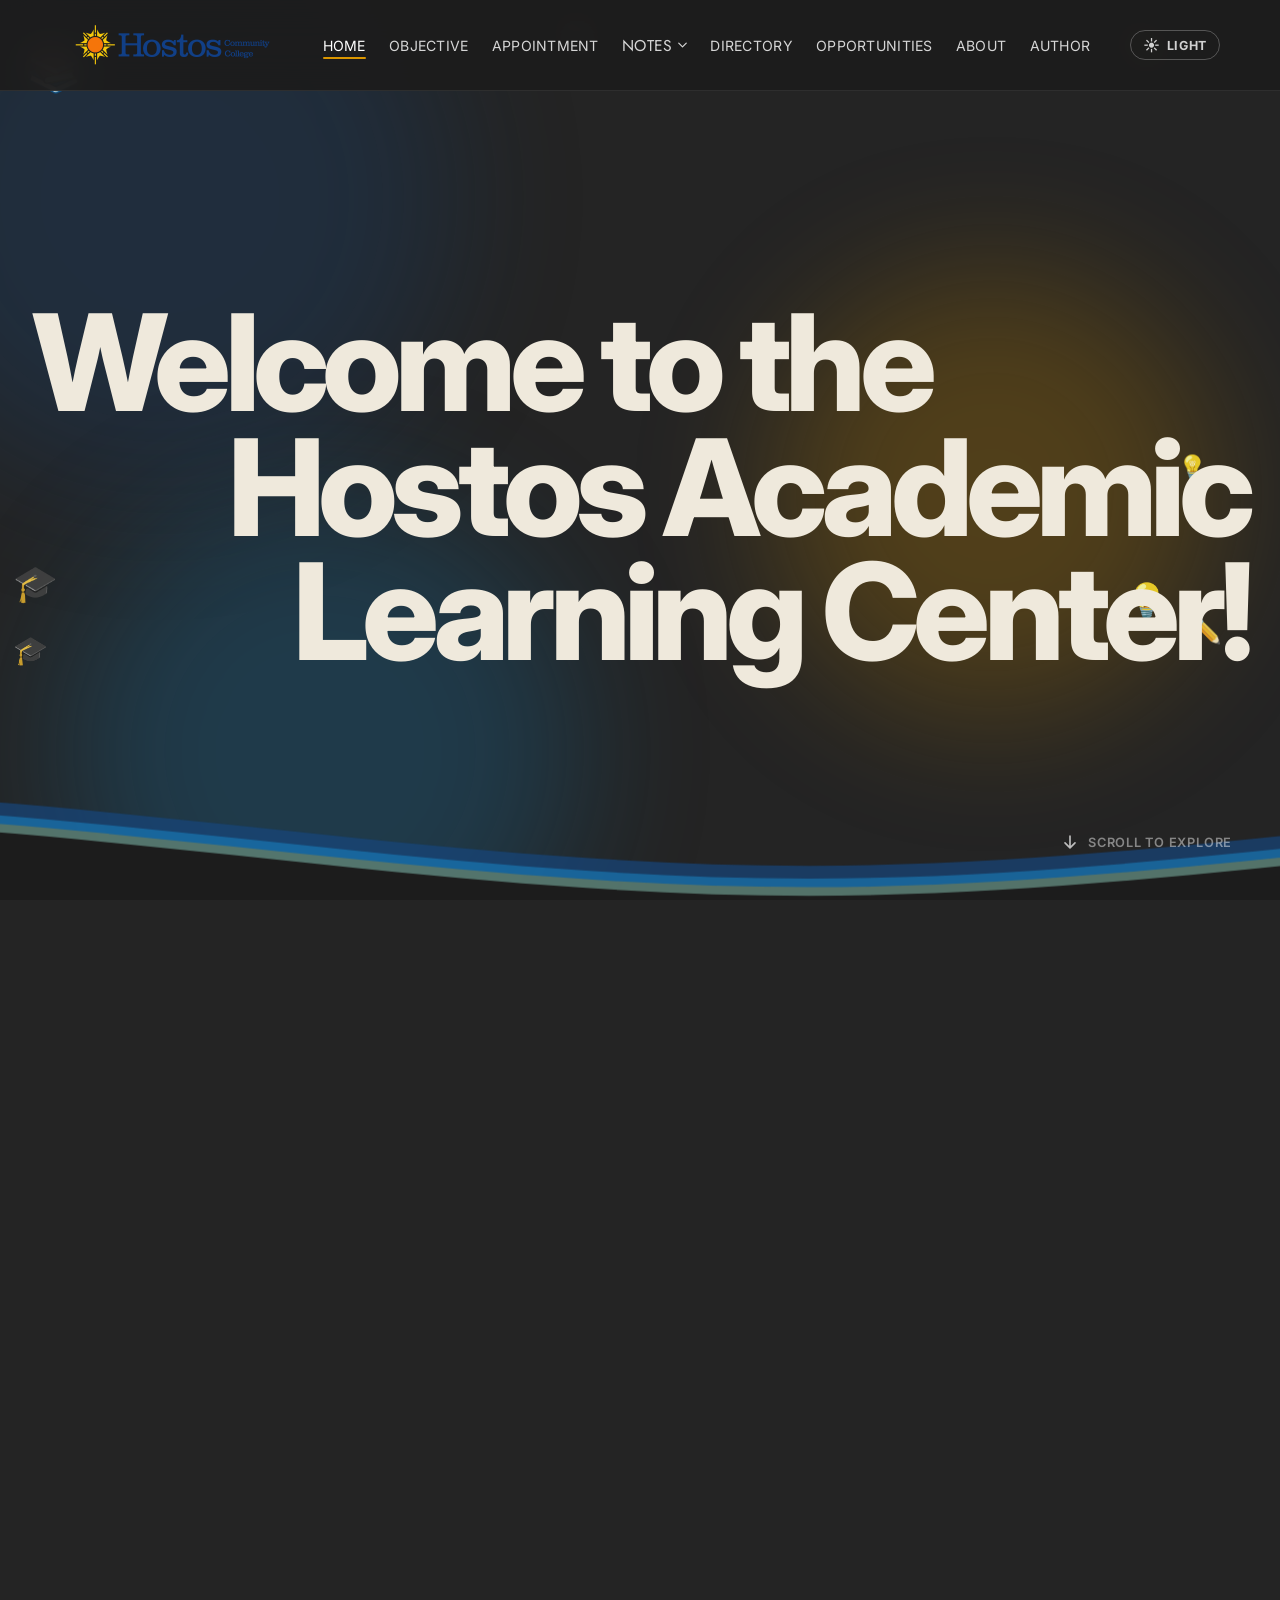
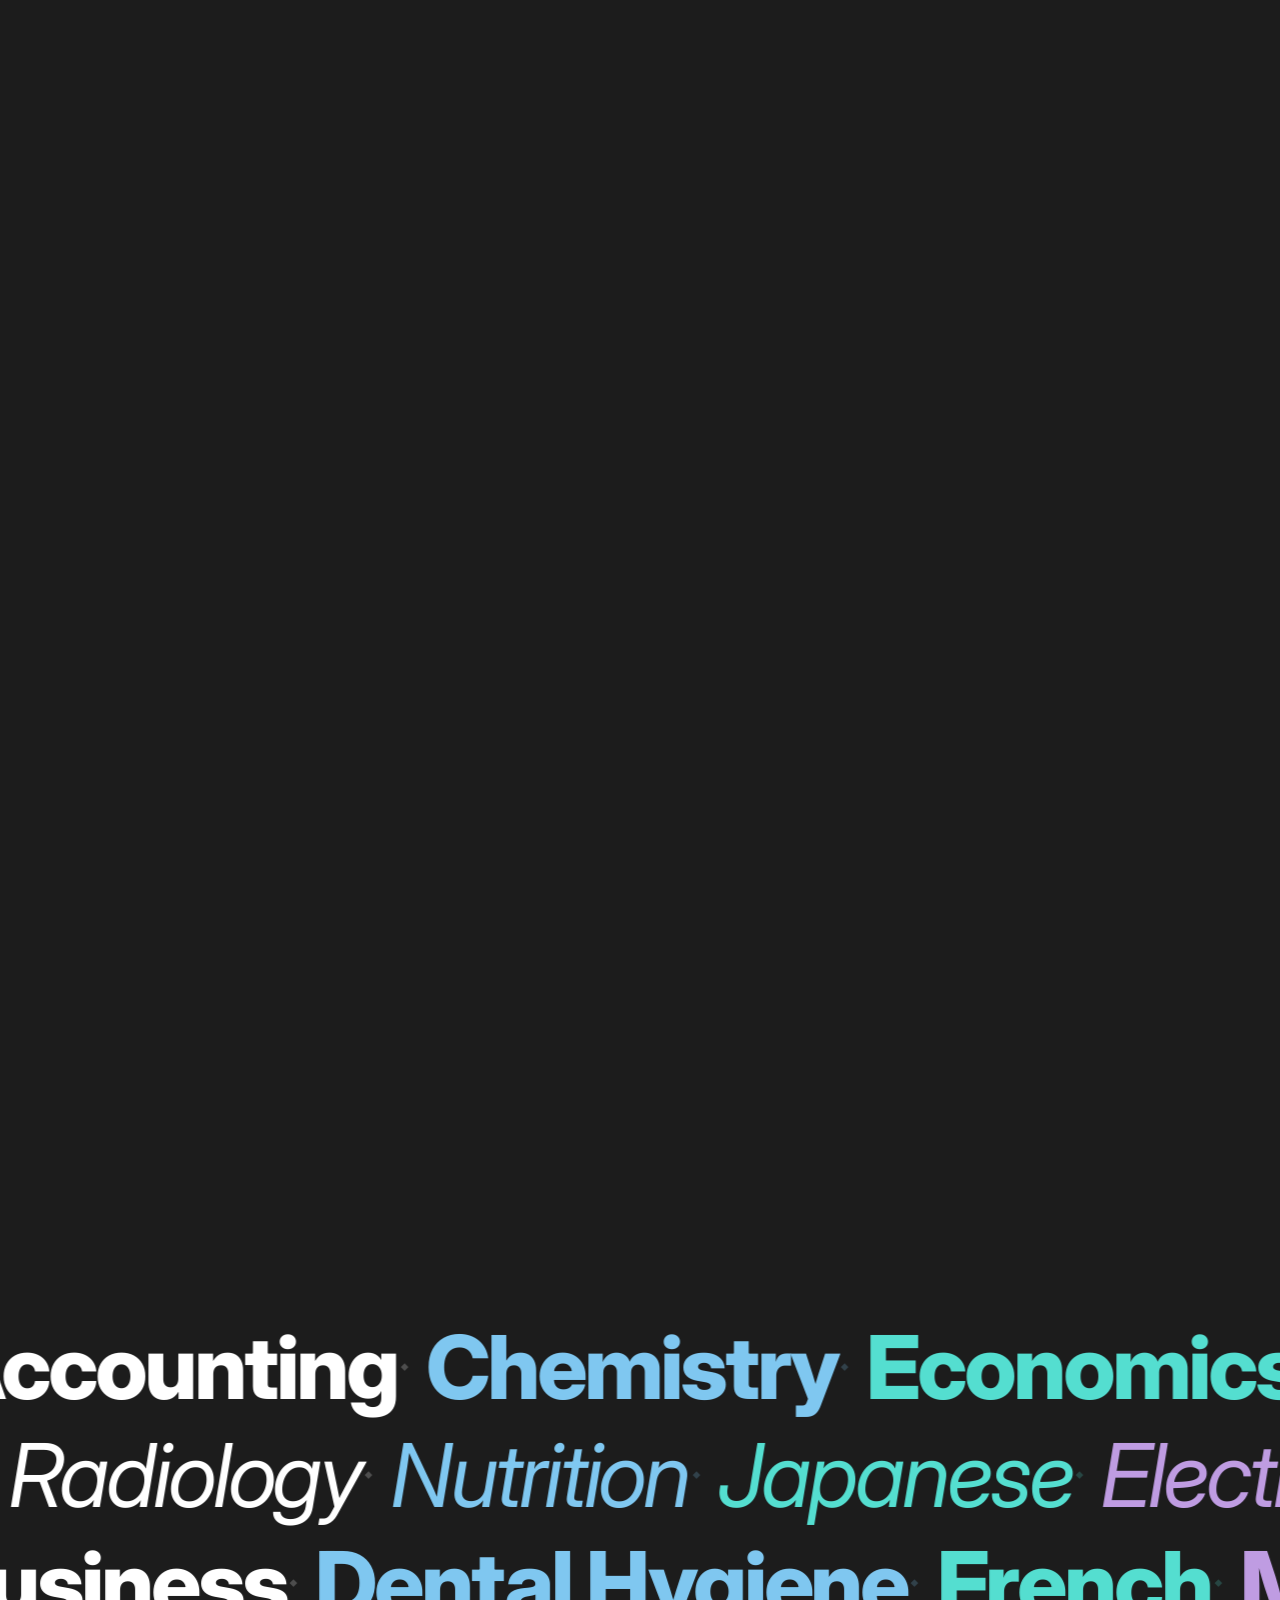
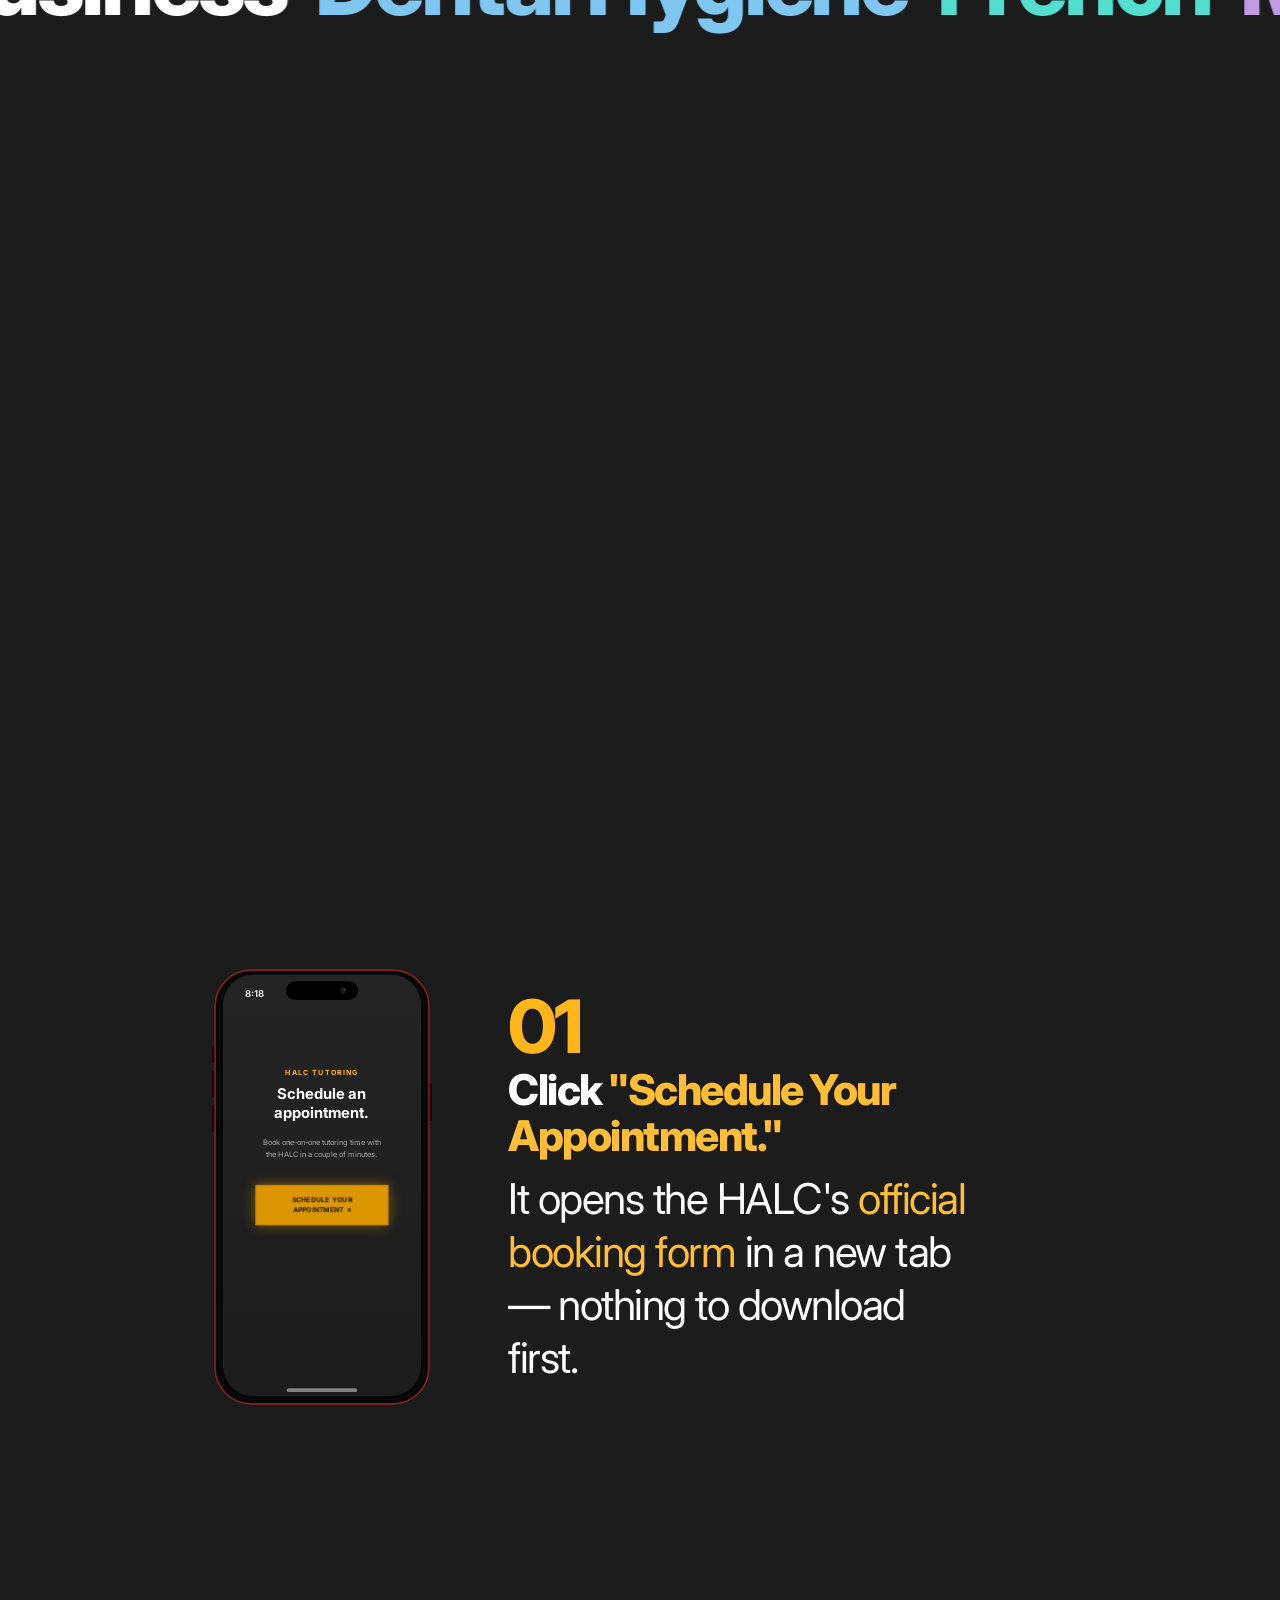
<file: index.html>
<!DOCTYPE html>
<html lang="en">
<head>
  <meta charset="UTF-8">
  <meta name="viewport" content="width=device-width, initial-scale=1.0">
  <meta name="description" content="Jackson Li's HALC academic resource hub for math, history, and economics notes.">
  <title>| HALC</title>
  <link rel="icon" type="image/png" href="hostos-sun-favicon.png">

  <link rel="preconnect" href="https://fonts.googleapis.com">
  <link rel="preconnect" href="https://fonts.gstatic.com" crossorigin>

  <link href="https://fonts.googleapis.com/css2?family=Cormorant+Garamond:wght@600;700&family=Jost:wght@400;500;700&display=swap" rel="stylesheet">

  <link href="https://fonts.googleapis.com/css2?family=Inter:wght@300;400;700;800&display=swap" rel="stylesheet">
  <link href="https://fonts.googleapis.com/css2?family=Nunito:wght@300;400;500;700&display=swap" rel="stylesheet">

  <link rel="stylesheet" href="assets/css/styles.css">
  <style>
    /* ══ DIRECTORY SECTION ══════════════════════════════════════════════ */
    .directory-section {
      background: var(--body-bg);
      padding-block: 6rem 8rem;
    }

    .dir-groups {
      display: flex;
      flex-direction: column;
      gap: 5rem;
      margin-top: 3.5rem;
    }

    .dir-group__header {
      display: flex;
      align-items: center;
      gap: 1.2rem;
      margin-bottom: 2rem;
      justify-content: center;
    }
    .dir-group__label {
      font-family: "Inter", sans-serif;
      font-size: var(--normal-font-size);
      font-weight: 400;
      letter-spacing: 0;
      text-transform: none;
      color: rgba(255,255,255,.82);
      position: relative;
      padding-bottom: .18rem;
    }
    body.light-mode .dir-group__label {
      color: hsl(217, 31%, 15%);
    }
    .dir-group__label::after {
      content: "";
      position: absolute;
      left: 0; bottom: 0;
      width: 100%; height: 2px;
      background: var(--gold-color);
      border-radius: 999px;
    }
    .dir-group__line {
      display: none;
    }

    .dir-grid {
      display: grid;
      grid-template-columns: repeat(4, 1fr);
      gap: 1.25rem 2rem;
      justify-items: center;
    }

    .dir-card {
      display: flex;
      flex-direction: column;
      gap: .18rem;
      padding: .9rem 1.1rem;
      border-left: 2px solid transparent;
      border-radius: 2px;
      transition: background .2s, border-color .2s;
      width: 100%;
    }
    .dir-card:hover {
      background: rgba(255,255,255,.04);
    }

    /* colour accent on left border per group */
    .dir-group--staff   .dir-card { border-left-color: hsl(45,100%,50%); }
    .dir-group--asst    .dir-card { border-left-color: hsl(202,79%,58%); }
    .dir-group--tutors  .dir-card { border-left-color: hsl(28,100%,52%); }

    .dir-card__name {
      font-family: "Inter", sans-serif;
      font-size: 1.05rem;
      font-weight: 700;
      letter-spacing: -.02em;
      line-height: 1.2;
    }
    .dir-group--staff   .dir-card__name { color: hsl(45,100%,62%); }
    .dir-group--asst    .dir-card__name { color: hsl(202,79%,68%); }
    .dir-group--tutors  .dir-card__name { color: hsl(28,100%,62%); }

    .dir-card__role {
      font-family: "Inter", sans-serif;
      font-size: 1.05rem;
      font-weight: 400;
      color: #ffffff;
      line-height: 1.45;
    }

    .dir-group--staff .dir-grid,
    .dir-group--asst .dir-grid,
    .dir-group--tutors .dir-grid {
      justify-content: center;
    }
    /* light mode */
    body.light-mode .dir-card:hover { background: rgba(0,0,0,.04); }
    body.light-mode .dir-group__line { background: rgba(0,0,0,.1); }
    body.light-mode .dir-card__role  { color: rgba(0,0,0,.45); }

    @media (max-width: 900px) {
      .dir-grid { grid-template-columns: repeat(2, 1fr); }
    }
    @media (max-width: 500px) {
      .dir-grid { grid-template-columns: 1fr; }
    }

    /* ── Directory scroll animations ─────────────────────────────────── */

    /* Group header: slides in from left */
    .dir-group__header {
      opacity: 0;
      transform: translateX(-28px);
      transition: opacity .55s ease, transform .55s ease;
    }
    .dir-group__header.dir-visible {
      opacity: 1;
      transform: translateX(0);
    }

    /* Each card: fades up with stagger */
    .dir-card {
      opacity: 0;
      transform: translateY(18px);
      transition: opacity .45s ease, transform .45s ease,
                  background .2s, border-color .2s;
    }
    .dir-card.dir-visible {
      opacity: 1;
      transform: translateY(0);
    }

    /* Underline on label grows in */
    .dir-group__label::after {
      transform: scaleX(0);
      transform-origin: left;
      transition: transform .5s ease .2s;
    }
    .dir-group__header.dir-visible .dir-group__label::after {
      transform: scaleX(1);
    }

    /* Respect reduced-motion */
    /* Directory section title matches people name size */

    @media (prefers-reduced-motion: reduce) {
      .dir-group__header,
      .dir-card {
        opacity: 1 !important;
        transform: none !important;
        transition: none !important;
      }
      .dir-group__label::after { transform: scaleX(1) !important; }
    }
  </style>
</head>
<body>
  <header class="header" id="header">
    <nav class="nav container">
      <a href="#" class="nav__logo">
        <img src="85aa596e3fba6a7ecd5890282c85e736.jpg" alt="Hostos Community College">
      </a>

      <button class="nav__toggle" id="nav-toggle" aria-label="Open menu" aria-expanded="false">
        <span></span>
        <span></span>
      </button>

      <div class="nav__menu" id="nav-menu">
        <ul class="nav__list">
          <li><a href="#home" class="nav__link">Home</a></li>
          <li><a href="#objective-scroll" class="nav__link nav__link--rainbow">Objective</a></li>
          <li><a href="#appointment" class="nav__link">Appointment</a></li>
          <li class="nav__item nav__item--dropdown">
            <a href="#math" class="nav__link nav__dropdown-toggle" aria-haspopup="true" aria-expanded="false">
              Notes
              <svg class="nav__dropdown-caret" viewBox="0 0 12 8" fill="none" xmlns="http://www.w3.org/2000/svg" aria-hidden="true">
                <path d="M1 1.5L6 6.5L11 1.5" stroke="currentColor" stroke-width="1.6" stroke-linecap="round" stroke-linejoin="round"/>
              </svg>
            </a>
            <ul class="nav__dropdown" id="nav-courses-dropdown">
              <li><a href="#economics" class="nav__link nav__dropdown-link">Economics</a></li>
              <li><a href="#history" class="nav__link nav__dropdown-link">History</a></li>
              <li><a href="#math" class="nav__link nav__dropdown-link">Mathematics</a></li>
            </ul>
          </li>
          <li><a href="#directory" class="nav__link">Directory</a></li>
          <li><a href="#opportunities" class="nav__link">Opportunities</a></li>
          <li><a href="#halc" class="nav__link">About</a></li>
          <li><a href="#about" class="nav__link">Author</a></li>
        </ul>
      </div>

      <button class="theme-toggle" id="theme-toggle" aria-label="Toggle light mode">
        <span class="theme-toggle__icon">☀</span>
        <span class="theme-toggle__label">Light</span>
      </button>
    </nav>
  </header>

  <main class="main">
<!-- ── INTRO SPLITSCREEN — pinned stacked title that drifts away and dissolves into the page below ── -->
    <section class="splitintro" id="home">
      <div class="splitintro-pin">
        <div class="splitintro-content">
          <div class="splitintro-title">
            <span class="splitintro-line splitintro-line--static" data-type="welcome">Welcome to the</span>
            <span class="splitintro-line splitintro-line--typed" data-type="welcome" id="splitintro-typed-line"></span>
          </div>
        </div>

        <div class="splitintro-badge">
          <svg class="splitintro-badge-icon" viewBox="0 0 24 24" fill="none" xmlns="http://www.w3.org/2000/svg" aria-hidden="true">
            <path d="M12 5v14M12 19l-6-6M12 19l6-6" stroke="currentColor" stroke-width="2" stroke-linecap="round" stroke-linejoin="round"/>
          </svg>
          <span>Scroll to Explore</span>
        </div>

        <canvas class="splitintro-particles" id="splitintro-particles" aria-hidden="true"></canvas>

        <div class="splitintro-bgfade" aria-hidden="true"></div>

        <!-- ── Floating academic icons ── -->
        <div class="splitintro-floats" aria-hidden="true">
          <span class="si-float si-float--1">📚</span>
          <span class="si-float si-float--2">✏️</span>
          <span class="si-float si-float--3">🎓</span>
          <span class="si-float si-float--4">💡</span>
          <span class="si-float si-float--5">📚</span>
          <span class="si-float si-float--6">✏️</span>
          <span class="si-float si-float--7">🎓</span>
          <span class="si-float si-float--8">💡</span>
        </div>

        <!-- ── Wave animation ── -->
        <div class="splitintro-waves" aria-hidden="true">
          <svg class="waves-svg" xmlns="http://www.w3.org/2000/svg" viewBox="0 24 150 28" preserveAspectRatio="none">
            <defs>
              <path id="wave-path" d="M-160 44c30 0 58-18 88-18s 58 18 88 18 58-18 88-18 58 18 88 18 v44h-352z"/>
            </defs>
            <g class="wave-parallax">
              <use href="#wave-path" class="wave wave--1" x="48" y="0"/>
              <use href="#wave-path" class="wave wave--2" x="48" y="3"/>
              <use href="#wave-path" class="wave wave--3" x="48" y="5"/>
              <use href="#wave-path" class="wave wave--4" x="48" y="7"/>
            </g>
          </svg>
        </div>

      </div>
    </section>

    <!-- ── OBJECTIVE SECTION — scroll-driven cinematic text (mirrors About) ── -->
    <section class="section objective-section" id="objective-scroll" data-home-anchor>
      <div class="objective-stage">
        <p class="objective-big-text" id="obj-text-out"></p>
        <p class="objective-big-text" id="obj-text-in"></p>
      </div>
    </section>



    <!-- ── SUBJECTS MARQUEE ── -->
    <section class="subjects-marquee" aria-label="Subjects available at the HALC tutoring centre">
      <div class="mq-wrap" id="mqWrap">
        <div class="mq-row" id="mqRow0"><div class="mq-track" id="mqTrack0"></div></div>
        <div class="mq-row mq-row--mid" id="mqRow1"><div class="mq-track" id="mqTrack1"></div></div>
        <div class="mq-row" id="mqRow2"><div class="mq-track" id="mqTrack2"></div></div>
      </div>
    </section>

    <section class="section appt-section" id="appointment">
      <div class="container">
        <div class="section__header center reveal">
          <span class="section__subtitle">Appointment</span>
          <h2 class="section__title">Schedule an appointment.</h2>
        </div>

        <div class="appt-layout">
          <div class="appt-phone-wrap reveal">
            <div class="appt-phone halc-svg-float-slow">
              <svg class="appt-phone-svg" viewBox="0 0 280 560" fill="none" xmlns="http://www.w3.org/2000/svg" aria-hidden="true">
                <defs>
                  <linearGradient id="apptScreenGrad" x1="0" y1="0" x2="0" y2="1">
                    <stop offset="0%" stop-color="#242424"/>
                    <stop offset="100%" stop-color="#1c1c1c"/>
                  </linearGradient>
                </defs>

                <!-- Side buttons -->
                <rect x="-1" y="100" width="4" height="22" rx="1.5" fill="#1a0606"/>
                <rect x="-1" y="132" width="4" height="34" rx="1.5" fill="#1a0606"/>
                <rect x="-1" y="176" width="4" height="34" rx="1.5" fill="#1a0606"/>
                <rect x="277" y="148" width="4" height="48" rx="1.5" fill="#1a0606"/>

                <!-- Frame -->
                <rect x="4" y="4" width="272" height="552" rx="46" fill="#050505" stroke="hsla(0,80%,55%,.55)" stroke-width="2"/>
                <!-- Inner bezel hairline -->
                <rect x="10" y="10" width="260" height="540" rx="40" fill="none" stroke="rgba(255,255,255,.06)" stroke-width="1"/>
                <!-- Screen -->
                <rect x="14" y="10" width="252" height="536" rx="38" fill="url(#apptScreenGrad)"/>

                <!-- ── Status bar: time left · Dynamic Island center · icons right ── -->
                <!-- Time -->
                <text id="apptClock" x="54" y="35" text-anchor="middle" font-family="Inter, sans-serif" font-size="12" font-weight="700" fill="rgba(255,255,255,.9)" dominant-baseline="middle">9:41</text>

                <!-- Dynamic Island pill (centered at top) -->
                <rect x="94" y="18" width="92" height="24" rx="12" fill="#000"/>
                <!-- Camera lens, offset toward the right side of the island like a real iPhone -->
                <circle cx="167" cy="30" r="5.5" fill="#0a0a0c"/>
                <circle cx="167" cy="30" r="3.4" fill="#1c1d24"/>
                <circle cx="168.6" cy="28.4" r="1.1" fill="rgba(255,255,255,.22)"/>

                <!-- App header icon -->
                <rect x="34" y="76" width="28" height="26" rx="6" fill="hsla(41,100%,43%,.16)" stroke="hsl(41,100%,43%)" stroke-width="1.2"/>
                <line x1="34" y1="86" x2="62" y2="86" stroke="hsl(41,100%,43%)" stroke-width="1.2"/>
                <line x1="42" y1="74" x2="42" y2="82" stroke="hsl(41,100%,43%)" stroke-width="1.2" stroke-linecap="round"/>
                <line x1="54" y1="74" x2="54" y2="82" stroke="hsl(41,100%,43%)" stroke-width="1.2" stroke-linecap="round"/>

                <text x="70" y="92" font-family="Inter, sans-serif" font-size="15" font-weight="700" fill="#ffffff">Book a Session</text>
                <text x="70" y="108" font-family="Inter, sans-serif" font-size="10" fill="rgba(255,255,255,.5)">HALC Tutoring</text>

                <line x1="34" y1="124" x2="246" y2="124" stroke="rgba(255,255,255,.08)" stroke-width="1"/>

                <!-- Weekday row -->
                <text x="40" y="152" text-anchor="middle" font-family="Inter, sans-serif" font-size="10" fill="rgba(255,255,255,.4)">S</text>
                <text x="73" y="152" text-anchor="middle" font-family="Inter, sans-serif" font-size="10" fill="rgba(255,255,255,.4)">M</text>
                <text x="106" y="152" text-anchor="middle" font-family="Inter, sans-serif" font-size="10" fill="rgba(255,255,255,.4)">T</text>
                <text x="139" y="152" text-anchor="middle" font-family="Inter, sans-serif" font-size="10" fill="rgba(255,255,255,.4)">W</text>
                <text x="172" y="152" text-anchor="middle" font-family="Inter, sans-serif" font-size="10" fill="rgba(255,255,255,.4)">T</text>
                <text x="205" y="152" text-anchor="middle" font-family="Inter, sans-serif" font-size="10" fill="rgba(255,255,255,.4)">F</text>
                <text x="238" y="152" text-anchor="middle" font-family="Inter, sans-serif" font-size="10" fill="rgba(255,255,255,.4)">S</text>

                <!-- Date row, one selected -->
                <text x="40" y="186" text-anchor="middle" font-family="Inter, sans-serif" font-size="12" fill="rgba(255,255,255,.75)">14</text>
                <text x="73" y="186" text-anchor="middle" font-family="Inter, sans-serif" font-size="12" fill="rgba(255,255,255,.75)">15</text>
                <text x="106" y="186" text-anchor="middle" font-family="Inter, sans-serif" font-size="12" fill="rgba(255,255,255,.75)">16</text>
                <text x="139" y="186" text-anchor="middle" font-family="Inter, sans-serif" font-size="12" fill="rgba(255,255,255,.75)">17</text>
                <circle cx="172" cy="181" r="15" fill="hsl(41,100%,43%)"/>
                <text x="172" y="186" text-anchor="middle" font-family="Inter, sans-serif" font-size="12" font-weight="700" fill="#161103">18</text>
                <text x="205" y="186" text-anchor="middle" font-family="Inter, sans-serif" font-size="12" fill="rgba(255,255,255,.75)">19</text>
                <text x="238" y="186" text-anchor="middle" font-family="Inter, sans-serif" font-size="12" fill="rgba(255,255,255,.75)">20</text>

                <line x1="34" y1="212" x2="246" y2="212" stroke="rgba(255,255,255,.08)" stroke-width="1"/>

                <text x="34" y="234" font-family="Inter, sans-serif" font-size="10" font-weight="600" letter-spacing="1" fill="rgba(255,255,255,.45)">AVAILABLE TIMES</text>

                <!-- Time slot pills -->
                <rect x="34" y="248" width="100" height="40" rx="20" fill="none" stroke="rgba(255,255,255,.25)" stroke-width="1.3"/>
                <text x="84" y="273" text-anchor="middle" font-family="Inter, sans-serif" font-size="11.5" fill="rgba(255,255,255,.8)">10:00 AM</text>

                <rect x="146" y="248" width="100" height="40" rx="20" fill="hsl(41,100%,43%)"/>
                <text x="196" y="273" text-anchor="middle" font-family="Inter, sans-serif" font-size="11.5" font-weight="700" fill="#161103">1:30 PM</text>

                <rect x="34" y="298" width="100" height="40" rx="20" fill="none" stroke="rgba(255,255,255,.25)" stroke-width="1.3"/>
                <text x="84" y="323" text-anchor="middle" font-family="Inter, sans-serif" font-size="11.5" fill="rgba(255,255,255,.8)">3:00 PM</text>

                <rect x="146" y="298" width="100" height="40" rx="20" fill="none" stroke="rgba(255,255,255,.25)" stroke-width="1.3"/>
                <text x="196" y="323" text-anchor="middle" font-family="Inter, sans-serif" font-size="11.5" fill="rgba(255,255,255,.8)">4:15 PM</text>

                <!-- Confirm button -->
                <rect x="34" y="462" width="212" height="52" rx="26" fill="hsl(41,100%,43%)"/>
                <text x="140" y="494" text-anchor="middle" font-family="Inter, sans-serif" font-size="14" font-weight="700" fill="#161103">Confirm Booking</text>

                <!-- Home bar (iPhone style — bottom center, pill shape) -->
                <rect x="95" y="536" width="90" height="5" rx="2.5" fill="rgba(255,255,255,.45)"/>
              </svg>
            </div>
          </div>

          <div class="appt-content reveal" style="--reveal-delay: 150ms">
            <p class="appt-lead">Book one-on-one tutoring time with the HALC in a couple of minutes — pick a course, pick a time, and you're set.</p>

            <a class="appt-cta-btn" href="https://forms.office.com/pages/responsepage.aspx?id=s_BgbwZfCU6XFZiduozH2GwDC5lX-TJOrAlEjgsVsM5UOVNZUTlTVDNLUjZGNjMxVzYwVjdNUkRJMS4u&route=shorturl" target="_blank" rel="noopener">
              Schedule Your Appointment ↗
            </a>
          </div>
        </div>
      </div>
    </section>

    <!-- ── APPOINTMENT HOW-TO — sticky phone, scroll-driven steps ── -->
    <section class="appt-howto-section" id="appt-howto">
      <div class="appt-howto-pin">

        <div class="appt-howto-phone-col">
          <div class="appt-howto-phone halc-svg-float-slow" id="howtoPhone" data-step="1">
            <svg class="appt-phone-svg" viewBox="0 0 280 560" fill="none" xmlns="http://www.w3.org/2000/svg" aria-hidden="true">
              <defs>
                <linearGradient id="howtoScreenGrad" x1="0" y1="0" x2="0" y2="1">
                  <stop offset="0%" stop-color="#242424"/>
                  <stop offset="100%" stop-color="#1c1c1c"/>
                </linearGradient>
                <clipPath id="howtoScreenClip">
                  <rect x="14" y="10" width="252" height="536" rx="38"/>
                </clipPath>
              </defs>
              <!-- Side buttons -->
              <rect x="-1" y="100" width="4" height="22" rx="1.5" fill="#1a0606"/>
              <rect x="-1" y="132" width="4" height="34" rx="1.5" fill="#1a0606"/>
              <rect x="-1" y="176" width="4" height="34" rx="1.5" fill="#1a0606"/>
              <rect x="277" y="148" width="4" height="48" rx="1.5" fill="#1a0606"/>
              <!-- Frame -->
              <rect x="4" y="4" width="272" height="552" rx="46" fill="#050505" stroke="hsla(0,80%,55%,.55)" stroke-width="2"/>
              <rect x="10" y="10" width="260" height="540" rx="40" fill="none" stroke="rgba(255,255,255,.06)" stroke-width="1"/>
              <rect x="14" y="10" width="252" height="536" rx="38" fill="url(#howtoScreenGrad)"/>
              <!-- Status bar -->
              <text id="howtoClock" x="54" y="35" text-anchor="middle" font-family="Inter, sans-serif" font-size="12" font-weight="700" fill="rgba(255,255,255,.9)" dominant-baseline="middle">9:41</text>
              <!-- Dynamic Island -->
              <rect x="94" y="18" width="92" height="24" rx="12" fill="#000"/>
              <circle cx="167" cy="30" r="5.5" fill="#0a0a0c"/>
              <circle cx="167" cy="30" r="3.4" fill="#1c1d24"/>
              <circle cx="168.6" cy="28.4" r="1.1" fill="rgba(255,255,255,.22)"/>
              <!-- Home bar -->
              <rect x="95" y="536" width="90" height="5" rx="2.5" fill="rgba(255,255,255,.45)"/>
              <!-- Step dots (5) -->
              <g id="howtoStepDots" clip-path="url(#howtoScreenClip)">
                <circle class="howto-dot" data-dot="1" cx="101.5" cy="556" r="3.5" fill="hsl(41,100%,43%)" opacity="1"/>
                <circle class="howto-dot" data-dot="2" cx="112.5" cy="556" r="3.5" fill="rgba(255,255,255,.3)" opacity="1"/>
                <circle class="howto-dot" data-dot="3" cx="123.5" cy="556" r="3.5" fill="rgba(255,255,255,.3)" opacity="1"/>
                <circle class="howto-dot" data-dot="4" cx="134.5" cy="556" r="3.5" fill="rgba(255,255,255,.3)" opacity="1"/>
                <circle class="howto-dot" data-dot="5" cx="145.5" cy="556" r="3.5" fill="rgba(255,255,255,.3)" opacity="1"/>
                <circle class="howto-dot" data-dot="6" cx="156.5" cy="556" r="3.5" fill="rgba(255,255,255,.3)" opacity="1"/>
                <circle class="howto-dot" data-dot="7" cx="167.5" cy="556" r="3.5" fill="rgba(255,255,255,.3)" opacity="1"/>
                <circle class="howto-dot" data-dot="8" cx="178.5" cy="556" r="3.5" fill="rgba(255,255,255,.3)" opacity="1"/>
              </g>

              <!-- ═══ STEP 1: website Schedule button ═══ -->
              <g class="howto-screen howto-screen--1">
                <text x="140" y="120" text-anchor="middle" font-family="Inter, sans-serif" font-size="9" font-weight="700" letter-spacing="1.5" fill="hsl(41,100%,55%)">HALC TUTORING</text>
                <text x="140" y="150" text-anchor="middle" font-family="Inter, sans-serif" font-size="19" font-weight="700" fill="#ffffff">Schedule an</text>
                <text x="140" y="174" text-anchor="middle" font-family="Inter, sans-serif" font-size="19" font-weight="700" fill="#ffffff">appointment.</text>
                <text x="140" y="208" text-anchor="middle" font-family="Inter, sans-serif" font-size="9.5" fill="rgba(255,255,255,.6)">Book one-on-one tutoring time with</text>
                <text x="140" y="224" text-anchor="middle" font-family="Inter, sans-serif" font-size="9.5" fill="rgba(255,255,255,.6)">the HALC in a couple of minutes.</text>
                <g id="howtoConfirmBtn1">
                  <rect id="howtoConfirmBtnBg" x="56" y="260" width="168" height="50" fill="transparent" stroke="hsl(41,100%,43%)" stroke-width="1.3"/>
                  <text id="howtoConfirmBtnText1" x="140" y="281" text-anchor="middle" font-family="Inter, sans-serif" font-size="8.5" font-weight="700" letter-spacing=".04em" fill="hsl(41,100%,55%)">SCHEDULE YOUR</text>
                  <text id="howtoConfirmBtnText2" x="140" y="294" text-anchor="middle" font-family="Inter, sans-serif" font-size="8.5" font-weight="700" letter-spacing=".04em" fill="hsl(41,100%,55%)">APPOINTMENT ↗</text>
                </g>
              </g>

              <!-- ═══ STEP 2: CUNYfirst sign-in ═══ -->
              <g class="howto-screen howto-screen--2">
                <rect x="34" y="74" width="28" height="28" rx="6" fill="#ffffff"/>
                <rect x="38" y="78" width="9" height="9" fill="#F25022"/>
                <rect x="49" y="78" width="9" height="9" fill="#7FBA00"/>
                <rect x="38" y="89" width="9" height="9" fill="#00A4EF"/>
                <rect x="49" y="89" width="9" height="9" fill="#FFB900"/>
                <text x="70" y="94" font-family="Inter, sans-serif" font-size="14" font-weight="600" fill="rgba(255,255,255,.85)">Sign in</text>
                <text x="34" y="128" font-family="Inter, sans-serif" font-size="9" font-weight="600" letter-spacing=".06em" fill="rgba(255,255,255,.4)">CUNYFIRST USERNAME</text>
                <rect x="34" y="136" width="212" height="34" rx="6" fill="rgba(255,255,255,.06)" stroke="hsl(41,100%,43%)" stroke-width="1.3"/>
                <text x="46" y="158" font-family="Inter, sans-serif" font-size="10" fill="hsl(41,100%,62%)">John.Doe72@login.cuny.edu</text>
                <text x="34" y="188" font-family="Inter, sans-serif" font-size="9.5" fill="rgba(255,255,255,.45)">Can't access your account?</text>
                <g id="howtoNextBtn">
                  <rect id="howtoNextBg" x="150" y="208" width="96" height="40" rx="5" fill="transparent" stroke="hsl(41,100%,43%)" stroke-width="1.3"/>
                  <text id="howtoNextText" x="198" y="232" text-anchor="middle" font-family="Inter, sans-serif" font-size="11" font-weight="700" fill="hsl(41,100%,55%)">Next</text>
                </g>
                <text x="140" y="290" text-anchor="middle" font-family="Inter, sans-serif" font-size="9" fill="rgba(255,255,255,.4)">Use your CUNYfirst login —</text>
                <text x="140" y="304" text-anchor="middle" font-family="Inter, sans-serif" font-size="9" fill="rgba(255,255,255,.4)">no separate account to create.</text>
              </g>

              <!-- ═══ STEP 3: CUNY portal login ═══ -->
              <g class="howto-screen howto-screen--3">
                <rect x="34" y="68" width="44" height="36" rx="4" fill="#ffffff"/>
                <text x="56" y="86" text-anchor="middle" font-family="Inter, sans-serif" font-size="11" font-weight="800" fill="#003366">CU</text>
                <text x="56" y="98" text-anchor="middle" font-family="Inter, sans-serif" font-size="11" font-weight="800" fill="#003366">NY</text>
                <text x="34" y="124" font-family="Inter, sans-serif" font-size="12" font-weight="700" fill="#ffffff">Web Applications Login</text>
                <text x="34" y="144" font-family="Inter, sans-serif" font-size="8" fill="rgba(255,255,255,.5)">Log in with your CUNY Login credentials:</text>
                <text x="34" y="168" font-family="Inter, sans-serif" font-size="9" font-weight="600" letter-spacing=".06em" fill="rgba(255,255,255,.4)">USERNAME</text>
                <rect x="34" y="176" width="212" height="32" rx="5" fill="rgba(255,255,255,.06)" stroke="hsl(41,100%,43%)" stroke-width="1.3"/>
                <text x="46" y="197" font-family="Inter, sans-serif" font-size="10" fill="hsl(41,100%,62%)">John.Doe72@login.cuny.edu</text>
                <text x="34" y="222" font-family="Inter, sans-serif" font-size="9" font-weight="600" letter-spacing=".06em" fill="rgba(255,255,255,.4)">PASSWORD</text>
                <rect x="34" y="230" width="212" height="32" rx="5" fill="rgba(255,255,255,.06)" stroke="rgba(255,255,255,.18)" stroke-width="1"/>
                <text x="46" y="251" font-family="Inter, sans-serif" font-size="11" fill="rgba(255,255,255,.6)">••••••••</text>
                <g id="howtoLoginBtn">
                  <rect id="howtoLoginBg" x="34" y="276" width="212" height="38" rx="5" fill="transparent" stroke="hsl(41,100%,43%)" stroke-width="1.3"/>
                  <text id="howtoLoginText" x="140" y="300" text-anchor="middle" font-family="Inter, sans-serif" font-size="11.5" font-weight="700" fill="hsl(41,100%,55%)">Login</text>
                </g>
                <text x="140" y="338" text-anchor="middle" font-family="Inter, sans-serif" font-size="9" fill="rgba(255,255,255,.4)">CUNY's own portal — a second,</text>
                <text x="140" y="352" text-anchor="middle" font-family="Inter, sans-serif" font-size="9" fill="rgba(255,255,255,.4)">separate login after Microsoft.</text>
              </g>

              <!-- ═══ STEP 4: Start Now ═══ -->
              <g class="howto-screen howto-screen--4">
                <text x="140" y="100" text-anchor="middle" font-family="Inter, sans-serif" font-size="13" font-weight="700" fill="#ffffff">HALC Tutoring</text>
                <text x="140" y="118" text-anchor="middle" font-family="Inter, sans-serif" font-size="13" font-weight="700" fill="#ffffff">Request Form</text>
                <line x1="34" y1="134" x2="246" y2="134" stroke="rgba(255,255,255,.08)" stroke-width="1"/>
                <text x="140" y="160" text-anchor="middle" font-family="Inter, sans-serif" font-size="9.5" fill="rgba(255,255,255,.55)">In-person · Mon–Thu, 11am–3pm &amp; 6–8pm</text>
                <text x="140" y="176" text-anchor="middle" font-family="Inter, sans-serif" font-size="9.5" fill="rgba(255,255,255,.55)">Virtual · Mon–Thu, 12–8pm &amp; Fri 11am–3pm</text>
                <text x="140" y="204" text-anchor="middle" font-family="Inter, sans-serif" font-size="9" fill="rgba(255,255,255,.4)">Answer a few quick questions to</text>
                <text x="140" y="218" text-anchor="middle" font-family="Inter, sans-serif" font-size="9" fill="rgba(255,255,255,.4)">match with an available tutor.</text>
                <g id="howtoStartNowBtn">
                  <rect id="howtoStartNowBg" x="34" y="462" width="212" height="50" rx="25" fill="transparent" stroke="hsl(41,100%,43%)" stroke-width="1.3"/>
                  <text id="howtoStartNowText" x="140" y="493" text-anchor="middle" font-family="Inter, sans-serif" font-size="13" font-weight="700" fill="hsl(41,100%,55%)">Start Now</text>
                </g>
              </g>

              <!-- ═══ STEP 5: modality + subject ═══ -->
              <g class="howto-screen howto-screen--5">
                <rect x="34" y="74" width="20" height="20" rx="4" fill="hsl(41,100%,43%)"/>
                <text x="44" y="88" text-anchor="middle" font-family="Inter, sans-serif" font-size="10" font-weight="700" fill="#161103">8</text>
                <text x="62" y="89" font-family="Inter, sans-serif" font-size="9.5" fill="rgba(255,255,255,.75)">Virtual or in-person tutoring?</text>
                <circle id="howtoModalityCircle" cx="42" cy="116" r="5" fill="hsl(41,100%,43%)" stroke="hsl(41,100%,43%)" stroke-width="1.3"/>
                <text x="54" y="120" font-family="Inter, sans-serif" font-size="10" fill="rgba(255,255,255,.8)">In-person</text>
                <circle cx="42" cy="142" r="5" fill="none" stroke="rgba(255,255,255,.3)" stroke-width="1.3"/>
                <text x="54" y="146" font-family="Inter, sans-serif" font-size="10" fill="rgba(255,255,255,.6)">Virtual</text>
                <line x1="34" y1="168" x2="246" y2="168" stroke="rgba(255,255,255,.08)" stroke-width="1"/>
                <rect x="34" y="182" width="20" height="20" rx="4" fill="hsl(41,100%,43%)"/>
                <text x="44" y="196" text-anchor="middle" font-family="Inter, sans-serif" font-size="10" font-weight="700" fill="#161103">9</text>
                <text x="62" y="197" font-family="Inter, sans-serif" font-size="9.5" fill="rgba(255,255,255,.75)">Subject (in-person)</text>
                <circle id="howtoSubjectCircle" cx="42" cy="224" r="5" fill="hsl(41,100%,43%)" stroke="hsl(41,100%,43%)" stroke-width="1.3"/>
                <text x="54" y="228" font-family="Inter, sans-serif" font-size="10" fill="rgba(255,255,255,.8)">MAT 150</text>
                <circle cx="42" cy="250" r="5" fill="none" stroke="rgba(255,255,255,.3)" stroke-width="1.3"/>
                <text x="54" y="254" font-family="Inter, sans-serif" font-size="10" fill="rgba(255,255,255,.6)">MAT 210</text>
                <circle cx="42" cy="276" r="5" fill="none" stroke="rgba(255,255,255,.3)" stroke-width="1.3"/>
                <text x="54" y="280" font-family="Inter, sans-serif" font-size="10" fill="rgba(255,255,255,.6)">ECO 101</text>
              </g>

              <!-- ═══ STEP 6: tutor + time table ═══ -->
              <g class="howto-screen howto-screen--6">
                <rect x="34" y="74" width="20" height="20" rx="4" fill="hsl(41,100%,43%)"/>
                <text x="44" y="88" text-anchor="middle" font-family="Inter, sans-serif" font-size="10" font-weight="700" fill="#161103">10</text>
                <text x="62" y="89" font-family="Inter, sans-serif" font-size="9.5" fill="rgba(255,255,255,.75)">MAT 150 (in-person)</text>
                <!-- mini schedule table -->
                <rect x="34" y="104" width="212" height="18" fill="rgba(255,255,255,.08)"/>
                <text x="84"  y="116" text-anchor="middle" font-family="Inter, sans-serif" font-size="8" font-weight="700" fill="rgba(255,255,255,.7)">Mon</text>
                <text x="138" y="116" text-anchor="middle" font-family="Inter, sans-serif" font-size="8" font-weight="700" fill="rgba(255,255,255,.7)">Tue</text>
                <text x="192" y="116" text-anchor="middle" font-family="Inter, sans-serif" font-size="8" font-weight="700" fill="rgba(255,255,255,.7)">Wed</text>
                <line x1="34" y1="122" x2="246" y2="122" stroke="rgba(255,255,255,.1)" stroke-width="1"/>
                <circle cx="84" cy="133" r="6" fill="hsla(41,100%,43%,.22)" stroke="hsl(41,100%,55%)" stroke-width="1"/>
                <text x="84" y="136" text-anchor="middle" font-family="Inter, sans-serif" font-size="7.5" font-weight="700" fill="hsl(41,100%,68%)">A</text>
                <circle cx="138" cy="133" r="6" fill="hsla(202,79%,58%,.22)" stroke="hsl(202,79%,65%)" stroke-width="1"/>
                <text x="138" y="136" text-anchor="middle" font-family="Inter, sans-serif" font-size="7.5" font-weight="700" fill="hsl(202,79%,75%)">B</text>
                <circle cx="192" cy="133" r="6" fill="hsla(202,79%,58%,.22)" stroke="hsl(202,79%,65%)" stroke-width="1"/>
                <text x="192" y="136" text-anchor="middle" font-family="Inter, sans-serif" font-size="7.5" font-weight="700" fill="hsl(202,79%,75%)">B</text>
                <line x1="34" y1="144" x2="246" y2="144" stroke="rgba(255,255,255,.06)" stroke-width="1"/>
                <circle cx="84" cy="155" r="6" fill="hsla(41,100%,43%,.22)" stroke="hsl(41,100%,55%)" stroke-width="1"/>
                <text x="84" y="158" text-anchor="middle" font-family="Inter, sans-serif" font-size="7.5" font-weight="700" fill="hsl(41,100%,68%)">A</text>
                <circle cx="138" cy="155" r="6" fill="hsla(174,68%,48%,.22)" stroke="hsl(174,68%,58%)" stroke-width="1"/>
                <text x="138" y="158" text-anchor="middle" font-family="Inter, sans-serif" font-size="7.5" font-weight="700" fill="hsl(174,68%,68%)">C</text>
                <circle cx="192" cy="155" r="6" fill="hsla(202,79%,58%,.22)" stroke="hsl(202,79%,65%)" stroke-width="1"/>
                <text x="192" y="158" text-anchor="middle" font-family="Inter, sans-serif" font-size="7.5" font-weight="700" fill="hsl(202,79%,75%)">B</text>
                <rect x="34" y="104" width="212" height="58" rx="4" fill="none" stroke="rgba(255,255,255,.18)" stroke-width="1"/>
                <line x1="84" y1="104" x2="84" y2="162" stroke="rgba(255,255,255,.08)" stroke-width="1"/>
                <line x1="138" y1="104" x2="138" y2="162" stroke="rgba(255,255,255,.08)" stroke-width="1"/>
                <line x1="192" y1="104" x2="192" y2="162" stroke="rgba(255,255,255,.08)" stroke-width="1"/>
                <text x="34" y="184" font-family="Inter, sans-serif" font-size="9" font-weight="600" letter-spacing=".06em" fill="rgba(255,255,255,.4)">PICK A TUTOR</text>
                <circle id="howtoTutorCircle" cx="42" cy="206" r="5" fill="none" stroke="rgba(255,255,255,.3)" stroke-width="1.3"/>
                <circle cx="60" cy="206" r="8" fill="hsla(41,100%,43%,.22)" stroke="hsl(41,100%,55%)" stroke-width="1"/>
                <text x="60" y="209" text-anchor="middle" font-family="Inter, sans-serif" font-size="8" font-weight="700" fill="hsl(41,100%,68%)">A</text>
                <text x="76" y="210" font-family="Inter, sans-serif" font-size="10" fill="rgba(255,255,255,.8)">Tutor A</text>
                <circle cx="42" cy="232" r="5" fill="none" stroke="rgba(255,255,255,.3)" stroke-width="1.3"/>
                <circle cx="60" cy="232" r="8" fill="hsla(202,79%,58%,.22)" stroke="hsl(202,79%,65%)" stroke-width="1"/>
                <text x="60" y="235" text-anchor="middle" font-family="Inter, sans-serif" font-size="8" font-weight="700" fill="hsl(202,79%,75%)">B</text>
                <text x="76" y="236" font-family="Inter, sans-serif" font-size="10" fill="rgba(255,255,255,.6)">Tutor B</text>
                <circle cx="42" cy="258" r="5" fill="none" stroke="rgba(255,255,255,.3)" stroke-width="1.3"/>
                <circle cx="60" cy="258" r="8" fill="hsla(174,68%,48%,.22)" stroke="hsl(174,68%,58%)" stroke-width="1"/>
                <text x="60" y="261" text-anchor="middle" font-family="Inter, sans-serif" font-size="8" font-weight="700" fill="hsl(174,68%,68%)">C</text>
                <text x="76" y="262" font-family="Inter, sans-serif" font-size="10" fill="rgba(255,255,255,.6)">Tutor C</text>
              </g>

              <!-- ═══ STEP 7: date, time, phone + submit ═══ -->
              <g class="howto-screen howto-screen--7">
                <text x="34" y="90" font-family="Inter, sans-serif" font-size="9" font-weight="600" letter-spacing=".06em" fill="rgba(255,255,255,.4)">APPOINTMENT DATE</text>
                <rect id="howtoDateCircleBg" x="34" y="98" width="212" height="32" rx="6" fill="rgba(255,255,255,.06)" stroke="rgba(255,255,255,.2)" stroke-width="1"/>
                <text id="howtoDateNum" x="46" y="119" font-family="Inter, sans-serif" font-size="11" fill="rgba(255,255,255,.8)">7/22/2026</text>
                <text x="34" y="152" font-family="Inter, sans-serif" font-size="9" font-weight="600" letter-spacing=".06em" fill="rgba(255,255,255,.4)">TIME</text>
                <rect x="34"  y="160" width="98" height="32" rx="6" fill="none" stroke="rgba(255,255,255,.2)" stroke-width="1"/>
                <text x="83"  y="180" text-anchor="middle" font-family="Inter, sans-serif" font-size="10.5" fill="rgba(255,255,255,.7)">3pm – 4pm</text>
                <g id="howtoStepTime">
                  <rect id="howtoTimePillBg" x="140" y="160" width="106" height="32" rx="6" fill="hsl(41,100%,43%)"/>
                  <text id="howtoTimePillText" x="193" y="180" text-anchor="middle" font-family="Inter, sans-serif" font-size="10.5" font-weight="700" fill="#161103">4pm – 5pm</text>
                </g>
                <text x="34" y="218" font-family="Inter, sans-serif" font-size="9" font-weight="600" letter-spacing=".06em" fill="rgba(255,255,255,.4)">PHONE NUMBER</text>
                <rect x="34" y="226" width="212" height="32" rx="6" fill="rgba(255,255,255,.06)" stroke="rgba(255,255,255,.18)" stroke-width="1"/>
                <text x="46" y="247" font-family="Inter, sans-serif" font-size="10.5" fill="rgba(255,255,255,.8)">(718) 555-0123</text>
                <g id="howtoSubmitBtn">
                  <rect id="howtoSubmitBg" x="34" y="462" width="212" height="50" rx="25" fill="transparent" stroke="hsl(41,100%,43%)" stroke-width="1.3"/>
                  <text id="howtoSubmitText" x="140" y="493" text-anchor="middle" font-family="Inter, sans-serif" font-size="14" font-weight="700" fill="hsl(41,100%,55%)">Submit</text>
                </g>
              </g>

              <!-- ═══ STEP 8: email confirmation ═══ -->
              <g class="howto-screen howto-screen--8">
                <text x="34" y="82" font-family="Inter, sans-serif" font-size="14" font-weight="700" fill="#ffffff">Inbox</text>
                <line x1="34" y1="94" x2="246" y2="94" stroke="rgba(255,255,255,.08)" stroke-width="1"/>
                <g id="howtoConfirmGroup">
                  <rect x="20" y="102" width="240" height="96" rx="10" fill="hsla(41,100%,43%,.1)" stroke="hsl(41,100%,43%)" stroke-width="1.3"/>
                  <circle id="howtoEmailDot" cx="34" cy="133" r="4" fill="hsl(41,100%,43%)"/>
                  <text x="46" y="124" font-family="Inter, sans-serif" font-size="10" font-weight="700" fill="#ffffff">HALC Tutoring</text>
                  <text x="224" y="124" text-anchor="end" font-family="Inter, sans-serif" font-size="8.5" fill="rgba(255,255,255,.35)">Just now</text>
                  <text x="46" y="140" font-family="Inter, sans-serif" font-size="11" font-weight="700" fill="hsl(41,100%,55%)">✓ Appointment Confirmed</text>
                  <text x="46" y="157" font-family="Inter, sans-serif" font-size="9.5" fill="rgba(255,255,255,.5)">Wednesday, 4pm – 5pm · In-Person</text>
                  <rect x="44" y="166" width="170" height="26" rx="6" fill="rgba(255,255,255,.05)" stroke="rgba(255,255,255,.12)" stroke-width="1"/>
                  <text x="52" y="183" font-family="Inter, sans-serif" font-size="9.5" font-weight="600" fill="rgba(255,255,255,.85)">Room C-596 · Hostos HALC</text>
                </g>
              </g>

            </svg>
          </div>
        </div>

        <div class="appt-howto-steps-col">
          <div class="appt-howto-step-stage">
            <div class="appt-howto-step" data-step="1">
              <span class="appt-howto-num">01</span>
              <h3 class="appt-howto-title">Click <span class="appt-gold">"Schedule Your Appointment."</span></h3>
              <p class="appt-howto-desc">It opens the HALC's <span class="appt-lavender">official booking form</span> in a new tab — nothing to download first.</p>
            </div>
            <div class="appt-howto-step" data-step="2">
              <span class="appt-howto-num">02</span>
              <h3 class="appt-howto-title">Sign in with your <span class="appt-gold">CUNYfirst username.</span></h3>
              <p class="appt-howto-desc">Use your <span class="appt-lavender">CUNYfirst login</span> (e.g. John.Doe72@login.cuny.edu) — the same one you use for CUNY apps.</p>
            </div>
            <div class="appt-howto-step" data-step="3">
              <span class="appt-howto-num">03</span>
              <h3 class="appt-howto-title">Log in again on the <span class="appt-gold">CUNY portal.</span></h3>
              <p class="appt-howto-desc">After Microsoft, you'll hit a second <span class="appt-lavender">CUNY login screen</span> — enter the same username and password, then click <strong>Login.</strong></p>
            </div>
            <div class="appt-howto-step" data-step="4">
              <span class="appt-howto-num">04</span>
              <h3 class="appt-howto-title">Click <span class="appt-gold">Start Now</span> and answer the questions.</h3>
              <p class="appt-howto-desc">This kicks off the <span class="appt-lavender">Tutoring Request Form.</span></p>
            </div>
            <div class="appt-howto-step" data-step="5">
              <span class="appt-howto-num">05</span>
              <h3 class="appt-howto-title">Choose your <span class="appt-gold">modality and subject.</span></h3>
              <p class="appt-howto-desc">Pick <span class="appt-lavender">in-person or virtual,</span> then select the subject you need help with.</p>
            </div>
            <div class="appt-howto-step" data-step="6">
              <span class="appt-howto-num">06</span>
              <h3 class="appt-howto-title">Pick a <span class="appt-gold">tutor and time</span> from the table.</h3>
              <p class="appt-howto-desc">The schedule shows <span class="appt-lavender">which tutor is available</span> for each day and hour.</p>
            </div>
            <div class="appt-howto-step" data-step="7">
              <span class="appt-howto-num">07</span>
              <h3 class="appt-howto-title">Select a <span class="appt-gold">date and time,</span> add your phone number.</h3>
              <p class="appt-howto-desc">Fill in your <span class="appt-lavender">appointment date, time, and phone number,</span> then hit <strong>Submit.</strong></p>
            </div>
            <div class="appt-howto-step" data-step="8">
              <span class="appt-howto-num">08</span>
              <h3 class="appt-howto-title">Watch <span class="appt-gold">your email.</span></h3>
              <p class="appt-howto-desc">You'll get a confirmation with your <span class="appt-lavender">tutor, time, and room</span> (or a Teams link if it's virtual).</p>
            </div>
          </div>
        </div>
      </div>
    </section>

    <section class="section courses" id="economics">
      <div class="symbol-field" aria-hidden="true">
        <span class="sym" data-depth="0.4" style="--sx:1%;  --sy:6%;  --sr:-10deg; --ss:2.4; --sc:hsl(54,100%,48%)">$</span>
        <span class="sym" data-depth="0.5" style="--sx:3%;  --sy:38%; --sr:15deg;  --ss:1.4; --sc:hsl(202,79%,58%)">≈</span>
        <span class="sym" data-depth="0.4" style="--sx:2%;  --sy:66%; --sr:-16deg; --ss:1.5; --sc:hsl(54,100%,48%)">μ</span>
        <span class="sym" data-depth="0.2" style="--sx:1%;  --sy:84%; --sr:-5deg;  --ss:1.3; --sc:hsl(270,55%,62%)">∑</span>
        <span class="sym" data-depth="0.6" style="--sx:91%; --sy:6%;  --sr:8deg;   --ss:1.8; --sc:hsl(174,68%,48%)">%</span>
        <span class="sym" data-depth="0.7" style="--sx:93%; --sy:30%; --sr:22deg;  --ss:1.1; --sc:hsl(356,74%,58%)">€</span>
        <span class="sym" data-depth="0.3" style="--sx:91%; --sy:58%; --sr:-6deg;  --ss:2.0; --sc:hsl(41,100%,55%)">↗</span>
        <span class="sym" data-depth="0.6" style="--sx:92%; --sy:83%; --sr:10deg;  --ss:1.3; --sc:hsl(174,68%,48%)">%</span>
      </div>
      <div class="container">
        <div class="section__header center reveal">
          <span class="section__subtitle">Economics</span>
          <h2 class="section__title">Foundations for economic thinking.</h2>
        </div>
        <div class="course-grid course-grid--two">
          <a href="courses/eco101.html" class="course-card course-card--eco101 reveal reveal--card">
            <img src="assets/img/provided/economics-yuan-usd.webp" alt="">
            <h3>ECO 101</h3>
            <p>Microeconomics</p>
          </a>
        </div>
      </div>
    </section>

    <section class="section courses courses--alt" id="history">
      <div class="symbol-field" aria-hidden="true">
        <span class="sym" data-depth="0.4" style="--sx:1%;  --sy:6%;  --sr:-8deg;  --ss:2.0; --sc:hsl(41,100%,55%)">⚑</span>
        <span class="sym" data-depth="0.5" style="--sx:3%;  --sy:38%; --sr:12deg;  --ss:1.4; --sc:hsl(356,74%,58%)">⚖</span>
        <span class="sym" data-depth="0.4" style="--sx:2%;  --sy:68%; --sr:-10deg; --ss:1.5; --sc:hsl(202,79%,58%)">1865</span>
        <span class="sym" data-depth="0.3" style="--sx:1%;  --sy:85%; --sr:-14deg; --ss:1.2; --sc:hsl(174,68%,48%)">✦</span>
        <span class="sym" data-depth="0.6" style="--sx:91%; --sy:6%;  --sr:10deg;  --ss:1.6; --sc:hsl(202,79%,58%)">1776</span>
        <span class="sym" data-depth="0.7" style="--sx:93%; --sy:30%; --sr:18deg;  --ss:1.0; --sc:hsl(270,55%,62%)">⊕</span>
        <span class="sym" data-depth="0.2" style="--sx:91%; --sy:58%; --sr:-5deg;  --ss:2.2; --sc:hsl(41,100%,55%)">★</span>
        <span class="sym" data-depth="0.4" style="--sx:92%; --sy:83%; --sr:8deg;   --ss:1.3; --sc:hsl(41,100%,55%)">★</span>
      </div>
      <div class="container">
        <div class="section__header center reveal">
          <span class="section__subtitle">History</span>
          <h2 class="section__title">United States history resources.</h2>
        </div>
        <div class="course-grid course-grid--four">
          <a href="courses/his210.html" class="course-card course-card--his210 reveal reveal--card" style="--reveal-delay: 0ms">
            <img src="History/d73db351851a5090a79740d9665db3ad.jpg" alt="">
            <h3>HIS 210</h3>
            <p>United States History: Through the Civil War</p>
          </a>
          <a href="courses/his211.html" class="course-card course-card--his211 reveal reveal--card" style="--reveal-delay: 110ms">
            <img src="assets/img/provided/history-us-ussr-flags.webp" alt="">
            <h3>HIS 211</h3>
            <p>United States History: Reconstruction to the Present</p>
          </a>
        </div>
      </div>
    </section>

    <section class="section courses" id="math">
      <div class="symbol-field" aria-hidden="true">
        <span class="sym" data-depth="0.3" style="--sx:1%;  --sy:6%;  --sr:-12deg; --ss:2.2; --sc:hsl(174,68%,48%)">∫</span>
        <span class="sym" data-depth="0.5" style="--sx:3%;  --sy:38%; --sr:10deg;  --ss:1.5; --sc:hsl(202,79%,58%)">∂</span>
        <span class="sym" data-depth="0.3" style="--sx:2%;  --sy:66%; --sr:-18deg; --ss:1.6; --sc:hsl(41,100%,55%)">λ</span>
        <span class="sym" data-depth="0.4" style="--sx:1%;  --sy:85%; --sr:8deg;   --ss:1.3; --sc:hsl(356,74%,58%)">√</span>
        <span class="sym" data-depth="0.6" style="--sx:91%; --sy:6%;  --sr: 8deg;  --ss:2.6; --sc:hsl(41,100%,55%)">Σ</span>
        <span class="sym" data-depth="0.7" style="--sx:93%; --sy:30%; --sr:20deg;  --ss:1.1; --sc:hsl(174,68%,48%)">∞</span>
        <span class="sym" data-depth="0.2" style="--sx:91%; --sy:58%; --sr:-6deg;  --ss:1.8; --sc:hsl(270,55%,62%)">π</span>
        <span class="sym" data-depth="0.5" style="--sx:92%; --sy:83%; --sr:6deg;   --ss:1.2; --sc:hsl(202,79%,58%)">Δ</span>
      </div>
      <div class="container">
        <div class="section__header center reveal">
          <span class="section__subtitle">Mathematics</span>
          <h2 class="section__title">Math notes by course.</h2>
        </div>
        <div class="course-grid course-grid--four">
          <a href="courses/mat150.html" class="course-card course-card--mat150 reveal reveal--card" style="--reveal-delay: 0ms">
            <img src="assets/img/provided/mat150-quadratic-formula.webp" alt="">
            <h3>MAT 150</h3>
            <p>College Algebra with Trigonometric Functions</p>
          </a>
          <a href="courses/mat210.html" class="course-card course-card--mat210 reveal reveal--card" style="--reveal-delay: 90ms">
            <img src="assets/img/provided/calc1-limit-definition.webp" alt="">
            <h3>MAT 210</h3>
            <p>Calculus 1</p>
          </a>
          <a href="courses/mat310.html" class="course-card course-card--mat310 reveal reveal--card" style="--reveal-delay: 180ms">
            <img src="assets/img/provided/calc3-greens-theorem.webp" alt="">
            <h3>MAT 310</h3>
            <p>Calculus 3</p>
          </a>
          <a href="courses/mat320.html" class="course-card course-card--mat320 reveal reveal--card" style="--reveal-delay: 270ms">
            <img src="assets/img/provided/linear-algebra-av-lambda-v.webp" alt="">
            <h3>MAT 320</h3>
            <p>Linear Algebra with Vector Analysis</p>
          </a>
        </div>
      </div>
    </section>




    <section class="section directory-section" id="directory">
      <div class="container">
        <div class="section__header center reveal">
          <span class="section__subtitle">Directory</span>
          <h2 class="section__title">Meet the HALC team.</h2>
        </div>

        <div class="dir-groups">

          <!-- Office Staff -->
          <div class="dir-group dir-group--staff reveal">
            <div class="dir-group__header">
              <span class="dir-group__label">HALC Office Staff</span>
              <span class="dir-group__line"></span>
            </div>
            <div class="dir-grid">
          <div class="dir-card">
            <span class="dir-card__name">Lissette Jourdain</span>
            <span class="dir-card__role">HALC Director</span>
          </div>
          <div class="dir-card">
            <span class="dir-card__name">Erika Monje Gonzalez</span>
            <span class="dir-card__role">HALC Program Coordinator</span>
          </div>
          <div class="dir-card">
            <span class="dir-card__name">Andrea Campos</span>
            <span class="dir-card__role">HALC CUNY Office Assistant</span>
          </div>
            </div>
          </div>

          <!-- College Assistants -->
          <div class="dir-group dir-group--asst reveal">
            <div class="dir-group__header">
              <span class="dir-group__label">HALC College Assistants</span>
              <span class="dir-group__line"></span>
            </div>
            <div class="dir-grid">
          <div class="dir-card">
            <span class="dir-card__name">Allyah Gomez</span>
            <span class="dir-card__role">HALC College Assistant</span>
          </div>
          <div class="dir-card">
            <span class="dir-card__name">Amy Santos</span>
            <span class="dir-card__role">HALC College Assistant</span>
          </div>
          <div class="dir-card">
            <span class="dir-card__name">Charles Dour</span>
            <span class="dir-card__role">HALC College Assistant</span>
          </div>
          <div class="dir-card">
            <span class="dir-card__name">Marie Inamori</span>
            <span class="dir-card__role">College Assistant · Tutor · Japanese</span>
          </div>
          <div class="dir-card">
            <span class="dir-card__name">Yanilssa Taveras</span>
            <span class="dir-card__role">HALC Workshops Facilitator</span>
          </div>
            </div>
          </div>

          <!-- Tutors -->
          <div class="dir-group dir-group--tutors reveal">
            <div class="dir-group__header">
              <span class="dir-group__label">HALC Tutors</span>
              <span class="dir-group__line"></span>
            </div>
            <div class="dir-grid">
          <div class="dir-card">
            <span class="dir-card__name">Abdou Gbadamassi</span>
            <span class="dir-card__role">Tutor · Mathematics</span>
          </div>
          <div class="dir-card">
            <span class="dir-card__name">Agossou Comlan</span>
            <span class="dir-card__role">Tutor · Mathematics</span>
          </div>
          <div class="dir-card">
            <span class="dir-card__name">Alexis Ondongo</span>
            <span class="dir-card__role">Tutor · Mathematics</span>
          </div>
          <div class="dir-card">
            <span class="dir-card__name">Anna Sakai</span>
            <span class="dir-card__role">Tutor · Chemistry</span>
          </div>
          <div class="dir-card">
            <span class="dir-card__name">Anthony Cruz</span>
            <span class="dir-card__role">Tutor · Mathematics</span>
          </div>
          <div class="dir-card">
            <span class="dir-card__name">Denisse Feliz</span>
            <span class="dir-card__role">Tutor · Biology</span>
          </div>
          <div class="dir-card">
            <span class="dir-card__name">Edward Hernandez</span>
            <span class="dir-card__role">Tutor · Mathematics</span>
          </div>
          <div class="dir-card">
            <span class="dir-card__name">Edwin Hernandez</span>
            <span class="dir-card__role">Tutor · Mathematics</span>
          </div>
          <div class="dir-card">
            <span class="dir-card__name">Emmanuel Asiamah</span>
            <span class="dir-card__role">Tutor · Mathematics · Computer Science</span>
          </div>
          <div class="dir-card">
            <span class="dir-card__name">Fathima Hussain</span>
            <span class="dir-card__role">Tutor · Accounting · Business</span>
          </div>
          <div class="dir-card">
            <span class="dir-card__name">Fouad Oukpedjo</span>
            <span class="dir-card__role">Tutor · Psychology · Sociology</span>
          </div>
          <div class="dir-card">
            <span class="dir-card__name">Harlet Lopez</span>
            <span class="dir-card__role">Tutor · Chemistry · Nursing</span>
          </div>
          <div class="dir-card">
            <span class="dir-card__name">Ira Freeland</span>
            <span class="dir-card__role">Tutor · Chemistry</span>
          </div>
          <div class="dir-card">
            <span class="dir-card__name">Jackson Li</span>
            <span class="dir-card__role">Tutor · Economics · History · Mathematics</span>
          </div>
          <div class="dir-card">
            <span class="dir-card__name">Jimmy Reyes</span>
            <span class="dir-card__role">Tutor · Biology</span>
          </div>
          <div class="dir-card">
            <span class="dir-card__name">Juan Chamorro</span>
            <span class="dir-card__role">Tutor · Mathematics</span>
          </div>
          <div class="dir-card">
            <span class="dir-card__name">Juan Carlos Perez</span>
            <span class="dir-card__role">Tutor · History · Psychology · Sociology</span>
          </div>
          <div class="dir-card">
            <span class="dir-card__name">Kashanti Keise</span>
            <span class="dir-card__role">Tutor · Mathematics</span>
          </div>
          <div class="dir-card">
            <span class="dir-card__name">Keyandra Bussey</span>
            <span class="dir-card__role">Tutor · Biology · Chemistry</span>
          </div>
          <div class="dir-card">
            <span class="dir-card__name">Lady Trejo</span>
            <span class="dir-card__role">Tutor · Nutrition</span>
          </div>
          <div class="dir-card">
            <span class="dir-card__name">Lissette Nunez</span>
            <span class="dir-card__role">Tutor · Spanish</span>
          </div>
          <div class="dir-card">
            <span class="dir-card__name">Mamadou Doumbia</span>
            <span class="dir-card__role">Tutor · Mathematics</span>
          </div>
          <div class="dir-card">
            <span class="dir-card__name">Maria Juarez Garcia</span>
            <span class="dir-card__role">Tutor · Mathematics</span>
          </div>
          <div class="dir-card">
            <span class="dir-card__name">Matar Diouf</span>
            <span class="dir-card__role">Tutor · Electrical Circuits · Mathematics · Physics</span>
          </div>
          <div class="dir-card">
            <span class="dir-card__name">Mohammed Hossain</span>
            <span class="dir-card__role">Tutor · Chemistry · Mathematics</span>
          </div>
          <div class="dir-card">
            <span class="dir-card__name">Nakia Benjamin</span>
            <span class="dir-card__role">Tutor · Digital Design · Game Design</span>
          </div>
          <div class="dir-card">
            <span class="dir-card__name">Rowan Desoky</span>
            <span class="dir-card__role">Tutor · Biology · Chemistry</span>
          </div>
          <div class="dir-card">
            <span class="dir-card__name">Temitope Ayeni</span>
            <span class="dir-card__role">Tutor · Mathematics</span>
          </div>
          <div class="dir-card">
            <span class="dir-card__name">Yassir Djossou</span>
            <span class="dir-card__role">Tutor · French · Mathematics</span>
          </div>
          <div class="dir-card">
            <span class="dir-card__name">Yedmy Batista</span>
            <span class="dir-card__role">Tutor · Business · Economics</span>
          </div>
          <div class="dir-card">
            <span class="dir-card__name">Pamela Paniagua</span>
            <span class="dir-card__role">Tutor · Nursing</span>
          </div>

            </div>
          </div>

        </div>
      </div>
    </section>

    <section class="section opps-section" id="opportunities">
      <div class="container">
        <div class="section__header center reveal">
          <span class="section__subtitle">Opportunities</span>
          <h2 class="section__title">Become a Tutor at the HALC.</h2>
        </div>
      </div>

      <div class="opps-stage">
        <p class="opps-big-text" id="opps-text-out"></p>
        <p class="opps-big-text" id="opps-text-in"></p>
      </div>
    </section>

    <section class="section halc-section" id="halc">
      <div class="container">
        <div class="section__header center reveal">
          <span class="section__subtitle">About</span>
          <h2 class="section__title">Visit us at the HALC.</h2>
        </div>
      </div>

      <div class="halc-stage">
        <p class="halc-big-text" id="halc-text-out"></p>
        <p class="halc-big-text" id="halc-text-in"></p>

        <!-- Map: fades in only during the address line -->
        <div class="halc-map-overlay" id="halc-map-overlay">
          <div class="halc-map-embed">
            <iframe
              title="Hostos Community College location"
              loading="lazy"
              allowfullscreen
              referrerpolicy="no-referrer-when-downgrade"
              src="https://maps.google.com/maps?q=Hostos+Community+College+450+Grand+Concourse+Bronx+NY+10451&t=&z=17&ie=UTF8&iwloc=&output=embed">
            </iframe>
          </div>
        </div>

        <!-- Subway + bus pills: removed — pills are now inline in the scroll text -->
      </div>
    </section>

    <section class="section about-section" id="about">
      <div class="about-stage">
        <!-- outgoing line (fades up out) -->
        <p class="about-big-text" id="about-text-out"></p>
        <!-- incoming line (rises in from below) -->
        <p class="about-big-text" id="about-text-in"></p>
      </div>
    </section>

  </main>

  <footer class="footer">
    <p>&copy; 2026 Jackson Li. All rights reserved. Developed for students at Hostos Community College and the Hostos Academic Learning Center (HALC).</p>
    <p class="footer__terms">By using this website you agree to the <a href="terms.html">terms of use</a>.</p>
  </footer>
  <script src="assets/js/main.js"></script>
  <script>
    /* ── Directory scroll animations ──────────────────────────────────── */
    (function () {
      if (!('IntersectionObserver' in window)) {
        // Fallback: just make everything visible immediately
        document.querySelectorAll('.dir-group__header, .dir-card').forEach(el => el.classList.add('dir-visible'));
        return;
      }

      /* Animate group headers as soon as they enter the viewport */
      const headerObs = new IntersectionObserver((entries) => {
        entries.forEach(entry => {
          if (entry.isIntersecting) {
            entry.target.classList.add('dir-visible');
            headerObs.unobserve(entry.target);
          }
        });
      }, { threshold: 0.3 });

      document.querySelectorAll('.dir-group__header').forEach(h => headerObs.observe(h));

      /* Animate each grid of cards with per-card stagger */
      const gridObs = new IntersectionObserver((entries) => {
        entries.forEach(entry => {
          if (!entry.isIntersecting) return;
          const cards = entry.target.querySelectorAll('.dir-card');
          cards.forEach((card, i) => {
            card.style.transitionDelay = (i * 45) + 'ms';
            card.classList.add('dir-visible');
          });
          gridObs.unobserve(entry.target);
        });
      }, { threshold: 0.08 });

      document.querySelectorAll('.dir-grid').forEach(grid => gridObs.observe(grid));
    })();
  </script>
</body>
</html>
</file>
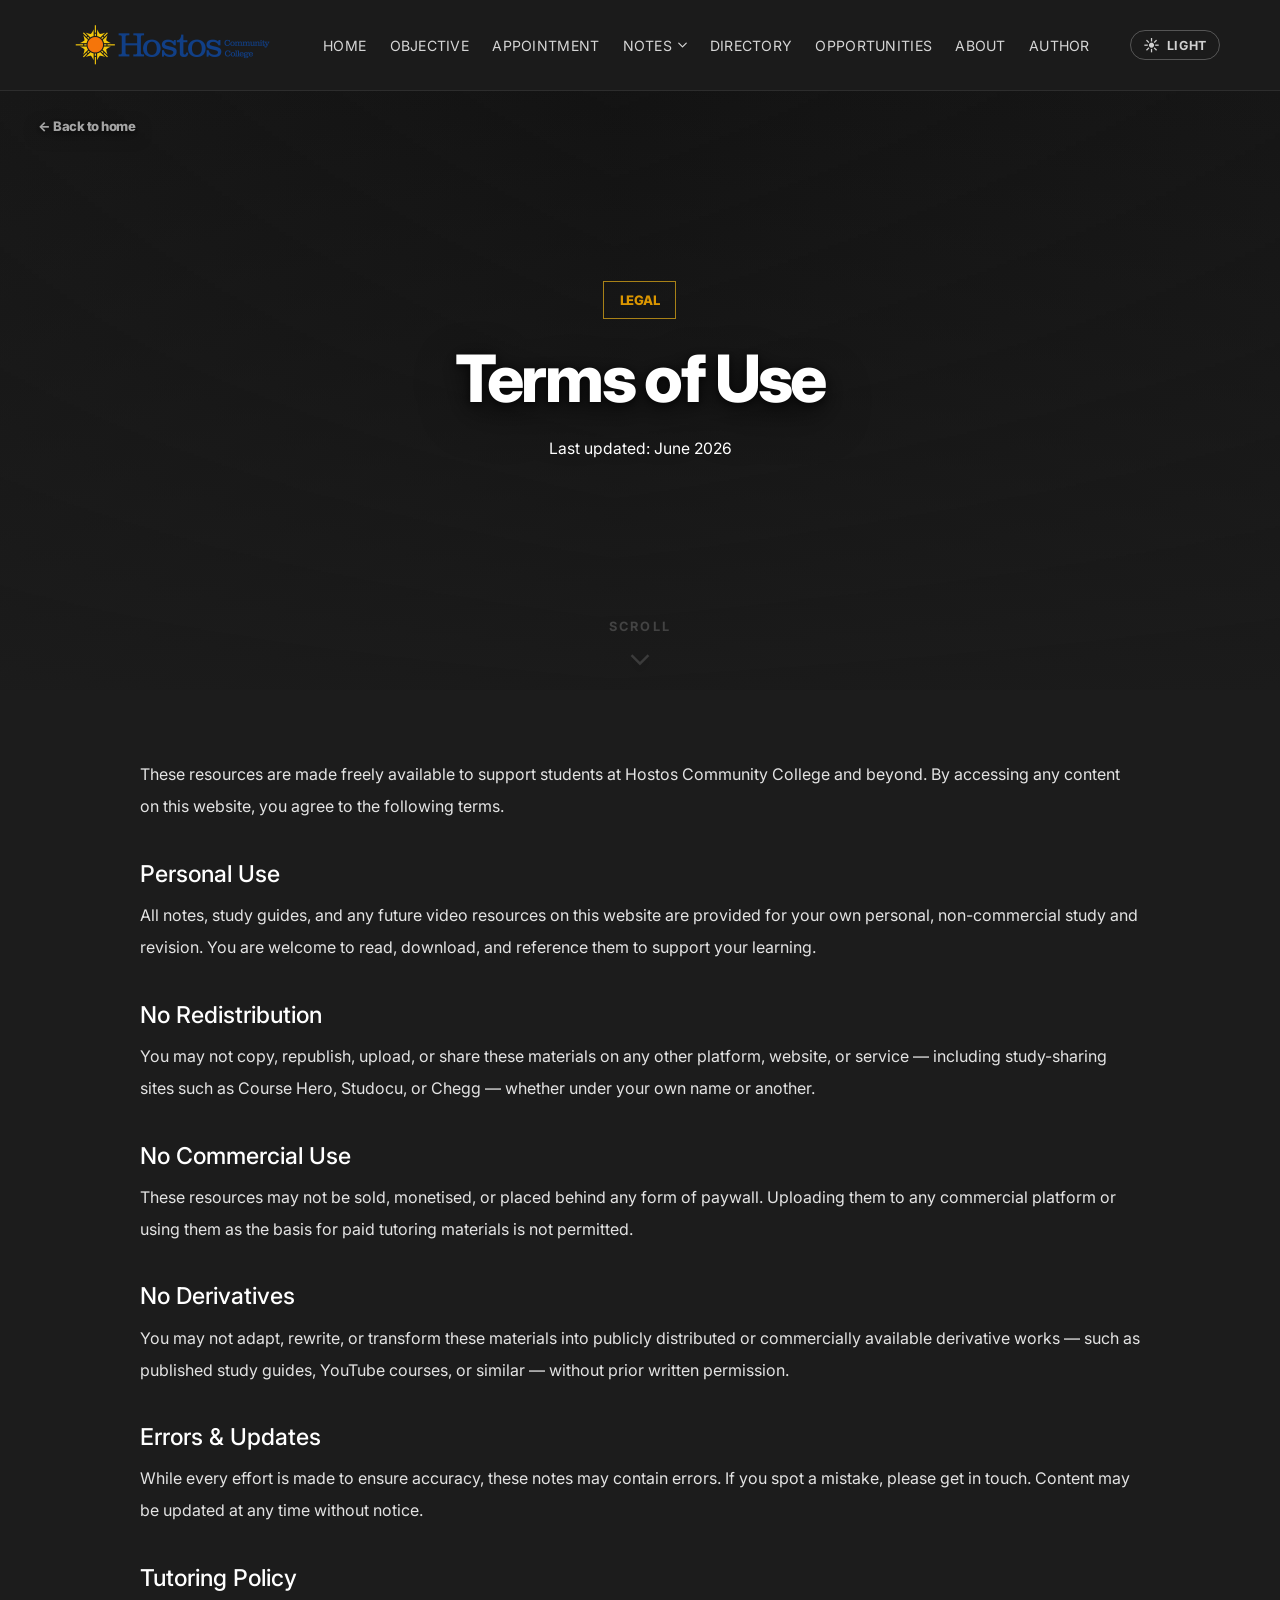
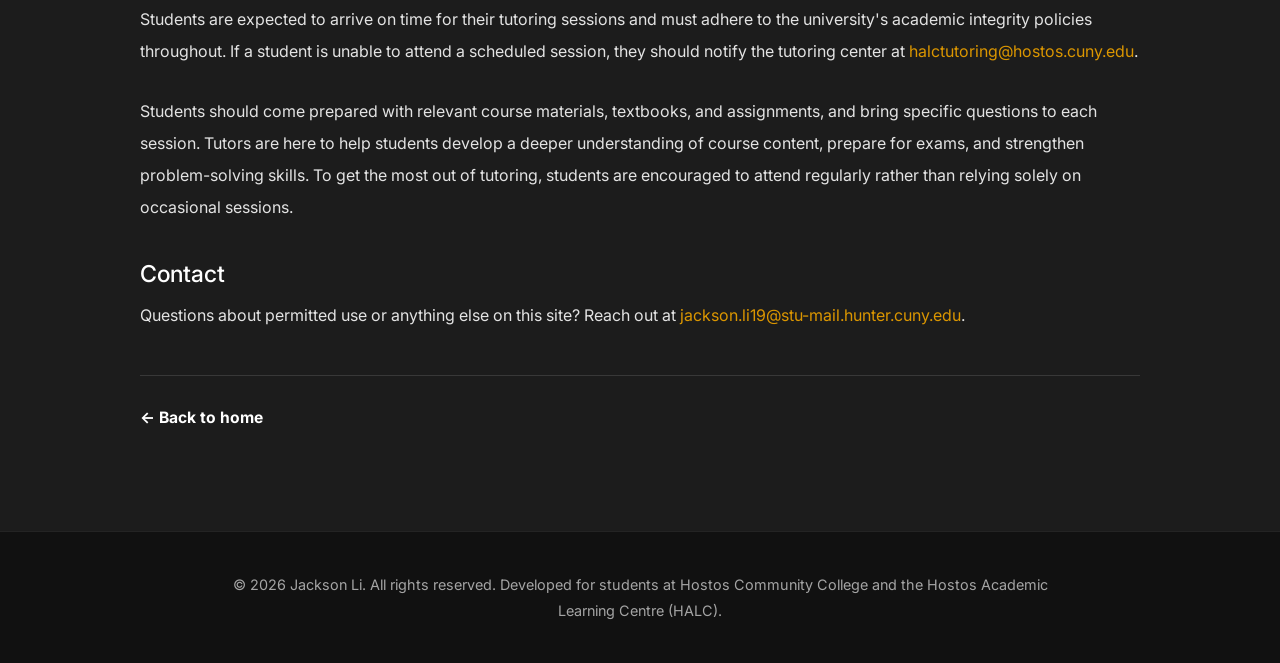
<file: terms.html>
<!DOCTYPE html>
<html lang="en">
<head>
  <meta charset="UTF-8">
  <meta name="viewport" content="width=device-width, initial-scale=1.0">
  <link rel="icon" type="image/png" href="hostos-sun-favicon.png">
  <meta name="description" content="Terms of use for HALC academic resources by Jackson Li.">
  <title>Terms &amp; Conditions | HALC</title>
  <link rel="preconnect" href="https://fonts.googleapis.com">
  <link rel="preconnect" href="https://fonts.gstatic.com" crossorigin>
  <link href="https://fonts.googleapis.com/css2?family=Cormorant+Garamond:wght@600;700&family=Jost:wght@300;400;500;700&family=Nunito:wght@300;400;500;700&family=Petit+Formal+Script&display=swap" rel="stylesheet">
  <link href="https://fonts.googleapis.com/css2?family=Inter:wght@300;400;700;800&display=swap" rel="stylesheet">
  <link rel="stylesheet" href="assets/css/styles.css">
  <style>
    body, body * { font-family: 'Inter', sans-serif !important; }

    .article-hero { position: relative; }
    .article-hero .scroll-indicator {
      position: absolute;
      bottom: 20px;
      left: 50%;
      transform: translateX(-50%);
      display: flex;
      flex-direction: column;
      align-items: center;
      gap: 4px;
      animation: termsBounce 2s ease-in-out infinite;
      opacity: 1 !important;
    }
    .article-hero .scroll-indicator__text {
      color: #ffffff !important;
      font-family: 'Inter', sans-serif !important;
      font-size: 0.8rem !important;
      font-weight: 700 !important;
      letter-spacing: 0.18em !important;
      text-transform: uppercase !important;
      text-shadow: 0 2px 8px rgba(0,0,0,0.9) !important;
      opacity: 1 !important;
      line-height: 1 !important;
    }
    .article-hero .scroll-indicator__arrow {
      color: #ffffff !important;
      font-size: 2rem !important;
      line-height: 1 !important;
      text-shadow: 0 2px 8px rgba(0,0,0,0.9) !important;
      opacity: 1 !important;
    }
    @keyframes termsBounce {
      0%, 100% { transform: translateX(-50%) translateY(0); opacity: 1; }
      50%       { transform: translateX(-50%) translateY(8px); opacity: 0.85; }
    }
  </style>
</head>
<body class="course-article">
  <header class="header" id="header">
    <nav class="nav container">
      <a href="index.html#home" class="nav__logo"><img src="85aa596e3fba6a7ecd5890282c85e736.jpg" alt="Hostos Community College"></a>
      <button class="nav__toggle" id="nav-toggle" aria-label="Open menu" aria-expanded="false"><span></span><span></span></button>
      <div class="nav__menu" id="nav-menu">
        <ul class="nav__list">
          <li><a href="index.html#home" class="nav__link">Home</a></li>
          <li><a href="index.html#objective-scroll" class="nav__link nav__link--rainbow">Objective</a></li>
          <li><a href="index.html#appointment" class="nav__link">Appointment</a></li>
          <li class="nav__item nav__item--dropdown">
            <a href="index.html#math" class="nav__link nav__dropdown-toggle" aria-haspopup="true" aria-expanded="false">
              Notes
              <svg class="nav__dropdown-caret" viewBox="0 0 12 8" fill="none" xmlns="http://www.w3.org/2000/svg" aria-hidden="true">
                <path d="M1 1.5L6 6.5L11 1.5" stroke="currentColor" stroke-width="1.6" stroke-linecap="round" stroke-linejoin="round"/>
              </svg>
            </a>
            <ul class="nav__dropdown" id="nav-courses-dropdown">
              <li><a href="index.html#economics" class="nav__link nav__dropdown-link">Economics</a></li>
              <li><a href="index.html#history" class="nav__link nav__dropdown-link">History</a></li>
              <li><a href="index.html#math" class="nav__link nav__dropdown-link">Mathematics</a></li>
            </ul>
          </li>
          <li><a href="index.html#directory" class="nav__link">Directory</a></li>
          <li><a href="index.html#opportunities" class="nav__link">Opportunities</a></li>
          <li><a href="index.html#halc" class="nav__link">About</a></li>
          <li><a href="index.html#about" class="nav__link">Author</a></li>
        </ul>
      </div>
      <button class="theme-toggle" id="theme-toggle" aria-label="Toggle light mode">
        <span class="theme-toggle__icon">☀</span>
        <span class="theme-toggle__label">Light</span>
      </button>
    </nav>
  </header>

  <main class="article-page">
    <section class="article-hero" style="height: 280px;">
      <a class="hero-corner hero-corner--back" href="index.html">← Back to home</a>
      <div class="article-hero__inner">
        <span class="article-hero__category">Legal</span>
        <h1 class="article-hero__title">Terms of Use</h1>
        <span class="article-hero__meta">Last updated: June 2026</span>
      </div>
      <div class="scroll-indicator">
        <div class="scroll-indicator__text">Scroll</div>
        <div class="scroll-indicator__arrow">&#8964;</div>
      </div>
    </section>

    <div class="article-content">
      <article>
        <p>
          These resources are made freely available to support students at Hostos Community College and beyond. By accessing any content on this website, you agree to the following terms.
        </p>

        <h2>Personal Use</h2>
        <p>
          All notes, study guides, and any future video resources on this website are provided for your own personal, non-commercial study and revision. You are welcome to read, download, and reference them to support your learning.
        </p>

        <h2>No Redistribution</h2>
        <p>
          You may not copy, republish, upload, or share these materials on any other platform, website, or service — including study-sharing sites such as Course Hero, Studocu, or Chegg — whether under your own name or another.
        </p>

        <h2>No Commercial Use</h2>
        <p>
          These resources may not be sold, monetised, or placed behind any form of paywall. Uploading them to any commercial platform or using them as the basis for paid tutoring materials is not permitted.
        </p>

        <h2>No Derivatives</h2>
        <p>
          You may not adapt, rewrite, or transform these materials into publicly distributed or commercially available derivative works — such as published study guides, YouTube courses, or similar — without prior written permission.
        </p>

        <h2>Errors &amp; Updates</h2>
        <p>
          While every effort is made to ensure accuracy, these notes may contain errors. If you spot a mistake, please get in touch. Content may be updated at any time without notice.
        </p>

        <h2>Tutoring Policy</h2>
        <p>
          Students are expected to arrive on time for their tutoring sessions and must adhere to the university's academic integrity policies throughout. If a student is unable to attend a scheduled session, they should notify the tutoring center at <a href="mailto:halctutoring@hostos.cuny.edu">halctutoring@hostos.cuny.edu</a>.
        </p>
        <p>
          Students should come prepared with relevant course materials, textbooks, and assignments, and bring specific questions to each session. Tutors are here to help students develop a deeper understanding of course content, prepare for exams, and strengthen problem-solving skills. To get the most out of tutoring, students are encouraged to attend regularly rather than relying solely on occasional sessions.
        </p>

        <h2>Contact</h2>
        <p>
          Questions about permitted use or anything else on this site? Reach out at <a href="mailto:jackson.li19@stu-mail.hunter.cuny.edu">jackson.li19@stu-mail.hunter.cuny.edu</a>.
        </p>

        <div class="article-footer-nav">
          <a href="index.html">&larr; Back to home</a>
        </div>
      </article>
    </div>
  </main>

  <footer class="footer">
    <p>&copy; 2026 Jackson Li. All rights reserved. Developed for students at Hostos Community College and the Hostos Academic Learning Centre (HALC).</p>
  </footer>

  <script src="assets/js/main.js"></script>
</body>
</html>
</file>
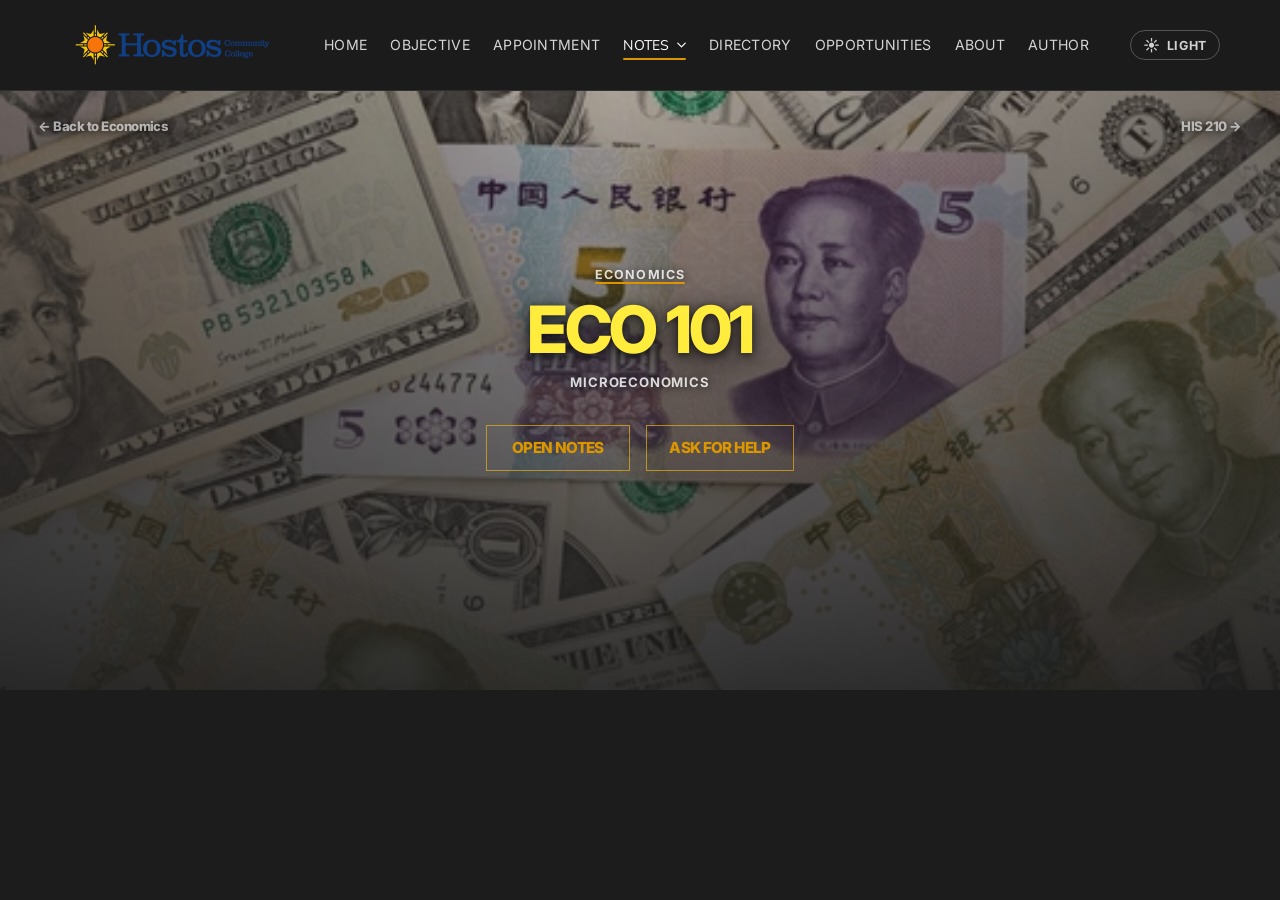
<file: courses/eco101.html>
<!DOCTYPE html>
<html lang="en">
<head>
  <meta charset="UTF-8">
  <meta name="viewport" content="width=device-width, initial-scale=1.0">
  <link rel="icon" type="image/png" href="../hostos-sun-favicon.png">
  <meta name="description" content="ECO 101 notes and resources for Hostos students.">
  <title>ECO 101 | HALC</title>
  <link rel="preconnect" href="https://fonts.googleapis.com">
  <link rel="preconnect" href="https://fonts.gstatic.com" crossorigin>
  <link href="https://fonts.googleapis.com/css2?family=Cormorant+Garamond:wght@600;700&family=Jost:wght@300;400;500;700&family=Nunito:wght@300;400;500;700&family=Petit+Formal+Script&display=swap" rel="stylesheet">
  <link href="https://fonts.googleapis.com/css2?family=Inter:wght@300;400;700;800&display=swap" rel="stylesheet">
  <link rel="stylesheet" href="../assets/css/styles.css">
  <style>
    /* ── ECO 101: category label styled like section__subtitle ── */
    .article-hero__category--label {
      /* Reset pill box */
      border: none;
      padding: 0;
      background: transparent;
      /* Match section__subtitle */
      font-family: "Inter", sans-serif;
      font-size: .78rem;
      font-weight: 700;
      letter-spacing: .09em;
      text-transform: uppercase;
      color: rgba(255, 255, 255, .82);
      display: inline-block;
      position: relative;
      padding-bottom: .18rem;
      margin-top: 0;
      text-shadow: 0 1px 8px rgba(0,0,0,.7);
    }
    .article-hero__category--label:hover {
      background: transparent;
      color: rgba(255, 255, 255, .82);
    }
    /* Gold underline sweep */
    .article-hero__category--label::after {
      content: "";
      position: absolute;
      left: 0;
      bottom: 0;
      width: 100%;
      height: 2px;
      background: var(--gold-color);
      border-radius: 999px;
      transform: scaleX(0);
      transform-origin: left center;
      animation: splitintroBarGrow 0.9s cubic-bezier(.16,1,.3,1) 1.4s both;
    }

    /* ── Tighten the three stacked elements ── */
    .course-eco101 .article-hero__title {
      padding-block: .6rem .45rem;
    }
    .course-eco101 .article-hero__meta {
      margin-top: 0;
    }

    /* ── Microeconomics: plain muted text, no gold sweep ── */
    .article-hero__subtitle-label--plain {
      color: rgba(255, 255, 255, .82);
      font-weight: 700;
      letter-spacing: .06em;
    }
    .article-hero__subtitle-label--plain::after {
      display: none;
    }

    /* ── Notes: gold underline identical to main page nav__link::after ── */
    .nav__dropdown-toggle.is-active {
      color: #ffffff;
      /* Switch off inline-flex so ::after positions exactly like other nav links */
      display: inline-block;
      position: relative;
      padding-right: 1rem; /* space for caret */
    }
    .nav__dropdown-toggle.is-active::after {
      content: "";
      position: absolute;
      background: var(--gold-color);
      border-radius: 999px;
      bottom: 0;
      left: 0;
      height: 2px;
      width: 100%;
      transform: scaleX(1);
      transform-origin: left;
    }
    /* Keep caret positioned correctly inside the inline-block */
    .nav__dropdown-toggle.is-active .nav__dropdown-caret {
      position: absolute;
      right: 0;
      top: 50%;
      transform: translateY(-50%);
    }
  </style>
</head>
<body class="course-article course-eco101">
    <header class="header" id="header">
    <nav class="nav container">
      <a href="../index.html#home" class="nav__logo"><img src="../85aa596e3fba6a7ecd5890282c85e736.jpg" alt="Hostos Community College"></a>
      <button class="nav__toggle" id="nav-toggle" aria-label="Open menu" aria-expanded="false"><span></span><span></span></button>
      <div class="nav__menu" id="nav-menu">
        <ul class="nav__list">
          <li><a href="../index.html#home" class="nav__link">Home</a></li>
          <li><a href="../index.html#objective-scroll" class="nav__link nav__link--rainbow">Objective</a></li>
          <li><a href="../index.html#appointment" class="nav__link">Appointment</a></li>
          <li class="nav__item nav__item--dropdown">
            <a href="../index.html#math" class="nav__link nav__dropdown-toggle is-active" aria-haspopup="true" aria-expanded="false">
              Notes
              <svg class="nav__dropdown-caret" viewBox="0 0 12 8" fill="none" xmlns="http://www.w3.org/2000/svg" aria-hidden="true">
                <path d="M1 1.5L6 6.5L11 1.5" stroke="currentColor" stroke-width="1.6" stroke-linecap="round" stroke-linejoin="round"/>
              </svg>
            </a>
            <ul class="nav__dropdown" id="nav-courses-dropdown">
              <li><a href="../index.html#economics" class="nav__link nav__dropdown-link is-active">Economics</a></li>
              <li><a href="../index.html#history" class="nav__link nav__dropdown-link">History</a></li>
              <li><a href="../index.html#math" class="nav__link nav__dropdown-link">Mathematics</a></li>
            </ul>
          </li>
          <li><a href="../index.html#directory" class="nav__link">Directory</a></li>
          <li><a href="../index.html#opportunities" class="nav__link">Opportunities</a></li>
          <li><a href="../index.html#halc" class="nav__link">About</a></li>
          <li><a href="../index.html#about" class="nav__link">Author</a></li>
        </ul>
      </div>

      <button class="theme-toggle" id="theme-toggle" aria-label="Toggle light mode">
        <span class="theme-toggle__icon">☀</span>
        <span class="theme-toggle__label">Light</span>
      </button>
    </nav>
  </header>
  <main class="article-page">
    <section class="article-hero" style="--hero-image: url('../../assets/img/provided/economics-yuan-usd.webp')">
      <a href="../index.html#economics" class="hero-corner hero-corner--back">← Back to Economics</a>
      <a href="his210.html" class="hero-corner hero-corner--next">HIS 210 →</a>
      <div class="article-hero__inner">
        <a class="article-hero__category article-hero__category--label" href="../index.html#economics">Economics</a>
        <h1 class="article-hero__title">ECO 101</h1>
        <div class="article-hero__meta">
          <span class="article-hero__subtitle-label article-hero__subtitle-label--plain">Microeconomics</span>
        </div>
        <div class="hero-action-row">
          <a class="article-button" href="../Notes/ECO-101-notes.pdf">Open notes</a>
          <a class="article-button" href="../index.html#appointment">Ask for help</a>
        </div>
      </div>
    </section>
  </main>
  <script src="../assets/js/main.js"></script>
  <script>
    /* Patch updateNav so it always treats this subpage's section as current */
    window.addEventListener('load', function() {
      var toggle  = document.querySelector('.nav__dropdown-toggle');
      var activeLink = document.querySelector('.nav__dropdown-link[href="../index.html#economics"]');

      /* Override the scroll-driven nav updater to always force our section */
      var _origScroll = window.onscroll;
      function forceActive() {
        if (toggle)     toggle.classList.add('is-active');
        if (activeLink) activeLink.classList.add('is-active');
      }

      /* Run after every scroll tick, after main.js updateNav has fired */
      document.addEventListener('scroll', function() {
        setTimeout(forceActive, 0);
      }, { passive: true, capture: true });

      /* Also run immediately and on load */
      forceActive();
      setTimeout(forceActive, 100);
      setTimeout(forceActive, 300);
    });
  </script>
</body>
</html>
</file>
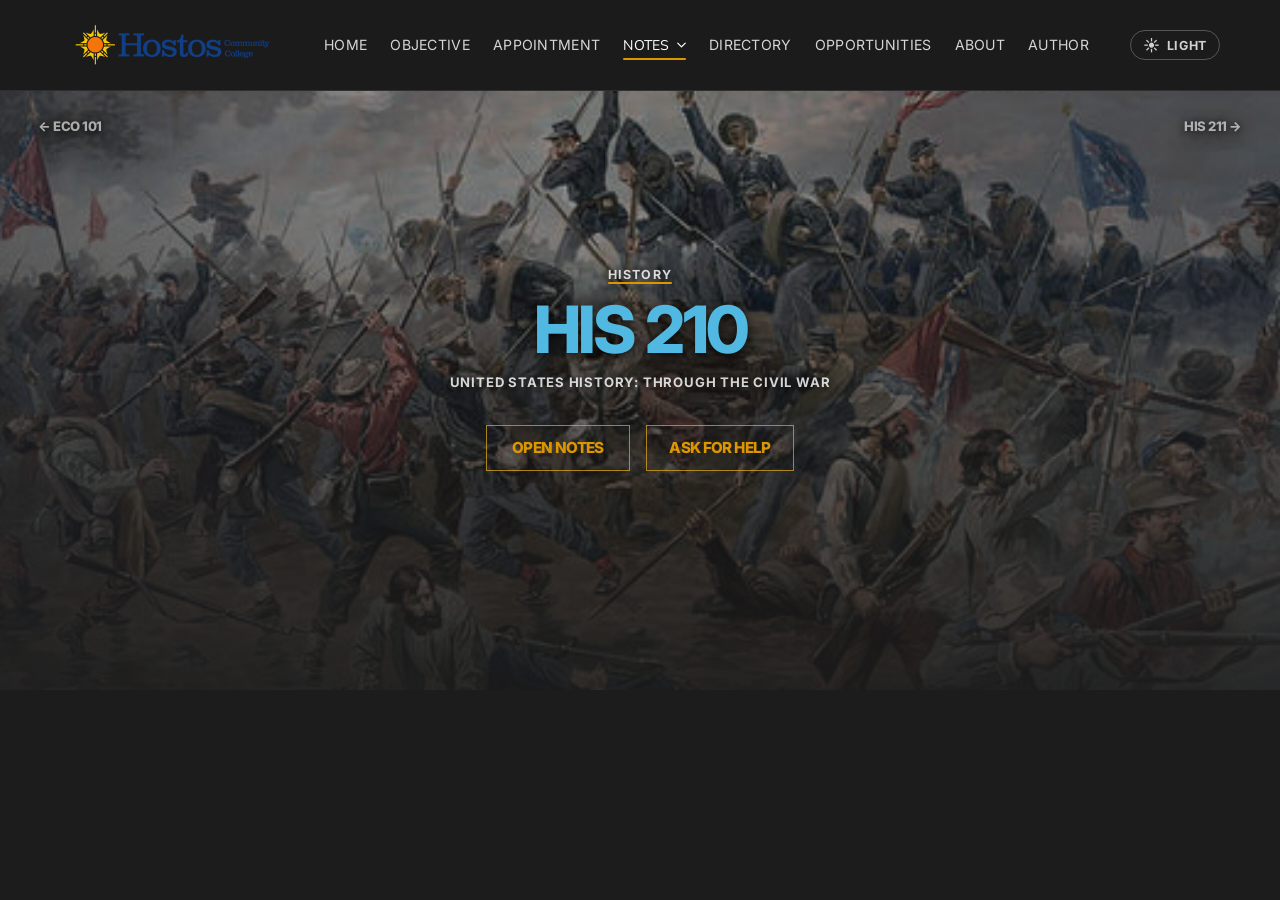
<file: courses/his210.html>
<!DOCTYPE html>
<html lang="en">
<head>
  <meta charset="UTF-8">
  <meta name="viewport" content="width=device-width, initial-scale=1.0">
  <link rel="icon" type="image/png" href="../hostos-sun-favicon.png">
  <meta name="description" content="HIS 210 notes and resources for Hostos students.">
  <title>HIS 210 | HALC</title>
  <link rel="preconnect" href="https://fonts.googleapis.com">
  <link rel="preconnect" href="https://fonts.gstatic.com" crossorigin>
  <link href="https://fonts.googleapis.com/css2?family=Cormorant+Garamond:wght@600;700&family=Jost:wght@300;400;500;700&family=Nunito:wght@300;400;500;700&family=Petit+Formal+Script&display=swap" rel="stylesheet">
  <link href="https://fonts.googleapis.com/css2?family=Inter:wght@300;400;700;800&display=swap" rel="stylesheet">
  <link rel="stylesheet" href="../assets/css/styles.css">
  <style>
    /* ── HIS 210: category label styled like section__subtitle ── */
    .article-hero__category--label {
      border: none;
      padding: 0;
      background: transparent;
      font-family: "Inter", sans-serif;
      font-size: .78rem;
      font-weight: 700;
      letter-spacing: .09em;
      text-transform: uppercase;
      color: rgba(255, 255, 255, .82);
      display: inline-block;
      position: relative;
      padding-bottom: .18rem;
      margin-top: 0;
      text-shadow: 0 1px 8px rgba(0,0,0,.7);
    }
    .article-hero__category--label:hover {
      background: transparent;
      color: rgba(255, 255, 255, .82);
    }
    /* Gold underline sweep */
    .article-hero__category--label::after {
      content: "";
      position: absolute;
      left: 0;
      bottom: 0;
      width: 100%;
      height: 2px;
      background: var(--gold-color);
      border-radius: 999px;
      transform: scaleX(0);
      transform-origin: left center;
      animation: splitintroBarGrow 0.9s cubic-bezier(.16,1,.3,1) 1.4s both;
    }

    /* ── Tighten the three stacked elements ── */
    .course-his210 .article-hero__title {
      padding-block: .6rem .45rem;
    }
    .course-his210 .article-hero__meta {
      margin-top: 0;
    }

    /* ── Description: no gold sweep ── */
    .article-hero__subtitle-label--plain {
      color: rgba(255, 255, 255, .82);
      font-weight: 700;
      letter-spacing: .06em;
    }
    .article-hero__subtitle-label--plain::after {
      display: none;
    }

    /* ── Notes: gold underline identical to main page nav__link::after ── */
    .nav__dropdown-toggle.is-active {
      color: #ffffff;
      /* Switch off inline-flex so ::after positions exactly like other nav links */
      display: inline-block;
      position: relative;
      padding-right: 1rem; /* space for caret */
    }
    .nav__dropdown-toggle.is-active::after {
      content: "";
      position: absolute;
      background: var(--gold-color);
      border-radius: 999px;
      bottom: 0;
      left: 0;
      height: 2px;
      width: 100%;
      transform: scaleX(1);
      transform-origin: left;
    }
    /* Keep caret positioned correctly inside the inline-block */
    .nav__dropdown-toggle.is-active .nav__dropdown-caret {
      position: absolute;
      right: 0;
      top: 50%;
      transform: translateY(-50%);
    }
  </style>
</head>
<body class="course-article course-his210">
  <header class="header" id="header">
    <nav class="nav container">
      <a href="../index.html#home" class="nav__logo"><img src="../85aa596e3fba6a7ecd5890282c85e736.jpg" alt="Hostos Community College"></a>
      <button class="nav__toggle" id="nav-toggle" aria-label="Open menu" aria-expanded="false"><span></span><span></span></button>
      <div class="nav__menu" id="nav-menu">
        <ul class="nav__list">
          <li><a href="../index.html#home" class="nav__link">Home</a></li>
          <li><a href="../index.html#objective-scroll" class="nav__link nav__link--rainbow">Objective</a></li>
          <li><a href="../index.html#appointment" class="nav__link">Appointment</a></li>
          <li class="nav__item nav__item--dropdown">
            <a href="../index.html#math" class="nav__link nav__dropdown-toggle is-active" aria-haspopup="true" aria-expanded="false">
              Notes
              <svg class="nav__dropdown-caret" viewBox="0 0 12 8" fill="none" xmlns="http://www.w3.org/2000/svg" aria-hidden="true">
                <path d="M1 1.5L6 6.5L11 1.5" stroke="currentColor" stroke-width="1.6" stroke-linecap="round" stroke-linejoin="round"/>
              </svg>
            </a>
            <ul class="nav__dropdown" id="nav-courses-dropdown">
              <li><a href="../index.html#economics" class="nav__link nav__dropdown-link">Economics</a></li>
              <li><a href="../index.html#history" class="nav__link nav__dropdown-link is-active">History</a></li>
              <li><a href="../index.html#math" class="nav__link nav__dropdown-link">Mathematics</a></li>
            </ul>
          </li>
          <li><a href="../index.html#directory" class="nav__link">Directory</a></li>
          <li><a href="../index.html#opportunities" class="nav__link">Opportunities</a></li>
          <li><a href="../index.html#halc" class="nav__link">About</a></li>
          <li><a href="../index.html#about" class="nav__link">Author</a></li>
        </ul>
      </div>

      <button class="theme-toggle" id="theme-toggle" aria-label="Toggle light mode">
        <span class="theme-toggle__icon">☀</span>
        <span class="theme-toggle__label">Light</span>
      </button>
    </nav>
  </header>
  <main class="article-page">
    <section class="article-hero" style="--hero-image: url('../../History/d73db351851a5090a79740d9665db3ad.jpg')">
      <a href="eco101.html" class="hero-corner hero-corner--back">← ECO 101</a>
      <a href="his211.html" class="hero-corner hero-corner--next">HIS 211 →</a>
      <div class="article-hero__inner">
        <a class="article-hero__category article-hero__category--label" href="../index.html#history">History</a>
        <h1 class="article-hero__title">HIS 210</h1>
        <div class="article-hero__meta"><span class="article-hero__subtitle-label article-hero__subtitle-label--plain">United States History: Through the Civil War</span></div>
        <div class="hero-action-row">
          <a class="article-button" href="../Notes/HIS-210-notes.pdf">Open notes</a>
          <a class="article-button" href="../index.html#appointment">Ask for help</a>
        </div>
      </div>
    </section>
  </main>
  <script src="../assets/js/main.js"></script>
  <script>
    /* Patch updateNav so it always treats this subpage's section as current */
    window.addEventListener('load', function() {
      var toggle  = document.querySelector('.nav__dropdown-toggle');
      var activeLink = document.querySelector('.nav__dropdown-link[href="../index.html#history"]');

      /* Override the scroll-driven nav updater to always force our section */
      var _origScroll = window.onscroll;
      function forceActive() {
        if (toggle)     toggle.classList.add('is-active');
        if (activeLink) activeLink.classList.add('is-active');
      }

      /* Run after every scroll tick, after main.js updateNav has fired */
      document.addEventListener('scroll', function() {
        setTimeout(forceActive, 0);
      }, { passive: true, capture: true });

      /* Also run immediately and on load */
      forceActive();
      setTimeout(forceActive, 100);
      setTimeout(forceActive, 300);
    });
  </script>
</body>
</html>
</file>
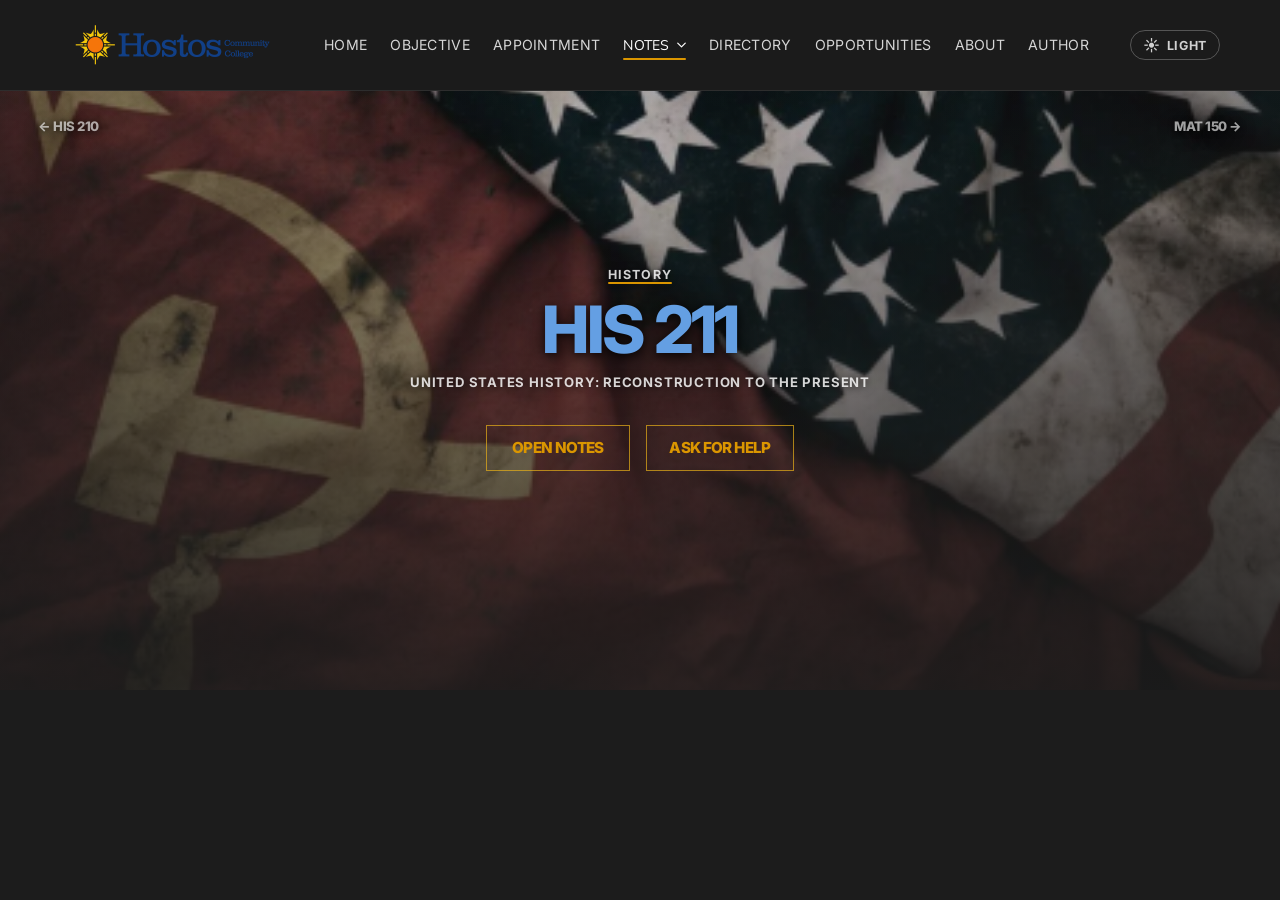
<file: courses/his211.html>
<!DOCTYPE html>
<html lang="en">
<head>
  <meta charset="UTF-8">
  <meta name="viewport" content="width=device-width, initial-scale=1.0">
  <link rel="icon" type="image/png" href="../hostos-sun-favicon.png">
  <meta name="description" content="HIS 211 notes and resources for Hostos students.">
  <title>HIS 211 | HALC</title>
  <link rel="preconnect" href="https://fonts.googleapis.com">
  <link rel="preconnect" href="https://fonts.gstatic.com" crossorigin>
  <link href="https://fonts.googleapis.com/css2?family=Cormorant+Garamond:wght@600;700&family=Jost:wght@300;400;500;700&family=Nunito:wght@300;400;500;700&family=Petit+Formal+Script&display=swap" rel="stylesheet">
  <link href="https://fonts.googleapis.com/css2?family=Inter:wght@300;400;700;800&display=swap" rel="stylesheet">
  <link rel="stylesheet" href="../assets/css/styles.css">
  <style>
    /* ── HIS 211: category label styled like section__subtitle ── */
    .article-hero__category--label {
      border: none;
      padding: 0;
      background: transparent;
      font-family: "Inter", sans-serif;
      font-size: .78rem;
      font-weight: 700;
      letter-spacing: .09em;
      text-transform: uppercase;
      color: rgba(255, 255, 255, .82);
      display: inline-block;
      position: relative;
      padding-bottom: .18rem;
      margin-top: 0;
      text-shadow: 0 1px 8px rgba(0,0,0,.7);
    }
    .article-hero__category--label:hover {
      background: transparent;
      color: rgba(255, 255, 255, .82);
    }
    /* Gold underline sweep */
    .article-hero__category--label::after {
      content: "";
      position: absolute;
      left: 0;
      bottom: 0;
      width: 100%;
      height: 2px;
      background: var(--gold-color);
      border-radius: 999px;
      transform: scaleX(0);
      transform-origin: left center;
      animation: splitintroBarGrow 0.9s cubic-bezier(.16,1,.3,1) 1.4s both;
    }

    /* ── Tighten the three stacked elements ── */
    .course-his211 .article-hero__title {
      padding-block: .6rem .45rem;
    }
    .course-his211 .article-hero__meta {
      margin-top: 0;
    }

    /* ── Description: no gold sweep ── */
    .article-hero__subtitle-label--plain {
      color: rgba(255, 255, 255, .82);
      font-weight: 700;
      letter-spacing: .06em;
    }
    .article-hero__subtitle-label--plain::after {
      display: none;
    }

    /* ── Notes: gold underline identical to main page nav__link::after ── */
    .nav__dropdown-toggle.is-active {
      color: #ffffff;
      /* Switch off inline-flex so ::after positions exactly like other nav links */
      display: inline-block;
      position: relative;
      padding-right: 1rem; /* space for caret */
    }
    .nav__dropdown-toggle.is-active::after {
      content: "";
      position: absolute;
      background: var(--gold-color);
      border-radius: 999px;
      bottom: 0;
      left: 0;
      height: 2px;
      width: 100%;
      transform: scaleX(1);
      transform-origin: left;
    }
    /* Keep caret positioned correctly inside the inline-block */
    .nav__dropdown-toggle.is-active .nav__dropdown-caret {
      position: absolute;
      right: 0;
      top: 50%;
      transform: translateY(-50%);
    }
  </style>
</head>
<body class="course-article course-his211">
  <header class="header" id="header">
    <nav class="nav container">
      <a href="../index.html#home" class="nav__logo"><img src="../85aa596e3fba6a7ecd5890282c85e736.jpg" alt="Hostos Community College"></a>
      <button class="nav__toggle" id="nav-toggle" aria-label="Open menu" aria-expanded="false"><span></span><span></span></button>
      <div class="nav__menu" id="nav-menu">
        <ul class="nav__list">
          <li><a href="../index.html#home" class="nav__link">Home</a></li>
          <li><a href="../index.html#objective-scroll" class="nav__link nav__link--rainbow">Objective</a></li>
          <li><a href="../index.html#appointment" class="nav__link">Appointment</a></li>
          <li class="nav__item nav__item--dropdown">
            <a href="../index.html#math" class="nav__link nav__dropdown-toggle is-active" aria-haspopup="true" aria-expanded="false">
              Notes
              <svg class="nav__dropdown-caret" viewBox="0 0 12 8" fill="none" xmlns="http://www.w3.org/2000/svg" aria-hidden="true">
                <path d="M1 1.5L6 6.5L11 1.5" stroke="currentColor" stroke-width="1.6" stroke-linecap="round" stroke-linejoin="round"/>
              </svg>
            </a>
            <ul class="nav__dropdown" id="nav-courses-dropdown">
              <li><a href="../index.html#economics" class="nav__link nav__dropdown-link">Economics</a></li>
              <li><a href="../index.html#history" class="nav__link nav__dropdown-link is-active">History</a></li>
              <li><a href="../index.html#math" class="nav__link nav__dropdown-link">Mathematics</a></li>
            </ul>
          </li>
          <li><a href="../index.html#directory" class="nav__link">Directory</a></li>
          <li><a href="../index.html#opportunities" class="nav__link">Opportunities</a></li>
          <li><a href="../index.html#halc" class="nav__link">About</a></li>
          <li><a href="../index.html#about" class="nav__link">Author</a></li>
        </ul>
      </div>

      <button class="theme-toggle" id="theme-toggle" aria-label="Toggle light mode">
        <span class="theme-toggle__icon">☀</span>
        <span class="theme-toggle__label">Light</span>
      </button>
    </nav>
  </header>
  <main class="article-page">
    <section class="article-hero" style="--hero-image: url('../../assets/img/provided/history-us-ussr-flags.webp')">
      <a href="his210.html" class="hero-corner hero-corner--back">← HIS 210</a>
      <a href="mat150.html" class="hero-corner hero-corner--next">MAT 150 →</a>
      <div class="article-hero__inner">
        <a class="article-hero__category article-hero__category--label" href="../index.html#history">History</a>
        <h1 class="article-hero__title">HIS 211</h1>
        <div class="article-hero__meta"><span class="article-hero__subtitle-label article-hero__subtitle-label--plain">United States History: Reconstruction to the Present</span></div>
        <div class="hero-action-row">
          <a class="article-button" href="../Notes/HIS-211-notes.pdf">Open notes</a>
          <a class="article-button" href="../index.html#appointment">Ask for help</a>
        </div>
      </div>
    </section>
  </main>
  <script src="../assets/js/main.js"></script>
  <script>
    /* Patch updateNav so it always treats this subpage's section as current */
    window.addEventListener('load', function() {
      var toggle  = document.querySelector('.nav__dropdown-toggle');
      var activeLink = document.querySelector('.nav__dropdown-link[href="../index.html#history"]');

      /* Override the scroll-driven nav updater to always force our section */
      var _origScroll = window.onscroll;
      function forceActive() {
        if (toggle)     toggle.classList.add('is-active');
        if (activeLink) activeLink.classList.add('is-active');
      }

      /* Run after every scroll tick, after main.js updateNav has fired */
      document.addEventListener('scroll', function() {
        setTimeout(forceActive, 0);
      }, { passive: true, capture: true });

      /* Also run immediately and on load */
      forceActive();
      setTimeout(forceActive, 100);
      setTimeout(forceActive, 300);
    });
  </script>
</body>
</html>
</file>
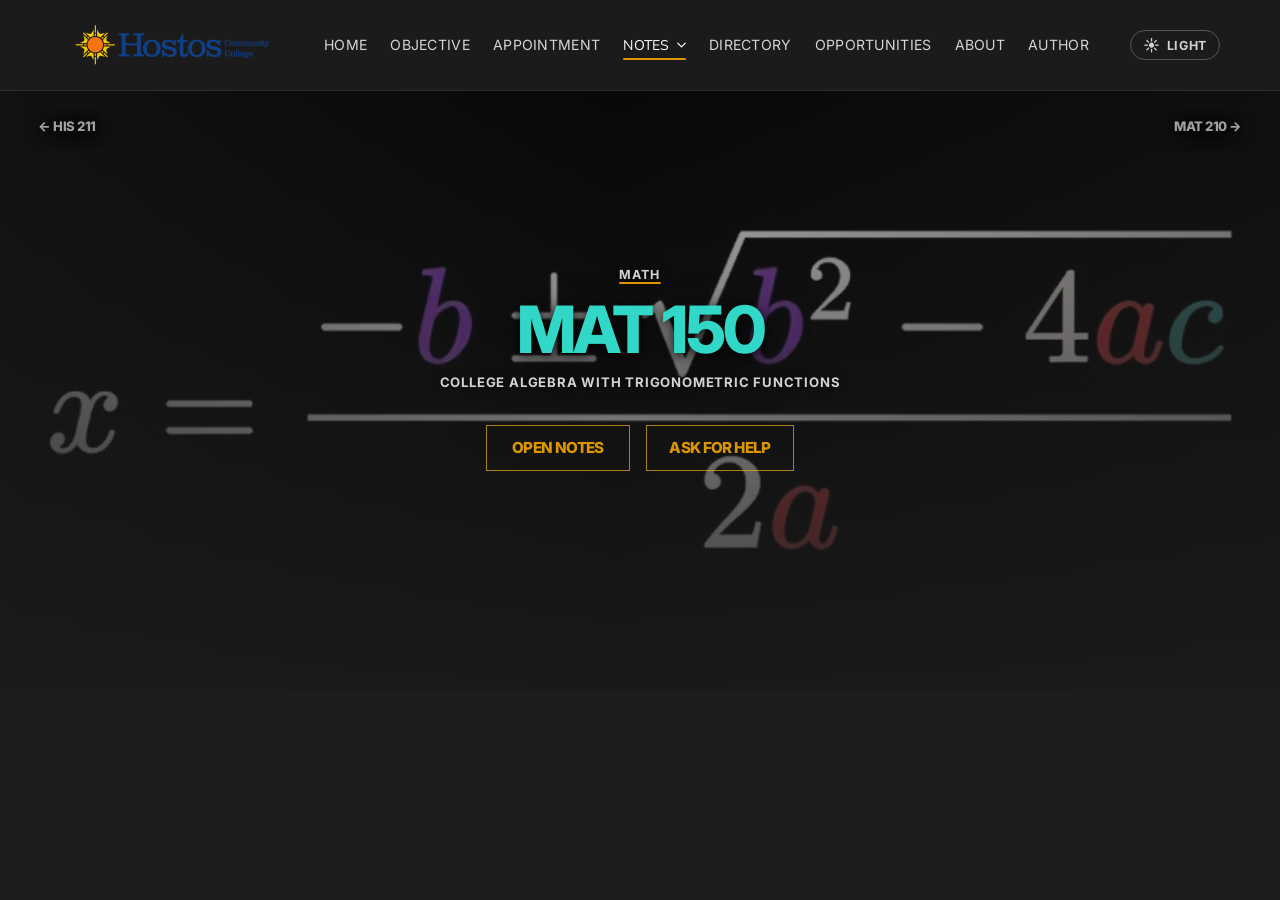
<file: courses/mat150.html>
<!DOCTYPE html>
<html lang="en">
<head>
  <meta charset="UTF-8">
  <meta name="viewport" content="width=device-width, initial-scale=1.0">
  <link rel="icon" type="image/png" href="../hostos-sun-favicon.png">
  <meta name="description" content="MAT 150 notes and resources for Hostos students.">
  <title>MAT 150 | HALC</title>
  <link rel="preconnect" href="https://fonts.googleapis.com">
  <link rel="preconnect" href="https://fonts.gstatic.com" crossorigin>
  <link href="https://fonts.googleapis.com/css2?family=Cormorant+Garamond:wght@600;700&family=Jost:wght@300;400;500;700&family=Nunito:wght@300;400;500;700&family=Petit+Formal+Script&display=swap" rel="stylesheet">
  <link href="https://fonts.googleapis.com/css2?family=Inter:wght@300;400;700;800&display=swap" rel="stylesheet">
  <link rel="stylesheet" href="../assets/css/styles.css">
  <style>
    /* ── MAT 150: category label styled like section__subtitle ── */
    .article-hero__category--label {
      border: none;
      padding: 0;
      background: transparent;
      font-family: "Inter", sans-serif;
      font-size: .78rem;
      font-weight: 700;
      letter-spacing: .09em;
      text-transform: uppercase;
      color: rgba(255, 255, 255, .82);
      display: inline-block;
      position: relative;
      padding-bottom: .18rem;
      margin-top: 0;
      text-shadow: 0 1px 8px rgba(0,0,0,.7);
    }
    .article-hero__category--label:hover {
      background: transparent;
      color: rgba(255, 255, 255, .82);
    }
    /* Gold underline sweep */
    .article-hero__category--label::after {
      content: "";
      position: absolute;
      left: 0;
      bottom: 0;
      width: 100%;
      height: 2px;
      background: var(--gold-color);
      border-radius: 999px;
      transform: scaleX(0);
      transform-origin: left center;
      animation: splitintroBarGrow 0.9s cubic-bezier(.16,1,.3,1) 1.4s both;
    }

    /* ── Tighten the three stacked elements ── */
    .course-mat150 .article-hero__title {
      padding-block: .6rem .45rem;
    }
    .course-mat150 .article-hero__meta {
      margin-top: 0;
    }

    /* ── Description: no gold sweep ── */
    .article-hero__subtitle-label--plain {
      color: rgba(255, 255, 255, .82);
      font-weight: 700;
      letter-spacing: .06em;
    }
    .article-hero__subtitle-label--plain::after {
      display: none;
    }

    /* ── Notes: gold underline identical to main page nav__link::after ── */
    .nav__dropdown-toggle.is-active {
      color: #ffffff;
      /* Switch off inline-flex so ::after positions exactly like other nav links */
      display: inline-block;
      position: relative;
      padding-right: 1rem; /* space for caret */
    }
    .nav__dropdown-toggle.is-active::after {
      content: "";
      position: absolute;
      background: var(--gold-color);
      border-radius: 999px;
      bottom: 0;
      left: 0;
      height: 2px;
      width: 100%;
      transform: scaleX(1);
      transform-origin: left;
    }
    /* Keep caret positioned correctly inside the inline-block */
    .nav__dropdown-toggle.is-active .nav__dropdown-caret {
      position: absolute;
      right: 0;
      top: 50%;
      transform: translateY(-50%);
    }
  </style>
</head>
<body class="course-article course-mat150">
  <header class="header" id="header">
    <nav class="nav container">
      <a href="../index.html#home" class="nav__logo"><img src="../85aa596e3fba6a7ecd5890282c85e736.jpg" alt="Hostos Community College"></a>
      <button class="nav__toggle" id="nav-toggle" aria-label="Open menu" aria-expanded="false"><span></span><span></span></button>
      <div class="nav__menu" id="nav-menu">
        <ul class="nav__list">
          <li><a href="../index.html#home" class="nav__link">Home</a></li>
          <li><a href="../index.html#objective-scroll" class="nav__link nav__link--rainbow">Objective</a></li>
          <li><a href="../index.html#appointment" class="nav__link">Appointment</a></li>
          <li class="nav__item nav__item--dropdown">
            <a href="../index.html#math" class="nav__link nav__dropdown-toggle is-active" aria-haspopup="true" aria-expanded="false">
              Notes
              <svg class="nav__dropdown-caret" viewBox="0 0 12 8" fill="none" xmlns="http://www.w3.org/2000/svg" aria-hidden="true">
                <path d="M1 1.5L6 6.5L11 1.5" stroke="currentColor" stroke-width="1.6" stroke-linecap="round" stroke-linejoin="round"/>
              </svg>
            </a>
            <ul class="nav__dropdown" id="nav-courses-dropdown">
              <li><a href="../index.html#economics" class="nav__link nav__dropdown-link">Economics</a></li>
              <li><a href="../index.html#history" class="nav__link nav__dropdown-link">History</a></li>
              <li><a href="../index.html#math" class="nav__link nav__dropdown-link is-active">Mathematics</a></li>
            </ul>
          </li>
          <li><a href="../index.html#directory" class="nav__link">Directory</a></li>
          <li><a href="../index.html#opportunities" class="nav__link">Opportunities</a></li>
          <li><a href="../index.html#halc" class="nav__link">About</a></li>
          <li><a href="../index.html#about" class="nav__link">Author</a></li>
        </ul>
      </div>

      <button class="theme-toggle" id="theme-toggle" aria-label="Toggle light mode">
        <span class="theme-toggle__icon">☀</span>
        <span class="theme-toggle__label">Light</span>
      </button>
    </nav>
  </header>
  <main class="article-page">
    <section class="article-hero" style="--hero-image: url('../../assets/img/provided/mat150-quadratic-formula.webp')">
      <a href="his211.html" class="hero-corner hero-corner--back">← HIS 211</a>
      <a href="mat210.html" class="hero-corner hero-corner--next">MAT 210 →</a>
      <div class="article-hero__inner">
        <a class="article-hero__category article-hero__category--label" href="../index.html#math">Math</a>
        <h1 class="article-hero__title">MAT 150</h1>
        <div class="article-hero__meta"><span class="article-hero__subtitle-label article-hero__subtitle-label--plain">College Algebra with Trigonometric Functions</span></div>
        <div class="hero-action-row">
          <a class="article-button" href="../Notes/MAT-150-notes.pdf">Open notes</a>
          <a class="article-button" href="../index.html#appointment">Ask for help</a>
        </div>
      </div>
    </section>
  </main>
  <script src="../assets/js/main.js"></script>
  <script>
    /* Patch updateNav so it always treats this subpage's section as current */
    window.addEventListener('load', function() {
      var toggle  = document.querySelector('.nav__dropdown-toggle');
      var activeLink = document.querySelector('.nav__dropdown-link[href="../index.html#math"]');

      /* Override the scroll-driven nav updater to always force our section */
      var _origScroll = window.onscroll;
      function forceActive() {
        if (toggle)     toggle.classList.add('is-active');
        if (activeLink) activeLink.classList.add('is-active');
      }

      /* Run after every scroll tick, after main.js updateNav has fired */
      document.addEventListener('scroll', function() {
        setTimeout(forceActive, 0);
      }, { passive: true, capture: true });

      /* Also run immediately and on load */
      forceActive();
      setTimeout(forceActive, 100);
      setTimeout(forceActive, 300);
    });
  </script>
</body>
</html>
</file>
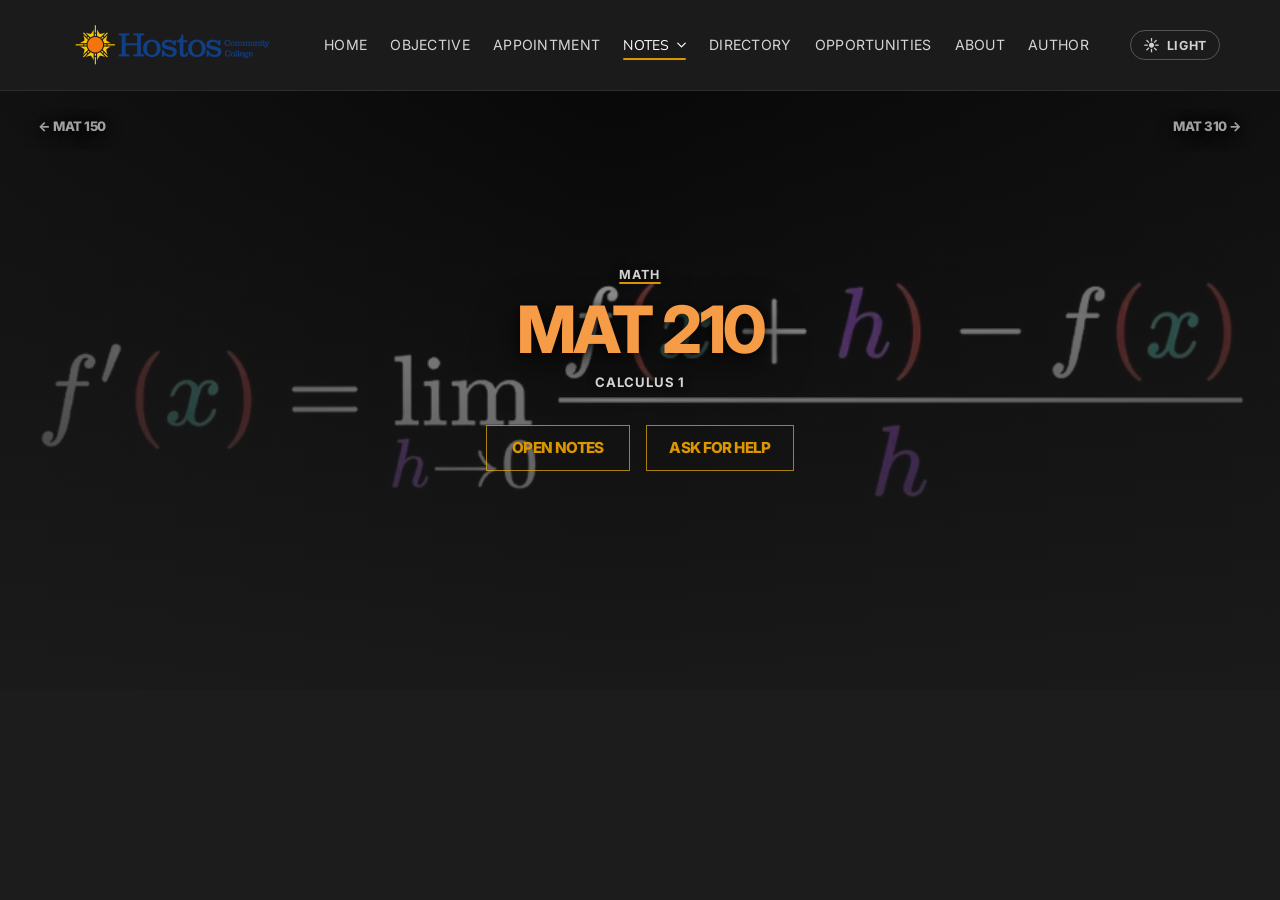
<file: courses/mat210.html>
<!DOCTYPE html>
<html lang="en">
<head>
  <meta charset="UTF-8">
  <meta name="viewport" content="width=device-width, initial-scale=1.0">
  <link rel="icon" type="image/png" href="../hostos-sun-favicon.png">
  <meta name="description" content="MAT 210 notes and resources for Hostos students.">
  <title>MAT 210 | HALC</title>
  <link rel="preconnect" href="https://fonts.googleapis.com">
  <link rel="preconnect" href="https://fonts.gstatic.com" crossorigin>
  <link href="https://fonts.googleapis.com/css2?family=Cormorant+Garamond:wght@600;700&family=Jost:wght@300;400;500;700&family=Nunito:wght@300;400;500;700&family=Petit+Formal+Script&display=swap" rel="stylesheet">
  <link href="https://fonts.googleapis.com/css2?family=Inter:wght@300;400;700;800&display=swap" rel="stylesheet">
  <link rel="stylesheet" href="../assets/css/styles.css">
  <style>
    /* ── MAT 210: category label styled like section__subtitle ── */
    .article-hero__category--label {
      border: none;
      padding: 0;
      background: transparent;
      font-family: "Inter", sans-serif;
      font-size: .78rem;
      font-weight: 700;
      letter-spacing: .09em;
      text-transform: uppercase;
      color: rgba(255, 255, 255, .82);
      display: inline-block;
      position: relative;
      padding-bottom: .18rem;
      margin-top: 0;
      text-shadow: 0 1px 8px rgba(0,0,0,.7);
    }
    .article-hero__category--label:hover {
      background: transparent;
      color: rgba(255, 255, 255, .82);
    }
    /* Gold underline sweep */
    .article-hero__category--label::after {
      content: "";
      position: absolute;
      left: 0;
      bottom: 0;
      width: 100%;
      height: 2px;
      background: var(--gold-color);
      border-radius: 999px;
      transform: scaleX(0);
      transform-origin: left center;
      animation: splitintroBarGrow 0.9s cubic-bezier(.16,1,.3,1) 1.4s both;
    }

    /* ── Tighten the three stacked elements ── */
    .course-mat210 .article-hero__title {
      padding-block: .6rem .45rem;
    }
    .course-mat210 .article-hero__meta {
      margin-top: 0;
    }

    /* ── Description: no gold sweep ── */
    .article-hero__subtitle-label--plain {
      color: rgba(255, 255, 255, .82);
      font-weight: 700;
      letter-spacing: .06em;
    }
    .article-hero__subtitle-label--plain::after {
      display: none;
    }

    /* ── Notes: gold underline identical to main page nav__link::after ── */
    .nav__dropdown-toggle.is-active {
      color: #ffffff;
      /* Switch off inline-flex so ::after positions exactly like other nav links */
      display: inline-block;
      position: relative;
      padding-right: 1rem; /* space for caret */
    }
    .nav__dropdown-toggle.is-active::after {
      content: "";
      position: absolute;
      background: var(--gold-color);
      border-radius: 999px;
      bottom: 0;
      left: 0;
      height: 2px;
      width: 100%;
      transform: scaleX(1);
      transform-origin: left;
    }
    /* Keep caret positioned correctly inside the inline-block */
    .nav__dropdown-toggle.is-active .nav__dropdown-caret {
      position: absolute;
      right: 0;
      top: 50%;
      transform: translateY(-50%);
    }
  </style>
</head>
<body class="course-article course-mat210">
  <header class="header" id="header">
    <nav class="nav container">
      <a href="../index.html#home" class="nav__logo"><img src="../85aa596e3fba6a7ecd5890282c85e736.jpg" alt="Hostos Community College"></a>
      <button class="nav__toggle" id="nav-toggle" aria-label="Open menu" aria-expanded="false"><span></span><span></span></button>
      <div class="nav__menu" id="nav-menu">
        <ul class="nav__list">
          <li><a href="../index.html#home" class="nav__link">Home</a></li>
          <li><a href="../index.html#objective-scroll" class="nav__link nav__link--rainbow">Objective</a></li>
          <li><a href="../index.html#appointment" class="nav__link">Appointment</a></li>
          <li class="nav__item nav__item--dropdown">
            <a href="../index.html#math" class="nav__link nav__dropdown-toggle is-active" aria-haspopup="true" aria-expanded="false">
              Notes
              <svg class="nav__dropdown-caret" viewBox="0 0 12 8" fill="none" xmlns="http://www.w3.org/2000/svg" aria-hidden="true">
                <path d="M1 1.5L6 6.5L11 1.5" stroke="currentColor" stroke-width="1.6" stroke-linecap="round" stroke-linejoin="round"/>
              </svg>
            </a>
            <ul class="nav__dropdown" id="nav-courses-dropdown">
              <li><a href="../index.html#economics" class="nav__link nav__dropdown-link">Economics</a></li>
              <li><a href="../index.html#history" class="nav__link nav__dropdown-link">History</a></li>
              <li><a href="../index.html#math" class="nav__link nav__dropdown-link is-active">Mathematics</a></li>
            </ul>
          </li>
          <li><a href="../index.html#directory" class="nav__link">Directory</a></li>
          <li><a href="../index.html#opportunities" class="nav__link">Opportunities</a></li>
          <li><a href="../index.html#halc" class="nav__link">About</a></li>
          <li><a href="../index.html#about" class="nav__link">Author</a></li>
        </ul>
      </div>

      <button class="theme-toggle" id="theme-toggle" aria-label="Toggle light mode">
        <span class="theme-toggle__icon">☀</span>
        <span class="theme-toggle__label">Light</span>
      </button>
    </nav>
  </header>
  <main class="article-page">
    <section class="article-hero" style="--hero-image: url('../../assets/img/provided/calc1-limit-definition.webp')">
      <a href="mat150.html" class="hero-corner hero-corner--back">← MAT 150</a>
      <a href="mat310.html" class="hero-corner hero-corner--next">MAT 310 →</a>
      <div class="article-hero__inner">
        <a class="article-hero__category article-hero__category--label" href="../index.html#math">Math</a>
        <h1 class="article-hero__title">MAT 210</h1>
        <div class="article-hero__meta"><span class="article-hero__subtitle-label article-hero__subtitle-label--plain">Calculus 1</span></div>
        <div class="hero-action-row">
          <a class="article-button" href="../Notes/MAT-210-notes.pdf">Open notes</a>
          <a class="article-button" href="../index.html#appointment">Ask for help</a>
        </div>
      </div>
    </section>
  </main>
  <script src="../assets/js/main.js"></script>
  <script>
    /* Patch updateNav so it always treats this subpage's section as current */
    window.addEventListener('load', function() {
      var toggle  = document.querySelector('.nav__dropdown-toggle');
      var activeLink = document.querySelector('.nav__dropdown-link[href="../index.html#math"]');

      /* Override the scroll-driven nav updater to always force our section */
      var _origScroll = window.onscroll;
      function forceActive() {
        if (toggle)     toggle.classList.add('is-active');
        if (activeLink) activeLink.classList.add('is-active');
      }

      /* Run after every scroll tick, after main.js updateNav has fired */
      document.addEventListener('scroll', function() {
        setTimeout(forceActive, 0);
      }, { passive: true, capture: true });

      /* Also run immediately and on load */
      forceActive();
      setTimeout(forceActive, 100);
      setTimeout(forceActive, 300);
    });
  </script>
</body>
</html>
</file>
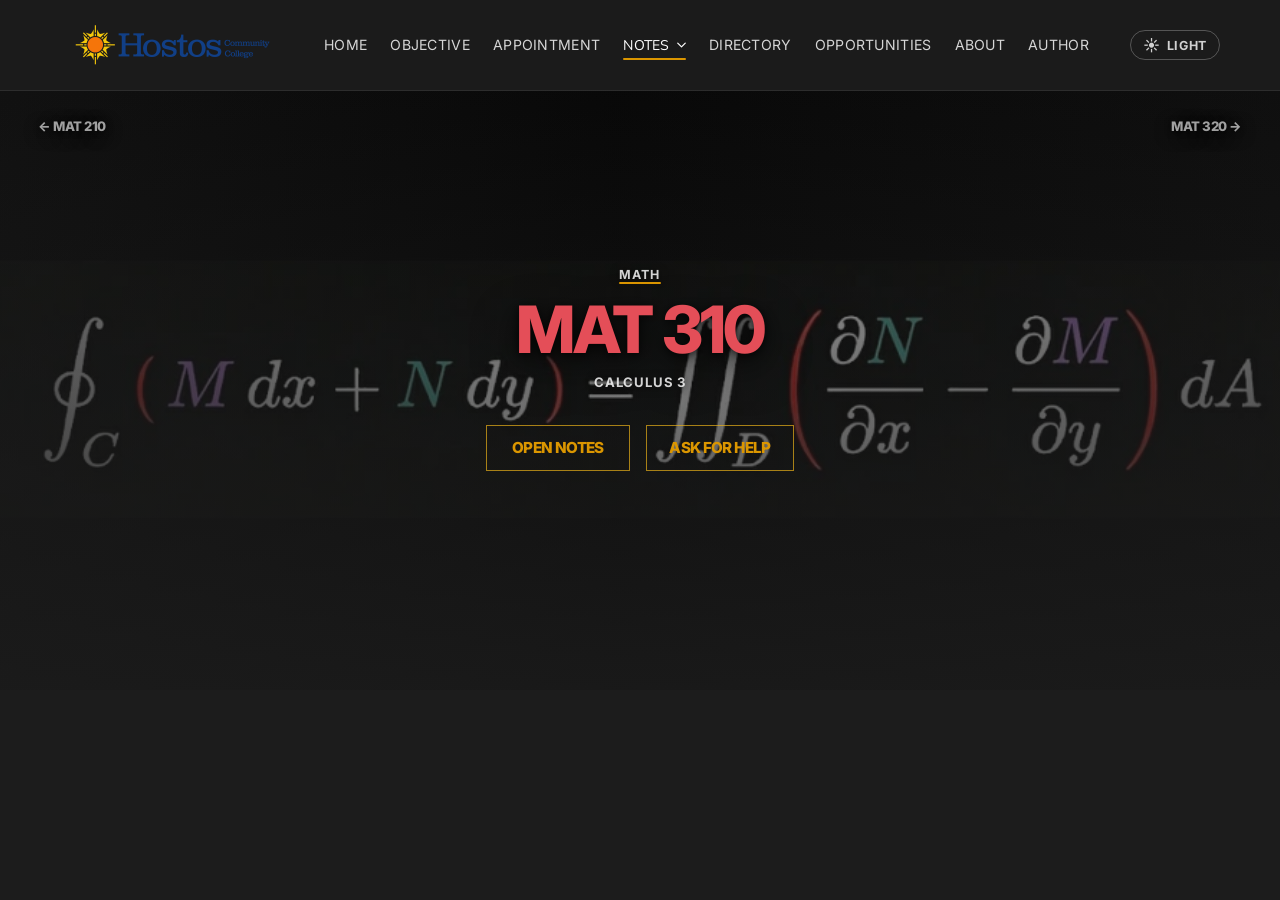
<file: courses/mat310.html>
<!DOCTYPE html>
<html lang="en">
<head>
  <meta charset="UTF-8">
  <meta name="viewport" content="width=device-width, initial-scale=1.0">
  <link rel="icon" type="image/png" href="../hostos-sun-favicon.png">
  <meta name="description" content="MAT 310 notes and resources for Hostos students.">
  <title>MAT 310 | HALC</title>
  <link rel="preconnect" href="https://fonts.googleapis.com">
  <link rel="preconnect" href="https://fonts.gstatic.com" crossorigin>
  <link href="https://fonts.googleapis.com/css2?family=Cormorant+Garamond:wght@600;700&family=Jost:wght@300;400;500;700&family=Nunito:wght@300;400;500;700&family=Petit+Formal+Script&display=swap" rel="stylesheet">
  <link href="https://fonts.googleapis.com/css2?family=Inter:wght@300;400;700;800&display=swap" rel="stylesheet">
  <link rel="stylesheet" href="../assets/css/styles.css">
  <style>
    /* ── MAT 310: category label styled like section__subtitle ── */
    .article-hero__category--label {
      border: none;
      padding: 0;
      background: transparent;
      font-family: "Inter", sans-serif;
      font-size: .78rem;
      font-weight: 700;
      letter-spacing: .09em;
      text-transform: uppercase;
      color: rgba(255, 255, 255, .82);
      display: inline-block;
      position: relative;
      padding-bottom: .18rem;
      margin-top: 0;
      text-shadow: 0 1px 8px rgba(0,0,0,.7);
    }
    .article-hero__category--label:hover {
      background: transparent;
      color: rgba(255, 255, 255, .82);
    }
    /* Gold underline sweep */
    .article-hero__category--label::after {
      content: "";
      position: absolute;
      left: 0;
      bottom: 0;
      width: 100%;
      height: 2px;
      background: var(--gold-color);
      border-radius: 999px;
      transform: scaleX(0);
      transform-origin: left center;
      animation: splitintroBarGrow 0.9s cubic-bezier(.16,1,.3,1) 1.4s both;
    }

    /* ── Tighten the three stacked elements ── */
    .course-mat310 .article-hero__title {
      padding-block: .6rem .45rem;
    }
    .course-mat310 .article-hero__meta {
      margin-top: 0;
    }

    /* ── Description: no gold sweep ── */
    .article-hero__subtitle-label--plain {
      color: rgba(255, 255, 255, .82);
      font-weight: 700;
      letter-spacing: .06em;
    }
    .article-hero__subtitle-label--plain::after {
      display: none;
    }

    /* ── Notes: gold underline identical to main page nav__link::after ── */
    .nav__dropdown-toggle.is-active {
      color: #ffffff;
      /* Switch off inline-flex so ::after positions exactly like other nav links */
      display: inline-block;
      position: relative;
      padding-right: 1rem; /* space for caret */
    }
    .nav__dropdown-toggle.is-active::after {
      content: "";
      position: absolute;
      background: var(--gold-color);
      border-radius: 999px;
      bottom: 0;
      left: 0;
      height: 2px;
      width: 100%;
      transform: scaleX(1);
      transform-origin: left;
    }
    /* Keep caret positioned correctly inside the inline-block */
    .nav__dropdown-toggle.is-active .nav__dropdown-caret {
      position: absolute;
      right: 0;
      top: 50%;
      transform: translateY(-50%);
    }
  </style>
</head>
<body class="course-article course-mat310">
  <header class="header" id="header">
    <nav class="nav container">
      <a href="../index.html#home" class="nav__logo"><img src="../85aa596e3fba6a7ecd5890282c85e736.jpg" alt="Hostos Community College"></a>
      <button class="nav__toggle" id="nav-toggle" aria-label="Open menu" aria-expanded="false"><span></span><span></span></button>
      <div class="nav__menu" id="nav-menu">
        <ul class="nav__list">
          <li><a href="../index.html#home" class="nav__link">Home</a></li>
          <li><a href="../index.html#objective-scroll" class="nav__link nav__link--rainbow">Objective</a></li>
          <li><a href="../index.html#appointment" class="nav__link">Appointment</a></li>
          <li class="nav__item nav__item--dropdown">
            <a href="../index.html#math" class="nav__link nav__dropdown-toggle is-active" aria-haspopup="true" aria-expanded="false">
              Notes
              <svg class="nav__dropdown-caret" viewBox="0 0 12 8" fill="none" xmlns="http://www.w3.org/2000/svg" aria-hidden="true">
                <path d="M1 1.5L6 6.5L11 1.5" stroke="currentColor" stroke-width="1.6" stroke-linecap="round" stroke-linejoin="round"/>
              </svg>
            </a>
            <ul class="nav__dropdown" id="nav-courses-dropdown">
              <li><a href="../index.html#economics" class="nav__link nav__dropdown-link">Economics</a></li>
              <li><a href="../index.html#history" class="nav__link nav__dropdown-link">History</a></li>
              <li><a href="../index.html#math" class="nav__link nav__dropdown-link is-active">Mathematics</a></li>
            </ul>
          </li>
          <li><a href="../index.html#directory" class="nav__link">Directory</a></li>
          <li><a href="../index.html#opportunities" class="nav__link">Opportunities</a></li>
          <li><a href="../index.html#halc" class="nav__link">About</a></li>
          <li><a href="../index.html#about" class="nav__link">Author</a></li>
        </ul>
      </div>

      <button class="theme-toggle" id="theme-toggle" aria-label="Toggle light mode">
        <span class="theme-toggle__icon">☀</span>
        <span class="theme-toggle__label">Light</span>
      </button>
    </nav>
  </header>
  <main class="article-page">
    <section class="article-hero" style="--hero-image: url('../../assets/img/provided/calc3-greens-theorem.webp')">
      <a href="mat210.html" class="hero-corner hero-corner--back">← MAT 210</a>
      <a href="mat320.html" class="hero-corner hero-corner--next">MAT 320 →</a>
      <div class="article-hero__inner">
        <a class="article-hero__category article-hero__category--label" href="../index.html#math">Math</a>
        <h1 class="article-hero__title">MAT 310</h1>
        <div class="article-hero__meta"><span class="article-hero__subtitle-label article-hero__subtitle-label--plain">Calculus 3</span></div>
        <div class="hero-action-row">
          <a class="article-button" href="../Notes/MAT-310-notes.pdf">Open notes</a>
          <a class="article-button" href="../index.html#appointment">Ask for help</a>
        </div>
      </div>
    </section>
  </main>
  <script src="../assets/js/main.js"></script>
  <script>
    /* Patch updateNav so it always treats this subpage's section as current */
    window.addEventListener('load', function() {
      var toggle  = document.querySelector('.nav__dropdown-toggle');
      var activeLink = document.querySelector('.nav__dropdown-link[href="../index.html#math"]');

      /* Override the scroll-driven nav updater to always force our section */
      var _origScroll = window.onscroll;
      function forceActive() {
        if (toggle)     toggle.classList.add('is-active');
        if (activeLink) activeLink.classList.add('is-active');
      }

      /* Run after every scroll tick, after main.js updateNav has fired */
      document.addEventListener('scroll', function() {
        setTimeout(forceActive, 0);
      }, { passive: true, capture: true });

      /* Also run immediately and on load */
      forceActive();
      setTimeout(forceActive, 100);
      setTimeout(forceActive, 300);
    });
  </script>
</body>
</html>
</file>
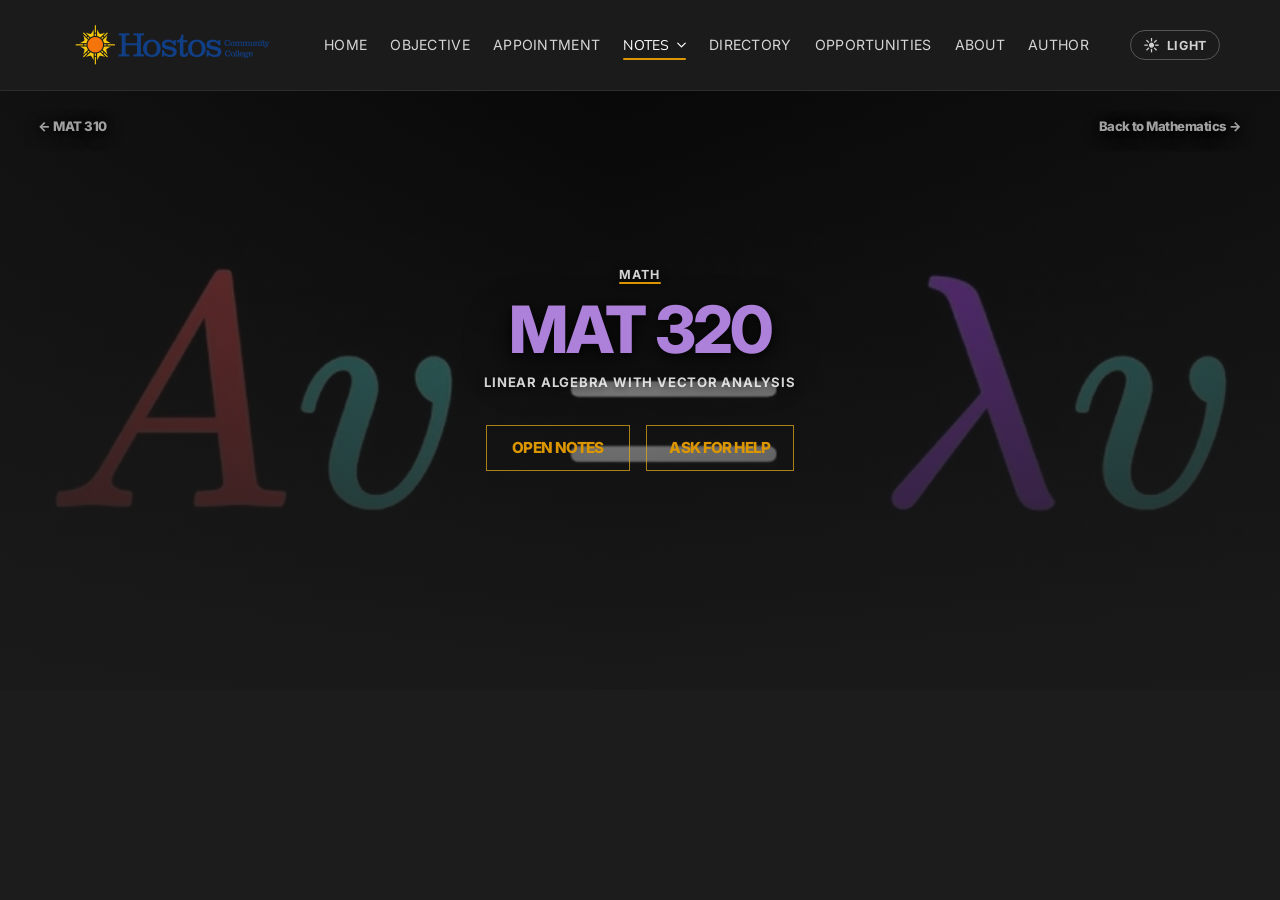
<file: courses/mat320.html>
<!DOCTYPE html>
<html lang="en">
<head>
  <meta charset="UTF-8">
  <meta name="viewport" content="width=device-width, initial-scale=1.0">
  <link rel="icon" type="image/png" href="../hostos-sun-favicon.png">
  <meta name="description" content="MAT 320 notes and resources for Hostos students.">
  <title>MAT 320 | HALC</title>
  <link rel="preconnect" href="https://fonts.googleapis.com">
  <link rel="preconnect" href="https://fonts.gstatic.com" crossorigin>
  <link href="https://fonts.googleapis.com/css2?family=Cormorant+Garamond:wght@600;700&family=Jost:wght@300;400;500;700&family=Nunito:wght@300;400;500;700&family=Petit+Formal+Script&display=swap" rel="stylesheet">
  <link href="https://fonts.googleapis.com/css2?family=Inter:wght@300;400;700;800&display=swap" rel="stylesheet">
  <link rel="stylesheet" href="../assets/css/styles.css">
  <style>
    /* ── MAT 320: category label styled like section__subtitle ── */
    .article-hero__category--label {
      border: none;
      padding: 0;
      background: transparent;
      font-family: "Inter", sans-serif;
      font-size: .78rem;
      font-weight: 700;
      letter-spacing: .09em;
      text-transform: uppercase;
      color: rgba(255, 255, 255, .82);
      display: inline-block;
      position: relative;
      padding-bottom: .18rem;
      margin-top: 0;
      text-shadow: 0 1px 8px rgba(0,0,0,.7);
    }
    .article-hero__category--label:hover {
      background: transparent;
      color: rgba(255, 255, 255, .82);
    }
    /* Gold underline sweep */
    .article-hero__category--label::after {
      content: "";
      position: absolute;
      left: 0;
      bottom: 0;
      width: 100%;
      height: 2px;
      background: var(--gold-color);
      border-radius: 999px;
      transform: scaleX(0);
      transform-origin: left center;
      animation: splitintroBarGrow 0.9s cubic-bezier(.16,1,.3,1) 1.4s both;
    }

    /* ── Tighten the three stacked elements ── */
    .course-mat320 .article-hero__title {
      padding-block: .6rem .45rem;
    }
    .course-mat320 .article-hero__meta {
      margin-top: 0;
    }

    /* ── Description: no gold sweep ── */
    .article-hero__subtitle-label--plain {
      color: rgba(255, 255, 255, .82);
      font-weight: 700;
      letter-spacing: .06em;
    }
    .article-hero__subtitle-label--plain::after {
      display: none;
    }

    /* ── Notes: gold underline identical to main page nav__link::after ── */
    .nav__dropdown-toggle.is-active {
      color: #ffffff;
      /* Switch off inline-flex so ::after positions exactly like other nav links */
      display: inline-block;
      position: relative;
      padding-right: 1rem; /* space for caret */
    }
    .nav__dropdown-toggle.is-active::after {
      content: "";
      position: absolute;
      background: var(--gold-color);
      border-radius: 999px;
      bottom: 0;
      left: 0;
      height: 2px;
      width: 100%;
      transform: scaleX(1);
      transform-origin: left;
    }
    /* Keep caret positioned correctly inside the inline-block */
    .nav__dropdown-toggle.is-active .nav__dropdown-caret {
      position: absolute;
      right: 0;
      top: 50%;
      transform: translateY(-50%);
    }
  </style>
</head>
<body class="course-article course-mat320">
  <header class="header" id="header">
    <nav class="nav container">
      <a href="../index.html#home" class="nav__logo"><img src="../85aa596e3fba6a7ecd5890282c85e736.jpg" alt="Hostos Community College"></a>
      <button class="nav__toggle" id="nav-toggle" aria-label="Open menu" aria-expanded="false"><span></span><span></span></button>
      <div class="nav__menu" id="nav-menu">
        <ul class="nav__list">
          <li><a href="../index.html#home" class="nav__link">Home</a></li>
          <li><a href="../index.html#objective-scroll" class="nav__link nav__link--rainbow">Objective</a></li>
          <li><a href="../index.html#appointment" class="nav__link">Appointment</a></li>
          <li class="nav__item nav__item--dropdown">
            <a href="../index.html#math" class="nav__link nav__dropdown-toggle is-active" aria-haspopup="true" aria-expanded="false">
              Notes
              <svg class="nav__dropdown-caret" viewBox="0 0 12 8" fill="none" xmlns="http://www.w3.org/2000/svg" aria-hidden="true">
                <path d="M1 1.5L6 6.5L11 1.5" stroke="currentColor" stroke-width="1.6" stroke-linecap="round" stroke-linejoin="round"/>
              </svg>
            </a>
            <ul class="nav__dropdown" id="nav-courses-dropdown">
              <li><a href="../index.html#economics" class="nav__link nav__dropdown-link">Economics</a></li>
              <li><a href="../index.html#history" class="nav__link nav__dropdown-link">History</a></li>
              <li><a href="../index.html#math" class="nav__link nav__dropdown-link is-active">Mathematics</a></li>
            </ul>
          </li>
          <li><a href="../index.html#directory" class="nav__link">Directory</a></li>
          <li><a href="../index.html#opportunities" class="nav__link">Opportunities</a></li>
          <li><a href="../index.html#halc" class="nav__link">About</a></li>
          <li><a href="../index.html#about" class="nav__link">Author</a></li>
        </ul>
      </div>

      <button class="theme-toggle" id="theme-toggle" aria-label="Toggle light mode">
        <span class="theme-toggle__icon">☀</span>
        <span class="theme-toggle__label">Light</span>
      </button>
    </nav>
  </header>
  <main class="article-page">
    <section class="article-hero" style="--hero-image: url('../../assets/img/provided/linear-algebra-av-lambda-v.webp')">
      <a href="mat310.html" class="hero-corner hero-corner--back">← MAT 310</a>
      <a href="../index.html#math" class="hero-corner hero-corner--next">Back to Mathematics →</a>
      <div class="article-hero__inner">
        <a class="article-hero__category article-hero__category--label" href="../index.html#math">Math</a>
        <h1 class="article-hero__title">MAT 320</h1>
        <div class="article-hero__meta"><span class="article-hero__subtitle-label article-hero__subtitle-label--plain">Linear Algebra with Vector Analysis</span></div>
        <div class="hero-action-row">
          <a class="article-button" href="../Notes/MAT-320-notes.pdf">Open notes</a>
          <a class="article-button" href="../index.html#appointment">Ask for help</a>
        </div>
      </div>
    </section>
  </main>
  <script src="../assets/js/main.js"></script>
  <script>
    /* Patch updateNav so it always treats this subpage's section as current */
    window.addEventListener('load', function() {
      var toggle  = document.querySelector('.nav__dropdown-toggle');
      var activeLink = document.querySelector('.nav__dropdown-link[href="../index.html#math"]');

      /* Override the scroll-driven nav updater to always force our section */
      var _origScroll = window.onscroll;
      function forceActive() {
        if (toggle)     toggle.classList.add('is-active');
        if (activeLink) activeLink.classList.add('is-active');
      }

      /* Run after every scroll tick, after main.js updateNav has fired */
      document.addEventListener('scroll', function() {
        setTimeout(forceActive, 0);
      }, { passive: true, capture: true });

      /* Also run immediately and on load */
      forceActive();
      setTimeout(forceActive, 100);
      setTimeout(forceActive, 300);
    });
  </script>
</body>
</html>
</file>
<file: assets/css/styles.css>
:root {
  --header-height: 5.625rem;
  --first-color: hsl(212, 69%, 29%);
  --first-color-alt: hsl(202, 79%, 45%);
  --gold-color: hsl(41, 100%, 43%);
  --paper-color: #1c1c1c;
  --white-color: #242424;
  --ink-color: #ffffff;
  --muted-color: rgba(255,255,255,.72);
  --body-color: #1c1c1c;
  --shadow: 0 24px 70px hsla(217, 31%, 15%, .16);
  --body-font: "Jost", sans-serif;
  --second-font: "Cormorant Garamond", serif;
  --biggest-font-size: 3.85rem;
  --bigger-font-size: 2.75rem;
  --big-font-size: 1.35rem;
  --normal-font-size: .98rem;
  --z-fixed: 100;
  --ease-out: cubic-bezier(.16, 1, .3, 1);
  --ease-soft: cubic-bezier(.22, .61, .36, 1);
  --lavender-color: hsl(270, 60%, 75%);
}

* {
  box-sizing: border-box;
  margin: 0;
  padding: 0;
}

html {
  scroll-behavior: smooth;
  scroll-padding-top: var(--header-height);
}

body {
  background: var(--body-color);
  color: var(--ink-color);
  font-family: var(--body-font);
  font-size: var(--normal-font-size);
  overflow-x: hidden;
}

img {
  display: block;
  height: auto;
  max-width: 100%;
}

a {
  color: inherit;
  text-decoration: none;
}

button {
  border: 0;
  cursor: pointer;
  font: inherit;
}

.container {
  margin-inline: auto;
  width: min(calc(100% - 3rem), 1180px);
}

.grid {
  display: grid;
  gap: 2.5rem;
}

.two-column {
  align-items: center;
  grid-template-columns: 1fr;
}

.section {
  padding-block: 5rem;
  scroll-margin-top: var(--header-height);
}

.courses,
.courses--alt {
  padding-top: 1.5rem;
  padding-bottom: 3.5rem;
}

.main {
  overflow: visible;
}

.header {
  background: rgba(28, 28, 28, .94);
  backdrop-filter: blur(18px);
  border-bottom: 1px solid rgba(255, 255, 255, .08);
  left: 0;
  position: fixed;
  top: 0;
  transition: box-shadow .35s, background .35s;
  width: 100%;
  z-index: var(--z-fixed);
}
.shadow-header {
  background: rgba(28, 28, 28, .98);
  box-shadow: none;
}
.nav {
  align-items: center;
  display: flex;
  height: var(--header-height);
  justify-content: space-between;
  max-width: 1425px;
  margin-inline: auto;
  padding-inline: 0;
  width: min(calc(100% - 7.5rem), 1425px);
}

.nav__logo img {
  filter: brightness(1.22) contrast(.92);
  height: 74px;
  max-width: 250px;
  object-fit: contain;
  width: auto;
}

.nav__list {
  align-items: center;
  display: flex;
  gap: 1.45rem;
  list-style: none;
}

.nav__link {
  color: rgba(255,255,255,.82);
  font-family: "Inter", sans-serif;
  font-size: .88rem;
  letter-spacing: .02em;
  padding-block: .35rem;
  position: relative;
  text-transform: uppercase;
  transition: color .45s var(--ease-soft);
}

.nav__link::after {
  background: var(--gold-color);
  border-radius: 999px;
  bottom: 0;
  content: "";
  height: 2px;
  left: 0;
  position: absolute;
  transform: scaleX(0);
  transform-origin: right;
  transition: transform .65s var(--ease-out);
  width: 100%;
}

.nav__link:hover,
.nav__link.is-active {
  color: #ffffff;
}

.nav__link:hover::after,
.nav__link.is-active::after {
  transform: scaleX(1);
  transform-origin: left;
}

/* ── Objective link: solid gold underline (matches other tabs) ─────────── */
.nav__link--rainbow::after {
  background: var(--gold-color);
}

/* ── Courses dropdown ───────────────────────────────────────────────────── */
.nav__item--dropdown {
  position: relative;
}

.nav__dropdown-toggle {
  align-items: center;
  background: transparent;
  border: 0;
  border-radius: 0;
  cursor: pointer;
  display: inline-flex;
  font: inherit;
  gap: .35rem;
  padding-inline: 0;
}

.nav__dropdown-caret {
  height: 6px;
  transition: transform .35s var(--ease-soft);
  width: 9px;
}

.nav__item--dropdown:hover .nav__dropdown-caret,
.nav__dropdown-toggle[aria-expanded="true"] .nav__dropdown-caret {
  transform: rotate(180deg);
}

.nav__dropdown {
  background: var(--white-color);
  border: 1px solid rgba(231, 175, 25, .6);
  border-radius: 0;
  box-shadow: var(--shadow);
  display: flex;
  flex-direction: column;
  list-style: none;
  min-width: 180px;
  opacity: 0;
  padding: .35rem 0;
  pointer-events: none;
  position: absolute;
  left: 50%;
  top: 100%;
  transform: translate(-50%, -4px);
  transition: opacity .3s var(--ease-soft), transform .3s var(--ease-soft);
  z-index: var(--z-fixed);
}

.nav__item--dropdown:hover .nav__dropdown,
.nav__item--dropdown:focus-within .nav__dropdown,
.nav__dropdown.show-dropdown {
  opacity: 1;
  pointer-events: auto;
  transform: translate(-50%, 0);
}

.nav__dropdown-link {
  border-radius: 0;
  color: var(--ink-color) !important;
  display: block;
  opacity: .85;
  padding: .65rem 1.15rem !important;
  text-transform: none !important;
  white-space: nowrap;
}

.nav__dropdown-link::after {
  display: none;
}

.nav__dropdown-link:hover,
.nav__dropdown-link.is-active {
  background: rgba(231, 175, 25, .14);
  color: var(--gold-color) !important;
  opacity: 1;
}

.nav__toggle {
  background: transparent;
  display: none;
  height: 34px;
  position: relative;
  width: 34px;
}

.nav__toggle span {
  background: var(--ink-color);
  border-radius: 999px;
  display: block;
  height: 2px;
  left: 7px;
  position: absolute;
  transition: transform .3s, top .3s;
  width: 20px;
}

.nav__toggle span:first-child {
  top: 11px;
}

.nav__toggle span:last-child {
  top: 21px;
}

.show-menu + .nav__toggle span:first-child,
.nav__toggle[aria-expanded="true"] span:first-child {
  top: 16px;
  transform: rotate(45deg);
}

.show-menu + .nav__toggle span:last-child,
.nav__toggle[aria-expanded="true"] span:last-child {
  top: 16px;
  transform: rotate(-45deg);
}

/* ══════════════════════════════════════════════════════════════════════════
   SPLITSCREEN INTRO — pinned stacked title, black wipe reveals the hero below
   ══════════════════════════════════════════════════════════════════════════ */

.splitintro {
  position: relative;
  height: 200vh;
  background: var(--white-color);
}

.splitintro-particles {
  position: absolute;
  inset: 0;
  width: 100%;
  height: 100%;
  z-index: 0;
  pointer-events: none;
  opacity: 0;
  animation: articleHeroIn 2.5s cubic-bezier(.16, 1, .3, 1) 1s forwards;
}

.splitintro-pin {
  position: sticky;
  top: 0;
  height: 100vh;
  height: 100dvh;
  overflow: clip;
  overflow-x: clip;
  display: flex;
  align-items: center;
  justify-content: center;
  background: var(--white-color);
  isolation: isolate;
}

.splitintro-content {
  position: relative;
  z-index: 1;
  display: flex;
  flex-direction: column;
  align-items: stretch;
  width: 100%;
  padding-top: var(--header-height);
  padding-inline: clamp(.75rem, 2.5vw, 2rem);
  will-change: opacity, transform;
  opacity: 0;
  animation: articleHeroIn 1.4s cubic-bezier(.16, 1, .3, 1) forwards;
  animation-delay: .8s;
}

.splitintro-title {
  display: flex;
  flex-direction: column;
  align-items: flex-start;
  gap: .08em;
  position: relative;
  padding-bottom: clamp(.5rem, 1.5vw, 1rem);
  width: 100%;
}

/* Static "Welcome to the" line — left-aligned */
.splitintro-line--static {
  font-size: clamp(1.8rem, 10.5vw, 14rem) !important;
  font-weight: 800 !important;
  letter-spacing: -.05em !important;
  line-height: .92 !important;
  opacity: 1;
  align-self: flex-start;
  text-align: left;
  width: 100%;
  word-break: break-word;
  overflow-wrap: break-word;
  white-space: normal;
}

/* Typed "Hostos Academic Learning Center!" line — right-aligned */
.splitintro-line--typed {
  font-size: clamp(1.8rem, 10.5vw, 14rem) !important;
  font-weight: 800 !important;
  letter-spacing: -.05em !important;
  line-height: .92 !important;
  align-self: flex-end;
  text-align: right;
  width: 100%;
  word-break: break-word;
  overflow-wrap: break-word;
  white-space: normal;
}

/* Gold sweep bar — divider between the two title lines */
.splitintro-halc-bar {
  height: 5px;
  width: 100%;
  border-radius: 999px;
  margin-bottom: clamp(.5rem, 1.5vw, 1.2rem);
  align-self: stretch;
  flex-shrink: 0;
  position: relative;
  --bar-ty: 0px;
  --bar-tx: 0px;
  transform: translateY(var(--bar-ty)) translateX(var(--bar-tx));
}
.splitintro-halc-bar::after {
  content: '';
  position: absolute;
  inset: 0;
  background: var(--gold-color);
  border-radius: 999px;
  transform: scaleX(0);
  transform-origin: left center;
}
.splitintro-halc-bar.animate::after {
  animation: splitintroBarGrow 1s cubic-bezier(.16,1,.3,1) forwards;
}
@keyframes splitintroBarGrow {
  from { transform: scaleX(0); }
  to   { transform: scaleX(1); }
}


.splitintro-line {
  font-family: "Inter", sans-serif;
  font-weight: 800;
  letter-spacing: -.05em;
  line-height: .95;
  text-transform: none;
  color: hsl(42, 38%, 90%);
  font-size: clamp(1.6rem, min(9.5vw, 11vh), 9rem);
  animation: splitintroFloat 7s ease-in-out infinite;
  will-change: transform, filter;
  width: 100%;
  word-break: break-word;
  overflow-wrap: break-word;
  white-space: normal;
  transition: font-size 300ms ease;
  --si-para-ty: 0px;
  --si-para-tx: 0px;
  --si-para-sc: 1;
  --si-para-rot: 0deg;
}

/* Float keyframe incorporates parallax offset + rotation */
@keyframes splitintroFloat {
  0%, 100% { transform: translate(var(--si-para-tx, 0px), calc(var(--si-para-ty, 0px) + 0px))  scale(var(--si-para-sc, 1)) rotate(var(--si-para-rot, 0deg)); }
  50%       { transform: translate(var(--si-para-tx, 0px), calc(var(--si-para-ty, 0px) + -8px)) scale(var(--si-para-sc, 1)) rotate(var(--si-para-rot, 0deg)); }
}

body.light-mode .splitintro-line {
  color: hsl(217, 31%, 12%);
}

/* ── Quote mode removed — all messages now use welcome styling ── */

/* ── Floating academic icons ────────────────────────────────────────────── */
.splitintro-floats {
  position: absolute;
  inset: 0;
  pointer-events: none;
  z-index: 0;
  overflow: hidden;
  opacity: 0;
  filter: blur(20px);
  transform: scale(1.22);
  animation: articleImageReveal 3s cubic-bezier(.16, 1, .3, 1) forwards;
  will-change: opacity, filter, transform;
}

.si-float {
  position: absolute;
  font-size: clamp(1.4rem, 3vw, 2.6rem);
  opacity: 0.13;
  animation: siFloatDrift 0s ease-in-out infinite alternate;
  user-select: none;
  filter: grayscale(0.2);
}

/* Unique position, size, duration, delay per icon                        */
/* Kept in corners/far edges, clear of the text zone (~25-80% vertically) */
/* and the gold bar (~38%).                                                */
.si-float--1 { left:  2%;  top:  4%; font-size: clamp(1.8rem, 3.5vw, 3rem);   animation-duration: 7.1s; animation-delay:  0s;   opacity: 0.13; }
.si-float--2 { left: 88%;  top:  3%; font-size: clamp(1.2rem, 2.2vw, 2rem);   animation-duration: 6.4s; animation-delay: -1.2s; opacity: 0.13; }
.si-float--3 { left:  1%;  top: 62%; font-size: clamp(1.5rem, 2.8vw, 2.5rem); animation-duration: 8.3s; animation-delay: -2.5s; opacity: 0.13; }
.si-float--4 { left: 88%;  top: 64%; font-size: clamp(1.4rem, 2.6vw, 2.2rem); animation-duration: 7.7s; animation-delay: -0.8s; opacity: 0.13; }
.si-float--5 { left: 44%;  top:  2%; font-size: clamp(1rem,   1.8vw, 1.6rem); animation-duration: 9.0s; animation-delay: -3.1s; opacity: 0.07; }
.si-float--6 { left: 93%;  top: 68%; font-size: clamp(1.1rem, 2vw,   1.8rem); animation-duration: 6.9s; animation-delay: -1.7s; opacity: 0.07; }
.si-float--7 { left:  1%;  top: 70%; font-size: clamp(1.2rem, 2.2vw, 2rem);   animation-duration: 7.5s; animation-delay: -4.0s; opacity: 0.08; }
.si-float--8 { left: 92%;  top: 50%; font-size: clamp(1rem,   1.8vw, 1.6rem); animation-duration: 8.6s; animation-delay: -2.0s; opacity: 0.07; }

@keyframes siFloatDrift {
  0%   { transform: translateY(0px)    rotate(-4deg) scale(1); }
  100% { transform: translateY(-18px)  rotate(4deg)  scale(1.06); }
}

@media (prefers-reduced-motion: reduce) {
  .si-float { animation: none; }
}

.splitintro-line:nth-child(1) { animation-delay: 0s;    animation-duration: 7.2s; }
.splitintro-line:nth-child(2) { animation-delay: .8s;   animation-duration: 6.6s; }
.splitintro-line:nth-child(3) { animation-delay: 1.6s;  animation-duration: 7.8s; }

@media (prefers-reduced-motion: reduce) {
  .splitintro-line { animation: none; }
  .splitintro-eyebrow::after,
  .splitintro-title::after { animation: none; transform: scaleX(1); }
}

.splitintro-badge {
  position: absolute;
  right: clamp(1rem, 4vw, 3rem);
  bottom: clamp(1rem, 4vw, 3rem);
  z-index: 1;
  display: flex;
  align-items: center;
  gap: .5rem;
  font-family: "Inter", sans-serif;
  font-size: .8rem;
  font-weight: 600;
  letter-spacing: .06em;
  text-transform: uppercase;
  color: rgba(255, 255, 255, .45);
  will-change: opacity, transform;
}

body.light-mode .splitintro-badge {
  color: rgba(20, 20, 20, .55);
}

.splitintro-badge-icon {
  width: 20px;
  height: 20px;
  color: rgba(255, 255, 255, .7);
  flex-shrink: 0;
  animation: splitintroBounce 1.6s ease-in-out infinite;
}

body.light-mode .splitintro-badge-icon {
  color: #141414;
}

@keyframes splitintroBounce {
  0%, 100% { transform: translateY(0); }
  50%      { transform: translateY(4px); }
}

/* Sits behind the text, opacity rises as you scroll so the pinned panel's
   color dissolves into the next section's color — no slabs, just a
   continuation of the same scroll-driven motion that's already moving the
   title out of frame. */
.splitintro-bgfade {
  position: absolute;
  inset: 0;
  background: var(--paper-color);
  opacity: 0;
  z-index: 0;
  pointer-events: none;
}

.splitintro-pretitle {
  position: absolute;
  left: 50%;
  top: 50%;
  z-index: 4;
  margin: 0;
  transform: translate(-50%, -50%);
  font-family: "Inter", sans-serif;
  font-size: clamp(.8rem, 1.6vw, 1.05rem);
  font-weight: 600;
  letter-spacing: .22em;
  text-transform: uppercase;
  color: hsl(42, 38%, 92%);
  text-align: center;
  white-space: nowrap;
  opacity: 0;
}

@media screen and (max-width: 600px) {
  .splitintro-badge { right: 1rem; bottom: 1rem; font-size: .68rem; }
  .splitintro-badge-icon { width: 16px; height: 16px; }
  .splitintro-pretitle { white-space: normal; max-width: 80vw; }
}

@media (prefers-reduced-motion: reduce) {
  .splitintro { height: auto; }
  .splitintro-pin {
    position: relative;
    height: auto;
    padding-block: 6rem 4rem;
  }
  .splitintro-bgfade,
  .splitintro-pretitle { display: none; }
}

/* ══════════════════════════════════════════════════════════════════════════
   HERO — Sticky zoom sequence with parallax clouds + waves
   ══════════════════════════════════════════════════════════════════════════ */

/* ── Outer scroller: tall div that provides scroll distance ─────────────── */
.zoom-scroller {
  height: 300vh; /* 3x viewport = scroll runway for the zoom + parallax */
  position: relative;
  scroll-margin-top: var(--header-height);
}

/* ── Sticky stage: pins for the whole scroll sequence ───────────────────── */
.zoom-stage {
  align-items: center;
  display: flex;
  height: 100vh;
  justify-content: center;
  overflow: hidden;
  position: sticky;
  top: 0;
}

/* ── Background — vivid gradient that obviously cycles through all colors ── */
.hero-gradient {
  inset: 0;
  position: absolute;
  z-index: 0;
  background: radial-gradient(
    ellipse 130% 110% at 50% 65%,
    hsl(210, 80%, 28%) 0%,
    hsl(260, 70%, 22%) 50%,
    hsl(300, 70%, 16%) 100%
  );
  animation: heroHueShift 50s linear infinite;
}

@keyframes heroHueShift {
  0%   { filter: hue-rotate(0deg); }
  100% { filter: hue-rotate(360deg); }
}

/* ── Top fade — blends header's dark bar smoothly into the hero gradient ── */
.hero-top-fade {
  background: linear-gradient(
    to bottom,
    rgba(28, 28, 28, .85) 0%,
    rgba(28, 28, 28, .45) 35%,
    rgba(28, 28, 28, 0) 100%
  );
  height: clamp(140px, 22vh, 260px);
  left: 0;
  pointer-events: none;
  position: absolute;
  right: 0;
  top: 0;
  z-index: 2;
}

/* ── Stars layer — tiny dots scattered across the sky ───────────────────── */
.hero-stars {
  inset: 0;
  position: absolute;
  z-index: 1;
  pointer-events: none;
  /* Procedural star field via repeating-radial-gradient tricks */
  background-image:
    radial-gradient(1px 1px at 12%  8%,  rgba(255,255,255,.7) 0%, transparent 100%),
    radial-gradient(1px 1px at 28% 14%,  rgba(255,255,255,.5) 0%, transparent 100%),
    radial-gradient(1px 1px at 44%  5%,  rgba(255,255,255,.6) 0%, transparent 100%),
    radial-gradient(1px 1px at 62% 12%,  rgba(255,255,255,.4) 0%, transparent 100%),
    radial-gradient(1px 1px at 76%  4%,  rgba(255,255,255,.65) 0%, transparent 100%),
    radial-gradient(1px 1px at 88% 18%,  rgba(255,255,255,.5) 0%, transparent 100%),
    radial-gradient(1px 1px at  6% 22%,  rgba(255,255,255,.45) 0%, transparent 100%),
    radial-gradient(1px 1px at 34% 28%,  rgba(255,255,255,.35) 0%, transparent 100%),
    radial-gradient(1px 1px at 54% 20%,  rgba(255,255,255,.55) 0%, transparent 100%),
    radial-gradient(1px 1px at 70% 30%,  rgba(255,255,255,.3) 0%, transparent 100%),
    radial-gradient(1px 1px at 92%  9%,  rgba(255,255,255,.6) 0%, transparent 100%),
    radial-gradient(1.5px 1.5px at 20% 10%, rgba(255,255,255,.55) 0%, transparent 100%),
    radial-gradient(1.5px 1.5px at 50% 16%, rgba(255,255,255,.5) 0%, transparent 100%),
    radial-gradient(1.5px 1.5px at 82%  7%, rgba(255,255,255,.6) 0%, transparent 100%);
  background-size: 100% 45%; /* stars only in the top half (sky area) */
  background-repeat: no-repeat;
}

/* ── Mountain parallax layers — back to front ───────────────────────────── */
.mtn-layer {
  bottom: 0;
  /* extend beyond viewport so mouse-X parallax never reveals a gap */
  left: -5%;
  pointer-events: none;
  position: absolute;
  right: -5%;
  will-change: transform;
}

.mtn-svg {
  bottom: 0;
  display: block;
  height: 55%;
  left: 0;
  position: absolute;
  width: 100%;
}

/* Layer 1 — farthest, palest, slowest */
.mtn-layer--1 {
  height: 100%;
  z-index: 2;
  transform-origin: bottom center;
}
.mtn-layer--1 .mtn-svg {
  fill: hsl(220, 38%, 12%);
  filter: blur(1.5px);
  height: 62%;
}

/* Layer 2 — mid-far */
.mtn-layer--2 {
  height: 100%;
  z-index: 3;
  transform-origin: bottom center;
}
.mtn-layer--2 .mtn-svg {
  fill: hsl(218, 42%, 10%);
  height: 56%;
}

/* Layer 3 — mid-near */
.mtn-layer--3 {
  height: 100%;
  z-index: 5;
  transform-origin: bottom center;
}
.mtn-layer--3 .mtn-svg {
  fill: hsl(216, 46%, 8%);
  height: 50%;
}

/* Layer 4 — foreground, darkest, fastest */
.mtn-layer--4 {
  height: 100%;
  z-index: 7;
  transform-origin: bottom center;
}
.mtn-layer--4 .mtn-svg {
  fill: hsl(214, 52%, 6%);
  height: 44%;
}

/* ── Floating glow orbs — extra depth plane ───────────────────────────────
   Fade in (opacity), zoom (scale), drift at independent rates (layered),
   and shift with cursor (mouse parallax). JS drives transform + opacity. */
.hero-orbs {
  inset: 0;
  pointer-events: none;
  position: absolute;
  z-index: 5;
}

.hero-orb {
  border-radius: 50%;
  filter: blur(8px);
  opacity: 0;
  position: absolute;
  will-change: transform, opacity;
}

.hero-orb--1 {
  background: radial-gradient(circle, hsla(202, 90%, 70%, .55), transparent 70%);
  height: 120px;
  left: 12%;
  top: 60%;
  width: 120px;
}
.hero-orb--2 {
  background: radial-gradient(circle, hsla(41, 100%, 65%, .5), transparent 70%);
  height: 90px;
  left: 80%;
  top: 40%;
  width: 90px;
}
.hero-orb--3 {
  background: radial-gradient(circle, hsla(330, 85%, 70%, .45), transparent 70%);
  height: 160px;
  left: 68%;
  top: 70%;
  width: 160px;
}
.hero-orb--4 {
  background: radial-gradient(circle, hsla(150, 80%, 65%, .4), transparent 70%);
  height: 70px;
  left: 28%;
  top: 22%;
  width: 70px;
}

@media (prefers-reduced-motion: reduce) {
  .hero-orbs { display: none; }
}

/* ── Atmospheric light orb — JS repositions the gradient center via style ── */
/* Element is injected by JS; this just sets its base geometry + blend mode  */
.hero-light {
  inset: 0;
  mix-blend-mode: screen;
  pointer-events: none;
  position: absolute;
  will-change: background;
  z-index: 1;
  /* initial glow — JS overwrites the radial-gradient on every frame */
  background: radial-gradient(
    ellipse 70% 65% at 50% 45%,
    hsla(212, 85%, 52%, .22) 0%,
    hsla(41,  100%, 43%, .09) 50%,
    transparent 78%
  );
}

/* ── Cloud layers ────────────────────────────────────────────────────────── */
.cloud-layer {
  inset: 0;
  pointer-events: none;
  position: absolute;
  will-change: transform;
}

.cloud-layer--far  { z-index: 4; opacity: .14; }
.cloud-layer--mid  { z-index: 6; opacity: .18; }
.cloud-layer--near { z-index: 7; opacity: .22; }

/* Clouds: blurred blobs, lightly tinted so they catch gradient colour */
.cloud {
  border-radius: 999px;
  position: absolute;
  will-change: transform;
}

/* Far clouds — cool blue-grey, soft and high */
.cloud--a {
  width: 300px; height: 72px; top: 12%; left: 6%;
  background: rgba(130,175,255,.72); filter: blur(26px);
  animation: cdrift1 32s ease-in-out infinite;
}
.cloud--b {
  width: 210px; height: 54px; top: 20%; right: 10%;
  background: rgba(150,185,255,.62); filter: blur(20px);
  animation: cdrift2 40s ease-in-out infinite 5s;
}
.cloud--c {
  width: 360px; height: 82px; top: 6%; left: 40%;
  background: rgba(110,165,245,.68); filter: blur(30px);
  animation: cdrift3 44s ease-in-out infinite 10s;
}

/* Mid clouds — deeper blue-indigo */
.cloud--d {
  width: 400px; height: 92px; top: 28%; left: -6%;
  background: rgba(100,145,235,.58); filter: blur(16px);
  animation: cdrift2 34s ease-in-out infinite 3s;
}
.cloud--e {
  width: 320px; height: 78px; top: 36%; right: -4%;
  background: rgba(120,160,250,.52); filter: blur(18px);
  animation: cdrift1 38s ease-in-out infinite 7s;
}

/* Near clouds — larger, lower, more presence */
.cloud--f {
  width: 500px; height: 115px; top: 50%; left: -10%;
  background: rgba(80,130,220,.46); filter: blur(10px);
  animation: cdrift3 26s ease-in-out infinite 1s;
}
.cloud--g {
  width: 440px; height: 105px; top: 57%; right: -8%;
  background: rgba(105,150,240,.42); filter: blur(12px);
  animation: cdrift1 30s ease-in-out infinite 6s;
}

/* Three distinct drift personalities */
@keyframes cdrift1 {
  0%,100% { transform: translateX(0px)   translateY(0px)   scaleX(1);    }
  28%      { transform: translateX(26px)  translateY(-9px)  scaleX(1.04); }
  58%      { transform: translateX(-18px) translateY(6px)   scaleX(.97);  }
  80%      { transform: translateX(10px)  translateY(-3px)  scaleX(1.01); }
}
@keyframes cdrift2 {
  0%,100% { transform: translateX(0px)   translateY(0px)  scaleY(1);    }
  32%      { transform: translateX(-30px) translateY(-6px) scaleY(1.05); }
  64%      { transform: translateX(22px)  translateY(9px)  scaleY(.95);  }
}
@keyframes cdrift3 {
  0%,100% { transform: translateX(0px)   scaleX(1)    scaleY(1);    }
  38%      { transform: translateX(18px)  scaleX(1.06) scaleY(.94);  }
  74%      { transform: translateX(-22px) scaleX(.95)  scaleY(1.06); }
}

/* ── Text wrapper — JS scales this, NOT the h1, to avoid Chrome blur ────── */
.zoom-text-wrap {
  align-items: center;
  display: flex;
  flex-direction: column;
  justify-content: center;
  pointer-events: none;
  position: relative;
  text-align: center;
  will-change: transform;
  z-index: 15;
  /* JS sets transform: scale() on this el */
}

.zoom-text-inner {
  display: flex;
  flex-direction: column;
  gap: 1.25rem;
  align-items: center;
}

.hero-eyebrow {
  color: hsl(202, 79%, 72%);
  font-family: "Nunito", sans-serif;
  font-size: .78rem;
  font-weight: 700;
  letter-spacing: .18em;
  text-transform: uppercase;
  opacity: 0;
  animation: heroFadeUp .6s cubic-bezier(.16,1,.3,1) .1s both;
}

/* Headline — static two-line subject display, fades in staggered */
.hero-heading {
  color: #f5f1ea;
  font-family: "Inter", sans-serif;
  font-size: clamp(3.4rem, 9vw, 8rem);
  font-weight: 800;
  letter-spacing: -.04em;
  line-height: 1.0;
  min-height: 0;
  display: flex;
  flex-direction: column;
  align-items: center;
  gap: .06em;
  opacity: 1;
}

.hero-static-line {
  display: block;
  opacity: 0;
  transform: translateY(22px);
  animation: heroFadeUp .7s cubic-bezier(.16,1,.3,1) both;
}
.hero-static-line:nth-child(1) { animation-delay: .18s; }
.hero-static-line:nth-child(2) { animation-delay: .34s; }

@keyframes heroFadeUp {
  from { opacity: 0; transform: translateY(16px); }
  to   { opacity: 1; transform: translateY(0); }
}

/* ── Scroll cue ──────────────────────────────────────────────────────────── */
.hero-scroll-cue {
  bottom: 3rem;
  left: 50%;
  position: absolute;
  transform: translateX(-50%);
  z-index: 20;
  opacity: 0;
  animation: heroFadeUp .6s cubic-bezier(.16,1,.3,1) .9s both;
}

.hero-scroll-cue span {
  border-right: 2px solid rgba(255,255,255,.3);
  border-bottom: 2px solid rgba(255,255,255,.3);
  display: block;
  height: 11px;
  width: 11px;
  transform: rotate(45deg);
  animation: scrollBounce 1.6s ease-in-out infinite;
}

@keyframes scrollBounce {
  0%, 100% { transform: rotate(45deg) translateY(0);   opacity: .3; }
  50%       { transform: rotate(45deg) translateY(5px); opacity: .65; }
}

/* ── Parallax wave layers ────────────────────────────────────────────────── */
.wave-parallax {
  bottom: 0;
  height: clamp(140px, 22vh, 260px);
  /* extend left/right so horizontal mouse-parallax never exposes a gap */
  left: -4%;
  pointer-events: none;
  position: absolute;
  right: -4%;
  width: 108%;
  will-change: transform;
  z-index: 12;
}

.wp-wave {
  bottom: 0;
  height: 100%;
  left: 0;
  position: absolute;
  width: 100%;
}

.wp-wave--back {
  fill: hsl(218, 42%, 12%);
  opacity: .80;
  animation: waveSlide 22s ease-in-out infinite;
}
.wp-wave--mid {
  fill: hsl(220, 34%, 8%);
  opacity: .90;
  animation: waveSlide 15s ease-in-out infinite reverse;
}
.wp-wave--front {
  fill: #1c1c1c;
  opacity: 1;
  animation: waveSlide 10s ease-in-out infinite;
}

@keyframes waveSlide {
  0%, 100% { transform: translateX(0) scaleY(1); }
  33%       { transform: translateX(-1.5%) scaleY(1.04); }
  66%       { transform: translateX(1.2%) scaleY(.97); }
}

/* ── Phrase cycling ─────────────────────────────────────────────────────────
   Three distinct personalities — one per line position:

   LINE 1 (top / bold)     → clip-reveal: slides up from behind a mask
   LINE 2 (middle / italic)→ letter-spacing slam: stretches in from wide, snaps tight
   LINE 3 (bottom / bold)  → rotation pop: swings in on a spring, pops into place

   Exits are the reverse of entrances — never a blob fade.
   ─────────────────────────────────────────────────────────────────────────── */
.phrase-wrap { display: block; }

/* Clip container — LINE 1 only uses overflow:hidden to mask the wipe */
.title-line-clip {
  display: block;
  padding-block: .05em .09em;
}
.title-line-clip:nth-child(1) { overflow: hidden; }

/* ── Base state — each line starts invisible, transitions set per-child ── */
.title-line {
  display: block;
  transform-origin: center center;
}

/* ════════════════════════════════════════════════════════════════════════════
   LINE 1 — CLIP WIPE (slides up out of a mask, exits sliding back down)
   ════════════════════════════════════════════════════════════════════════════ */
.title-line-clip:nth-child(1) .title-line {
  opacity: 1;                          /* opacity never changes — it's all clip */
  transform: translateY(105%);         /* starts below the clip mask */
  transition: transform .72s cubic-bezier(.16, 1, .3, 1);
}
.title-line-clip:nth-child(1) .title-line.line--in {
  transform: translateY(0%);
}
.title-line-clip:nth-child(1) .title-line.line--out {
  transform: translateY(-110%);        /* exits upward */
  transition: transform .52s cubic-bezier(.55, 0, .1, 1);
}

/* ════════════════════════════════════════════════════════════════════════════
   LINE 2 — LETTER-SPACING SLAM
   Wide tracking funnels inward and snaps to tight; exits compress then scatter
   ════════════════════════════════════════════════════════════════════════════ */
.title-line-clip:nth-child(2) .title-line {
  opacity: 0;
  letter-spacing: .6em;
  transform: scaleX(1.18) translateX(4px);
  transition:
    opacity        .45s ease,
    letter-spacing .85s cubic-bezier(.16, 1, .3, 1),
    transform      .85s cubic-bezier(.16, 1, .3, 1);
}
.title-line-clip:nth-child(2) .title-line.line--in {
  opacity: 1;
  letter-spacing: -.04em;
  transform: scaleX(1) translateX(0);
}
.title-line-clip:nth-child(2) .title-line.line--out {
  opacity: 0;
  letter-spacing: -.12em;             /* over-compresses then snaps away */
  transform: scaleX(.84);
  transition:
    opacity        .38s ease,
    letter-spacing .48s cubic-bezier(.55, 0, .1, 1),
    transform      .48s cubic-bezier(.55, 0, .1, 1);
}

/* ════════════════════════════════════════════════════════════════════════════
   LINE 3 — ROTATION POP (spring overshoot on entry, spins away on exit)
   ════════════════════════════════════════════════════════════════════════════ */
.title-line-clip:nth-child(3) .title-line {
  opacity: 0;
  transform: rotate(-9deg) scale(.76) translateY(18px);
  transition:
    opacity   .4s  ease,
    transform .82s cubic-bezier(.34, 1.56, .64, 1);  /* springy overshoot */
}
.title-line-clip:nth-child(3) .title-line.line--in {
  opacity: 1;
  transform: rotate(0deg) scale(1) translateY(0);
}
.title-line-clip:nth-child(3) .title-line.line--out {
  opacity: 0;
  transform: rotate(7deg) scale(.8) translateY(-16px);
  transition:
    opacity   .34s ease,
    transform .46s cubic-bezier(.55, 0, .1, 1);
}

/* ── Colour tokens ── */
.title-line--bold {
  color: #f5f1ea;
  font-style: normal;
  font-weight: 800;
}
.title-line--italic {
  color: hsl(202, 79%, 82%);
  font-style: italic;
  font-weight: 300;
}

/* Mobile */
@media screen and (max-width: 600px) {
  .hero-heading { font-size: clamp(2.6rem, 12vw, 3.8rem); }
  .zoom-scroller { height: 250vh; }
}

@media (prefers-reduced-motion: reduce) {
  .hero-scroll-cue span { animation: none; }
  .wp-wave--back, .wp-wave--mid, .wp-wave--front { animation: none; }
  .zoom-text-wrap { transform: none !important; }
  .cloud-layer { transform: none !important; }
  .wave-parallax { transform: none !important; }
  .hero-light { display: none; }
}
/* Strict alternating background pattern, matched to the new section order:
   objective(paper) → halc(white) → appointment/appt-howto(paper) →
   math(white) → history(paper) → economics(white) → about(paper) */
#math      { background: var(--white-color); }
#history   { background: var(--paper-color); }
#economics { background: var(--white-color); }
#about     { background: var(--paper-color); }

/* All sections get the top border */
.policy,
.courses,
.halc-section,
.about-section,
.opps-section {
  border-top: 1px solid hsla(217, 31%, 15%, .08);
}

/* Glowing divider line on every section */
.policy,
.courses,
.halc-section,
.about-section,
.opps-section {
  position: relative;
}

.policy::before,
.courses::before,
.halc-section::before,
.about-section::before,
.opps-section::before {
  background: linear-gradient(90deg, transparent, hsla(212, 69%, 29%, .2), hsla(41, 100%, 43%, .26), transparent);
  content: "";
  height: 1px;
  left: 50%;
  position: absolute;
  top: 0;
  transform: translateX(-50%);
  width: min(1180px, calc(100% - 3rem));
  z-index: 1;
}

.section__header {
  max-width: 540px;
}

.section__header.center {
  margin-inline: auto;
  max-width: 720px;
  text-align: center;
}

.section__title {
  color: var(--ink-color);
  font-size: var(--bigger-font-size);
  line-height: 1.15;
}

/* ══════════════════════════════════════════════════════════════════════════
   OBJECTIVE SECTION — full-page sticky scroll, mirrors About section style
   ══════════════════════════════════════════════════════════════════════════ */

.objective-section {
  position: relative;
  scroll-margin-top: var(--header-height);
  background: var(--paper-color);
  border-top: 1px solid hsla(217, 31%, 15%, .08);
}

.objective-section::before {
  background: linear-gradient(90deg, transparent, hsla(212, 69%, 29%, .2), hsla(41, 100%, 43%, .26), transparent);
  content: "";
  height: 1px;
  left: 50%;
  position: absolute;
  top: 0;
  transform: translateX(-50%);
  width: min(1180px, calc(100% - 3rem));
  z-index: 1;
}

.objective-stage {
  position: sticky;
  top: 0;
  height: 100vh;
  height: 100dvh;
  display: flex;
  align-items: center;
  justify-content: center;
  overflow: hidden;
  padding-inline: clamp(1.5rem, 6vw, 5rem);
  padding-top: var(--header-height);
}

.objective-big-text {
  position: absolute;
  top: var(--header-height);
  left: 0;
  right: 0;
  bottom: 0;
  display: flex;
  flex-direction: column;
  align-items: center;
  justify-content: center;
  padding-inline: clamp(.75rem, 2.5vw, 2rem);
  padding-bottom: .5rem;

  font-family: "Inter", sans-serif;
  font-size: clamp(1.6rem, min(9.5vw, 11vh), 9rem);
  font-weight: 800;
  letter-spacing: -.04em;
  line-height: 1.06;
  color: var(--ink-color);
  text-align: center;
  margin: 0;

  word-break: break-word;
  overflow-wrap: break-word;
  max-width: 100%;
  box-sizing: border-box;

  will-change: opacity, transform;
}

/* Accent color for objective lines */
.objective-big-text .obj-accent {
  color: hsl(202, 79%, 58%);
}
.objective-big-text .obj-gold {
  color: var(--gold-color);
}
.objective-big-text .obj-sub {
  display: block;
  font-size: .55em;
  font-weight: 400;
  letter-spacing: -.01em;
  opacity: .7;
  margin-top: .25em;
}

/* Green/pink highlight colors for the HALC location lines */
.halc-big-text .halc-green {
  color: hsl(152, 55%, 52%);
}
.halc-big-text .halc-pink {
  color: hsl(330, 75%, 65%);
}

body.light-mode .objective-section { background: hsl(41, 42%, 93%); }

@media (prefers-reduced-motion: reduce) {
  .objective-stage   { position: relative; height: auto; padding-block: 5rem; }
  .objective-big-text {
    position: relative;
    inset: auto;
    opacity: 1 !important;
    transform: none !important;
    padding-block: 2rem;
  }
  #obj-text-out { display: none; }
}

/* ══════════════════════════════════════════════════════════════════════════
   APPOINTMENT HOW-TO — sticky phone + scroll-driven steps (Objective-style type)
   ══════════════════════════════════════════════════════════════════════════ */

.appt-howto-section {
  position: relative;
  background: var(--paper-color);
  margin-top: -1px; /* flush against appt-section */
}

.appt-howto-pin {
  position: sticky;
  top: 0;
  height: 100vh;
  height: 100dvh;
  display: flex;
  align-items: center;
  justify-content: center;
  gap: clamp(2.5rem, 6vw, 6rem);
  overflow: hidden;
  padding-inline: clamp(1.5rem, 6vw, 5rem);
  padding-top: var(--header-height);
  flex-wrap: wrap;
}

.appt-howto-phone-col {
  flex: 0 0 auto;
  width: 220px;
  max-width: 220px;
}

/* Screen SVGs inside the phone — fade between steps */
.appt-howto-phone svg.appt-phone-svg {
  position: absolute;
  inset: 0;
  width: 100%;
  height: auto;
  transition: opacity .4s var(--ease-out);
}

.appt-howto-phone {
  position: relative;
  width: 100%;
  aspect-ratio: 280 / 560;
}

/* Per-step screen layers — scroll-driven via CSS custom properties set by JS */
/* Base: hidden and below */
.howto-screen {
  transition: none; /* JS drives opacity/transform via CSS vars below */
}

/* Scroll-driven fine-grained transition — JS sets --screen-in-N and --screen-out-N on the phone */
.howto-screen--1 {
  opacity: calc(1 - var(--screen-out-1, 0));
  transform: translateY(calc(var(--screen-out-1, 0) * -16px + (1 - var(--screen-in-1, 1)) * 18px));
}
.howto-screen--2 {
  opacity: calc(var(--screen-in-2, 0) * (1 - var(--screen-out-2, 0)));
  transform: translateY(calc((1 - var(--screen-in-2, 0)) * 18px + var(--screen-out-2, 0) * -16px));
}
.howto-screen--3 {
  opacity: calc(var(--screen-in-3, 0) * (1 - var(--screen-out-3, 0)));
  transform: translateY(calc((1 - var(--screen-in-3, 0)) * 18px + var(--screen-out-3, 0) * -16px));
}
.howto-screen--4 {
  opacity: calc(var(--screen-in-4, 0) * (1 - var(--screen-out-4, 0)));
  transform: translateY(calc((1 - var(--screen-in-4, 0)) * 18px + var(--screen-out-4, 0) * -16px));
}
.howto-screen--5 {
  opacity: calc(var(--screen-in-5, 0) * (1 - var(--screen-out-5, 0)));
  transform: translateY(calc((1 - var(--screen-in-5, 0)) * 18px + var(--screen-out-5, 0) * -16px));
}
.howto-screen--6 {
  opacity: calc(var(--screen-in-6, 0) * (1 - var(--screen-out-6, 0)));
  transform: translateY(calc((1 - var(--screen-in-6, 0)) * 18px + var(--screen-out-6, 0) * -16px));
}
.howto-screen--7 {
  opacity: calc(var(--screen-in-7, 0) * (1 - var(--screen-out-7, 0)));
  transform: translateY(calc((1 - var(--screen-in-7, 0)) * 18px + var(--screen-out-7, 0) * -16px));
}
.howto-screen--8 {
  opacity: var(--screen-in-8, 0);
  transform: translateY(calc((1 - var(--screen-in-8, 0)) * 18px));
}

.appt-howto-phone-col .appt-phone-svg {
  display: block;
  height: auto;
  width: 100%;
}

/* Step highlight targets */
#howtoConfirmBtn1,
#howtoStepDate,
#howtoStepTime,
#howtoDateCircle,
#howtoConfirmGroup,
#howtoEmailRow,
#howtoEmailDetails,
#howtoCheckBadge,
#howtoDateCircleBg,
#howtoDateNum,
#howtoTimePillBg,
#howtoTimePillText {
  transform-box: fill-box;
  transform-origin: center;
}

/* ── Scroll-scrubbed micro-interactions ──────────────────────────────────
   These used to be `infinite`-looping CSS animations that played on a timer
   regardless of scrolling. They're now paused and scrubbed by hand: JS writes
   the current step's scroll progress (0–1) to --howto-tap-progress every
   scroll event, and a negative animation-delay equal to that progress seeks
   the (paused) animation to the matching frame. Net effect: these only move
   while the user is actively scrolling through the step, and reverse cleanly
   if they scroll back up. Duration is an arbitrary fixed unit (1s) — only the
   keyframe percentages matter, since "time" is fully driven by the delay. */

/* ── STEP 1: button press — fills solid gold, just like the real button's :hover ── */
.appt-howto-phone[data-step="1"] #howtoConfirmBtn1 {
  animation-name: howtoBtnTap;
  animation-duration: 1s;
  animation-timing-function: var(--ease-out);
  animation-iteration-count: 1;
  animation-fill-mode: both;
  animation-play-state: paused;
  animation-delay: calc(var(--howto-tap-progress, 0) * -1s);
}
@keyframes howtoBtnTap {
  /* idle glow */
  0%, 18%  { filter: drop-shadow(0 0 8px hsla(41,100%,43%,.6)); transform: scale(1); }
  /* press — compress */
  22%      { filter: drop-shadow(0 0 14px hsla(41,100%,43%,.95)); transform: scale(0.96) translateY(2px); }
  /* release — bounce back slightly over */
  28%      { filter: drop-shadow(0 0 18px hsla(41,100%,43%,1));   transform: scale(1.03) translateY(-1px); }
  35%      { filter: drop-shadow(0 0 12px hsla(41,100%,43%,.8));  transform: scale(1); }
  /* hold glow */
  55%, 100%{ filter: drop-shadow(0 0 8px hsla(41,100%,43%,.5)); transform: scale(1); }
}

/* Button fill: transparent outline → solid gold, matching .appt-cta-btn:hover */
.appt-howto-phone[data-step="1"] #howtoConfirmBtnBg {
  animation-name: howtoBtnBgTap;
  animation-duration: 1s;
  animation-timing-function: var(--ease-out);
  animation-iteration-count: 1;
  animation-fill-mode: both;
  animation-play-state: paused;
  animation-delay: calc(var(--howto-tap-progress, 0) * -1s);
}
@keyframes howtoBtnBgTap {
  0%, 18%   { fill: transparent; }
  26%, 100% { fill: hsl(41,100%,43%); }
}

/* Button label: gold text on dark → dark text on gold, matching .appt-cta-btn:hover */
.appt-howto-phone[data-step="1"] #howtoConfirmBtnText1,
.appt-howto-phone[data-step="1"] #howtoConfirmBtnText2 {
  animation-name: howtoBtnTextTap;
  animation-duration: 1s;
  animation-timing-function: var(--ease-out);
  animation-iteration-count: 1;
  animation-fill-mode: both;
  animation-play-state: paused;
  animation-delay: calc(var(--howto-tap-progress, 0) * -1s);
}
@keyframes howtoBtnTextTap {
  0%, 18%   { fill: hsl(41,100%,55%); }
  26%, 100% { fill: #1c1c1c; }
}

/* ── STEP 2: CUNYfirst Next button press — same press behavior as step 1's button ── */
.appt-howto-phone[data-step="2"] #howtoNextBtn {
  animation-name: howtoBtnTap;
  animation-duration: 1s;
  animation-timing-function: var(--ease-out);
  animation-iteration-count: 1;
  animation-fill-mode: both;
  animation-play-state: paused;
  animation-delay: calc(var(--howto-tap-progress, 0) * -1s);
}

.appt-howto-phone[data-step="2"] #howtoNextBg {
  animation-name: howtoBtnBgTap;
  animation-duration: 1s;
  animation-timing-function: var(--ease-out);
  animation-iteration-count: 1;
  animation-fill-mode: both;
  animation-play-state: paused;
  animation-delay: calc(var(--howto-tap-progress, 0) * -1s);
}

.appt-howto-phone[data-step="2"] #howtoNextText {
  animation-name: howtoBtnTextTap;
  animation-duration: 1s;
  animation-timing-function: var(--ease-out);
  animation-iteration-count: 1;
  animation-fill-mode: both;
  animation-play-state: paused;
  animation-delay: calc(var(--howto-tap-progress, 0) * -1s);
}

/* ── STEP 3: CUNY portal Login button press — same press behavior as step 1's button ── */
.appt-howto-phone[data-step="3"] #howtoLoginBtn {
  animation-name: howtoBtnTap;
  animation-duration: 1s;
  animation-timing-function: var(--ease-out);
  animation-iteration-count: 1;
  animation-fill-mode: both;
  animation-play-state: paused;
  animation-delay: calc(var(--howto-tap-progress, 0) * -1s);
}

.appt-howto-phone[data-step="3"] #howtoLoginBg {
  animation-name: howtoBtnBgTap;
  animation-duration: 1s;
  animation-timing-function: var(--ease-out);
  animation-iteration-count: 1;
  animation-fill-mode: both;
  animation-play-state: paused;
  animation-delay: calc(var(--howto-tap-progress, 0) * -1s);
}

.appt-howto-phone[data-step="3"] #howtoLoginText {
  animation-name: howtoBtnTextTap;
  animation-duration: 1s;
  animation-timing-function: var(--ease-out);
  animation-iteration-count: 1;
  animation-fill-mode: both;
  animation-play-state: paused;
  animation-delay: calc(var(--howto-tap-progress, 0) * -1s);
}

/* ── STEP 4: Start Now button press — same press behavior as step 1's button ── */
.appt-howto-phone[data-step="4"] #howtoStartNowBtn {
  animation-name: howtoBtnTap;
  animation-duration: 1s;
  animation-timing-function: var(--ease-out);
  animation-iteration-count: 1;
  animation-fill-mode: both;
  animation-play-state: paused;
  animation-delay: calc(var(--howto-tap-progress, 0) * -1s);
}

.appt-howto-phone[data-step="4"] #howtoStartNowBg {
  animation-name: howtoBtnBgTap;
  animation-duration: 1s;
  animation-timing-function: var(--ease-out);
  animation-iteration-count: 1;
  animation-fill-mode: both;
  animation-play-state: paused;
  animation-delay: calc(var(--howto-tap-progress, 0) * -1s);
}

.appt-howto-phone[data-step="4"] #howtoStartNowText {
  animation-name: howtoBtnTextTap;
  animation-duration: 1s;
  animation-timing-function: var(--ease-out);
  animation-iteration-count: 1;
  animation-fill-mode: both;
  animation-play-state: paused;
  animation-delay: calc(var(--howto-tap-progress, 0) * -1s);
}

/* ── STEP 6: tutor radio select ── */
.appt-howto-phone[data-step="6"] #howtoTutorCircle {
  animation-name: howtoTutorSelect;
  animation-duration: 1s;
  animation-timing-function: ease-in-out;
  animation-iteration-count: 1;
  animation-fill-mode: both;
  animation-play-state: paused;
  animation-delay: calc(var(--howto-tap-progress, 0) * -1s);
}
@keyframes howtoTutorSelect {
  0%, 20%   { fill: none; stroke: rgba(255,255,255,.3); r: 5; }
  26%       { fill: hsla(41,100%,43%,.4); stroke: hsl(41,100%,43%); r: 6; }
  32%, 100% { fill: hsl(41,100%,43%); stroke: hsl(41,100%,43%); r: 5; }
}

/* ── STEP 7: Submit button press — same press behavior as step 1's button ── */
.appt-howto-phone[data-step="7"] #howtoSubmitBtn {
  animation-name: howtoBtnTap;
  animation-duration: 1s;
  animation-timing-function: var(--ease-out);
  animation-iteration-count: 1;
  animation-fill-mode: both;
  animation-play-state: paused;
  animation-delay: calc(var(--howto-tap-progress, 0) * -1s);
}

.appt-howto-phone[data-step="7"] #howtoSubmitBg {
  animation-name: howtoBtnBgTap;
  animation-duration: 1s;
  animation-timing-function: var(--ease-out);
  animation-iteration-count: 1;
  animation-fill-mode: both;
  animation-play-state: paused;
  animation-delay: calc(var(--howto-tap-progress, 0) * -1s);
}

.appt-howto-phone[data-step="7"] #howtoSubmitText {
  animation-name: howtoBtnTextTap;
  animation-duration: 1s;
  animation-timing-function: var(--ease-out);
  animation-iteration-count: 1;
  animation-fill-mode: both;
  animation-play-state: paused;
  animation-delay: calc(var(--howto-tap-progress, 0) * -1s);
}

.appt-howto-steps-col {
  flex: 1 1 480px;
  max-width: 560px;
}

.appt-howto-step-stage {
  position: relative;
  height: clamp(280px, 42vh, 380px);
}

.appt-howto-step {
  position: absolute;
  inset: 0;
  display: flex;
  flex-direction: column;
  justify-content: center;
  opacity: 0;
  transform: translateY(36px);
  transition: opacity .55s var(--ease-out), transform .55s var(--ease-out);
  pointer-events: none;
  will-change: opacity, transform;
}

.appt-howto-step.is-active {
  opacity: 1;
  transform: translateY(0);
  pointer-events: auto;
}

.appt-howto-num {
  color: hsl(41,100%,55%);
  font-family: "Inter", sans-serif;
  font-size: clamp(2.6rem, 6vw, 4.6rem);
  font-weight: 800;
  letter-spacing: -.04em;
  line-height: 1;
  margin-bottom: .2rem;
}

.appt-howto-title {
  color: var(--ink-color);
  font-family: "Inter", sans-serif;
  font-size: clamp(1.7rem, 4vw, 2.65rem);
  font-weight: 800;
  letter-spacing: -.035em;
  line-height: 1.08;
  margin-bottom: .85rem;
}

.appt-howto-desc {
  color: var(--ink-color);
  font-family: "Inter", sans-serif;
  font-size: clamp(1.7rem, 4vw, 2.65rem);
  font-weight: 400;
  letter-spacing: -.035em;
  line-height: 1.25;
  max-width: 460px;
}

/* Gold highlights for appointment steps */
.appt-howto-title .appt-gold {
  color: hsl(41, 100%, 60%);
}
.appt-howto-desc .appt-lavender {
  color: hsl(41, 100%, 60%);
}

body.light-mode .appt-howto-section { background: var(--paper-color); }

@media screen and (max-width: 760px) {
  .appt-howto-pin {
    flex-direction: column;
    justify-content: flex-start;
    padding-top: calc(var(--header-height) + 1.5rem);
    gap: 1.75rem;
  }
  .appt-howto-phone-col { width: 160px; max-width: 160px; }
  .appt-howto-steps-col { text-align: center; }
  .appt-howto-step { align-items: center; }
}

@media (prefers-reduced-motion: reduce) {
  .appt-howto-section { height: auto !important; }
  .appt-howto-pin {
    position: relative;
    height: auto;
    flex-direction: column;
    padding-block: 4rem;
  }
  .appt-howto-step-stage { height: auto; }
  .appt-howto-step {
    position: relative;
    opacity: 1;
    transform: none;
    pointer-events: auto;
    padding-block: 1.5rem;
    border-bottom: 1px solid rgba(255,255,255,.1);
  }
  #howtoConfirmBtn1,
  #howtoConfirmBtnBg,
  #howtoConfirmBtnText1,
  #howtoConfirmBtnText2,
  #howtoStepDate,
  #howtoStepTime,
  #howtoDateCircle,
  #howtoConfirmGroup,
  #howtoEmailRow,
  #howtoEmailDetails,
  #howtoCheckBadge,
  #howtoDateCircleBg,
  #howtoDateNum,
  #howtoTimePillBg,
  #howtoTimePillText {
    animation: none !important;
    opacity: 1 !important;
    transform: none !important;
    filter: drop-shadow(0 0 10px hsla(41,100%,43%,.85)) !important;
  }
  /* In reduced motion: show step 1 button, step 2 date/time, and the step 3
     email as already tapped/opened */
  #howtoConfirmBtnBg   { fill: hsl(41,100%,43%) !important; }
  #howtoConfirmBtnText1,
  #howtoConfirmBtnText2 { fill: #1c1c1c !important; }
  #howtoDateCircleBg { fill: hsl(41,100%,43%) !important; stroke: hsl(41,100%,43%) !important; }
  #howtoDateNum      { fill: #161103 !important; }
  #howtoTimePillBg   { fill: hsl(41,100%,43%) !important; }
  #howtoTimePillText { fill: #161103 !important; }
  #howtoEmailPreview { animation: none !important; opacity: 0 !important; }
}

/* ══════════════════════════════════════════════════════════════════════════
   ABOUT SECTION — full-page sticky scroll, one giant line at a time
   ══════════════════════════════════════════════════════════════════════════ */

.about-section {
  position: relative;
  scroll-margin-top: var(--header-height);
  background: var(--paper-color);
}

.about-stage {
  position: sticky;
  top: 0;
  height: 100vh;
  height: 100dvh;
  display: flex;
  align-items: center;
  justify-content: center;
  overflow: hidden;
  padding-inline: clamp(1.5rem, 6vw, 5rem);
  padding-top: var(--header-height);
}

/* Both text elements sit in the same spot, absolutely placed */
.about-big-text {
  position: absolute;
  inset: 0;
  display: flex;
  flex-direction: column;
  align-items: center;
  justify-content: center;
  padding-inline: clamp(.75rem, 2.5vw, 2rem);
  padding-top: var(--header-height);
  padding-bottom: .5rem;

  font-family: "Inter", sans-serif;
  font-size: clamp(1.6rem, min(9.5vw, 11vh), 9rem);
  font-weight: 800;
  letter-spacing: -.04em;
  line-height: 1.06;
  color: var(--ink-color);
  text-align: center;
  margin: 0;

  word-break: break-word;
  overflow-wrap: break-word;
  max-width: 100%;
  box-sizing: border-box;

  /* JS drives these via inline style */
  will-change: opacity, transform;
}

/* Inline wrapper keeps cursor on the same line as typed text */
.typing-wrap {
  display: inline;
}

.about-big-text a {
  color: hsl(0, 80%, 55%);
  text-decoration: none;
}
.about-big-text a:hover { text-decoration: underline; }

/* Second line of the email slide */
.about-reach {
  display: block;
  font-size: .65em;
  margin-top: .18em;
  opacity: .9;
}

/* Red and violet highlights for about section */
.about-big-text .about-red {
  color: hsl(0, 80%, 58%);
}
.about-big-text .about-violet {
  color: hsl(270, 65%, 72%);
}

/* Typing cursor */
.typing-cursor {
  display: inline-block;
  margin-left: .08em;
  color: inherit;
  font-weight: 300;
  opacity: 1;
  animation: cursorBlink .75s step-end infinite;
  transition: opacity .2s ease;
}

@keyframes cursorBlink {
  0%, 100% { opacity: 1; }
  50%       { opacity: 0; }
}

/* light mode */
body.light-mode .about-section { background: var(--paper-color); }

/* reduced motion */
@media (prefers-reduced-motion: reduce) {
  .about-stage   { position: relative; height: auto; padding-block: 5rem; }
  .about-big-text {
    position: relative;
    inset: auto;
    opacity: 1 !important;
    transform: none !important;
    padding-block: 2rem;
  }
  #about-text-out { display: none; }
}

/* ══════════════════════════════════════════════════════════════════════════
   OPPORTUNITIES SECTION — scroll-driven full-page text sequence
   ══════════════════════════════════════════════════════════════════════════ */

.opps-section > .container {
  padding-bottom: 1rem;
}

.opps-section {
  padding-top: 2.5rem;
}

.opps-stage {
  position: sticky;
  top: 0;
  height: 100vh;
  height: 100dvh;
  display: flex;
  align-items: center;
  justify-content: center;
  overflow: hidden;
  padding-inline: clamp(1.5rem, 6vw, 5rem);
  padding-top: var(--header-height);
}

.opps-big-text {
  position: absolute;
  top: var(--header-height);
  left: 0;
  right: 0;
  bottom: 0;
  display: flex;
  flex-direction: column;
  align-items: center;
  justify-content: center;
  padding-inline: clamp(.75rem, 2.5vw, 2rem);
  padding-bottom: .5rem;

  font-family: "Inter", sans-serif;
  font-size: clamp(1.6rem, min(9.5vw, 11vh), 9rem);
  font-weight: 800;
  letter-spacing: -.04em;
  line-height: 1.06;
  color: var(--ink-color);
  text-align: center;
  margin: 0;

  word-break: break-word;
  overflow-wrap: break-word;
  max-width: 100%;
  box-sizing: border-box;

  will-change: opacity, transform;
}

/* Light brown highlights — qualifications, pay, responsibilities */
.opps-big-text .opps-gold {
  color: hsl(30, 60%, 62%);
}

/* Olive highlights — section labels, key details */
.opps-big-text .opps-green {
  color: hsl(75, 45%, 48%);
}

body.light-mode .opps-section { background: hsl(41, 42%, 93%); }

/* ── Scroll-driven opportunities: both text elements are absolute overlays ── */
#opps-text-out,
#opps-text-in {
  will-change: opacity, transform, filter;
}

/* ── Opportunities: listed layout with Apple-style scroll-reveal ────────── */
.opps-stage {
  position: relative !important;
  height: auto !important;
  display: flex !important;
  flex-direction: column !important;
  align-items: center !important;
  justify-content: flex-start !important;
  gap: 0 !important;
  padding-block: 3rem 6rem !important;
  overflow: visible !important;
}

.opps-big-text.opps-item {
  position: relative !important;
  inset: auto !important;
  width: 100%;
  max-width: 900px;
  margin-inline: auto;
  padding-block: 1.6rem;
  padding-inline: clamp(1rem, 4vw, 3rem);
  font-size: clamp(1.15rem, min(4.5vw, 6vh), 3.2rem);
  letter-spacing: -.03em;
  line-height: 1.18;
  text-align: left;
  border-bottom: 1px solid hsla(217, 31%, 60%, .1);

  /* reveal: start invisible, shifted down + slight scale */
  opacity: 0;
  transform: translateY(64px) scale(0.94);
  filter: blur(4px);
  transition:
    opacity  0.75s cubic-bezier(.16, 1, .3, 1),
    transform 0.75s cubic-bezier(.16, 1, .3, 1),
    filter   0.75s cubic-bezier(.16, 1, .3, 1);
  transition-delay: 0ms;
}

.opps-big-text.opps-item:last-child {
  border-bottom: none;
}

.opps-big-text.opps-item.opps-visible {
  opacity: 1;
  transform: translateY(0) scale(1);
  filter: blur(0px);
}

@media (prefers-reduced-motion: reduce) {
  .opps-big-text.opps-item {
    opacity: 1 !important;
    transform: none !important;
    filter: none !important;
    transition: none !important;
  }
}

@media (prefers-reduced-motion: reduce) {
  .opps-stage { position: relative; height: auto; padding-block: 5rem; }
  .opps-big-text {
    position: relative;
    inset: auto;
    opacity: 1 !important;
    transform: none !important;
    filter: none !important;
    letter-spacing: -.04em !important;
    padding-block: 2rem;
  }
}



.policy__grid,
.course-grid {
  display: grid;
  gap: 1.5rem;
  justify-content: center;
  margin-top: 1.25rem;
}

.policy__card,
.course-card {
  background: rgba(255,255,255,.05);
  border: 1px solid rgba(255,255,255,.10);
  border-radius: 1.5rem;
  box-shadow: var(--shadow);
  overflow: hidden;
  position: relative;
  transition: background .25s, color .25s, box-shadow .28s ease, transform .25s;
  transform: translateZ(0);
  will-change: transform;
}

.policy__card::after,
.course-card::after {
  background: linear-gradient(120deg, transparent, hsla(42, 38%, 96%, .76), transparent);
  content: "";
  inset: 0;
  opacity: 0;
  pointer-events: none;
  position: absolute;
  transform: translateX(-130%);
  transition: opacity .45s var(--ease-soft), transform 1s var(--ease-out);
}

.policy__card {
  padding: 1.5rem;
}

.policy__card h3,
.course-card h3 {
  color: var(--first-color);
  font-family: "Nunito", var(--body-font);
  font-size: 1.9rem;
  font-weight: 300;
}

.policy__card p,
.course-card p,
.notice p {
  color: var(--muted-color);
  line-height: 1.75;
}

/* Course cards (MAT/HIS/ECO) — match the Inter typeface AND weight used in
   the opportunities section's big scroll text ("Inspire, teach, and grow"),
   not just the family. The old font-weight: 300 above made it read as a
   different font even once the family matched. */
.course-card h3,
.course-card p {
  font-family: "Inter", sans-serif;
}

.course-card h3 {
  font-weight: 800;
  letter-spacing: -.04em;
}



.about__content a {
  color: var(--first-color);
  font-weight: 700;
}

.about__content a:hover {
  text-decoration: underline;
}

.policy__card:hover,
.course-card:hover {
  border-color: hsla(41, 100%, 43%, .55);
  box-shadow:
    0 34px 80px rgba(0,0,0,.42),
    0 0 22px hsla(41, 100%, 51%, .22),
    inset 0 1px 0 rgba(255,255,255,.12);
  transform: translateY(-12px);
}

.policy__card:hover {
  background: rgba(255,255,255,.09);
}

.course-card:hover {
  background: rgba(255,255,255,.09);
}

.policy__card:hover::after,
.course-card:hover::after {
  opacity: 1;
  transform: translateX(130%);
}

.course-card img {
  aspect-ratio: 16 / 10;
  object-fit: cover;
  width: 100%;
  transition: transform 1s cubic-bezier(.16,1,.3,1);
}
.course-card:hover img {
  transform: scale(1.12);
}

.course-card h3,
.course-card p {
  padding-inline: 1.25rem;
}

.course-card h3 {
  padding-top: 0.75rem;
}

.course-card p {
  padding-bottom: 0.85rem;
}
.course-card {
  display: flex;
  flex-direction: column;
  min-height: 280px;
  text-align: center;
  width: 270px;
}

.course-card:focus-visible {
  outline: 3px solid hsla(212, 69%, 29%, .28);
  outline-offset: 6px;
}

.course-card--mat150 h3 {
  color: hsl(174, 68%, 40%);
}

.course-card--mat210 h3 {
  color: hsl(29, 91%, 53%);
}

.course-card--mat310 h3 {
  color: hsl(356, 74%, 48%);
}

.course-card--mat320 h3 {
  color: hsl(270, 55%, 48%);
}

.course-card--his210 img,
.course-card--his211 img {
  object-fit: cover;
  object-position: center center;
  background: #111;
}

.course-card--his210 img {
  object-position: center 20%;
}

.course-card--his210 h3 {
  color: hsl(197, 71%, 48%);
}

.course-card--his211 h3 {
  color: hsl(212, 69%, 29%);
}

.course-card--eco101 h3 {
  color: hsl(54, 100%, 42%);
}

.course-grid--single {
  margin-inline: auto;
  max-width: 430px;
}
.course-grid--two {
  justify-content: center;
  grid-template-columns: repeat(1, 270px);
}

.usage-line {
  background: var(--paper-color);
  border-top: 1px solid rgba(255,255,255,.06);
  padding-block: 1.1rem;
  text-align: center;
}

.usage-line__text {
  color: rgba(255,255,255,.28);
  font-size: .78rem;
  letter-spacing: .03em;
  line-height: 1.6;
  margin-inline: auto;
  max-width: 680px;
}

.usage-line__link {
  color: rgba(255,255,255,.52);
  text-decoration: underline;
  text-underline-offset: 3px;
  transition: color .25s;
}

.usage-line__link:hover {
  color: rgba(255,255,255,.82);
}

.usage-line .container.reveal {
  opacity: 0;
  transition: opacity 1.2s ease;
}

.usage-line .container.reveal.is-visible {
  opacity: 1;
}



.notice {
  padding-block: 3rem;
  text-align: center;
}

.notice p {
  font-family: var(--second-font);
  font-size: 1.55rem;
}

.footer {
  background: #111;
  border-top: 1px solid rgba(255,255,255,.08);
  color: rgba(255,255,255,.62);
  padding: 2.5rem 1.5rem;
  text-align: center;
}

.footer p {
  font-family: "Inter", sans-serif;
  font-size: .9rem;
  line-height: 1.8;
  margin-inline: auto;
  max-width: 860px;
}

.footer__terms {
  font-size: .8rem;
  margin-top: .75rem;
  opacity: 1;
}

.footer__terms a {
  color: var(--gold-color);
  text-decoration: underline;
  text-underline-offset: 3px;
  transition: color .2s;
}

.footer__terms a:hover {
  color: hsl(41,100%,65%);
}

/* ── WOW scroll animations ──────────────────────────────────────────────────
   These layer on top of the existing .reveal system.
   Each element type gets its own dramatic entrance that reverses on scroll up. */

/* Course cards: scroll-driven swipe handled by .scale-reveal + JS --card-p */

/* Policy cards: flip in from the side */
.policy__card.reveal {
  filter: none;
  opacity: 0;
  transform: perspective(600px) rotateY(18deg) translateX(28px);
  transition:
    opacity .8s cubic-bezier(.16,1,.3,1),
    transform .8s cubic-bezier(.16,1,.3,1);
}
.policy__card.reveal.is-visible {
  opacity: 1;
  transform: perspective(600px) rotateY(0deg) translateX(0);
  filter: none;
}
.policy__card:hover,
.policy__card.reveal.is-visible:hover {
  background: hsla(42, 38%, 96%, .78);
  border-color: hsla(42, 100%, 71%, .58);
  box-shadow:
    0 34px 80px hsla(217, 31%, 15%, .22),
    0 0 22px hsla(42, 100%, 51%, .2),
    inset 0 1px 0 hsla(42, 38%, 96%, .48);
  transform: none;
}

/* Section headers: subtitle slides in from left, title from right */
.section__header.reveal {
  filter: none;
  opacity: 1;
  transform: none;
}
.section__header.reveal .section__subtitle {
  display: inline-block;
}
.section__header.reveal .section__title {
  opacity: 0;
  transform: translateX(38px);
  transition: opacity .7s cubic-bezier(.16,1,.3,1) .1s,
              transform .7s cubic-bezier(.16,1,.3,1) .1s;
}
.section__header.reveal.is-visible .section__subtitle,
.section__header.reveal.is-visible .section__title {
  opacity: 1;
  transform: translateX(0);
}

/* About content: slides up with a slight left lean */
.about__content.reveal {
  filter: none;
  opacity: 0;
  transform: translateY(48px) rotate(.4deg);
  transition: opacity 1s cubic-bezier(.16,1,.3,1) .15s,
              transform 1s cubic-bezier(.16,1,.3,1) .15s;
}
.about__content.reveal.is-visible {
  opacity: 1;
  transform: translateY(0) rotate(0deg);
  filter: none;
}

/* Notice block: scale up from slightly small */
.notice .container.reveal {
  filter: none;
  opacity: 0;
  transform: scale(.94);
  transition: opacity 1s cubic-bezier(.16,1,.3,1),
              transform 1s cubic-bezier(.16,1,.3,1);
}
.notice .container.reveal.is-visible {
  opacity: 1;
  transform: scale(1);
  filter: none;
}
.notice .container.reveal.is-scroll-fx,
.notice .container.reveal.is-scroll-fx.is-visible {
  filter: none;
  opacity: calc(.4 + (var(--scroll-reveal, 0) * .6));
}

#math .course-card {
  box-shadow: var(--shadow);
}

#math .course-card img {
  background: #000;
  object-fit: contain;
}

#math .course-card:hover {
  border-color: hsla(42, 100%, 71%, .58);
  box-shadow:
    0 34px 80px hsla(217, 31%, 15%, .22),
    0 0 22px hsla(42, 100%, 51%, .2),
    inset 0 1px 0 hsla(42, 38%, 96%, .48);
}



.home-background {
  transform: scale(calc(1 + (var(--scroll-zoom, 0) * .08)));
  transform-origin: center;
  will-change: transform;
}

.section__header,
.section__title,
.notice .container,
.notice p {
  overflow: visible;
}

.section__header.is-scroll-fx .section__subtitle,
.section__header.is-scroll-fx .section__title,
.intro__content.is-scroll-fx,
.about__content.is-scroll-fx,
.notice .container.is-scroll-fx {
  --fx-crisp: var(--scroll-reveal, 0);
  opacity: calc(.34 + (var(--fx-crisp) * .66));
  text-shadow:
    0 calc((1 - var(--fx-crisp)) * 16px) calc((1 - var(--fx-crisp)) * 24px) hsla(217, 31%, 15%, .14),
    0 0 calc(var(--fx-crisp) * 16px) hsla(42, 100%, 51%, .14);
  transition: opacity .08s linear, text-shadow .08s linear, transform .08s linear;
  will-change: opacity, text-shadow, transform;
}

.section__header.is-scroll-fx .section__title {
  padding-bottom: .08em;
}

.section__header.is-scroll-fx[data-fx="focus"] .section__title,
.section__header.is-scroll-fx[data-fx="focus"] .section__subtitle,
.intro__content.is-scroll-fx,
.about__content.is-scroll-fx {
  transform: none;
}

.section__header.is-scroll-fx[data-fx="sweep"] .section__title {
  color: var(--ink-color);
  background: none;
  -webkit-background-clip: initial;
  background-clip: initial;
}
.section__header.is-scroll-fx[data-fx="sweep"] .section__subtitle::before,
.section__header.is-scroll-fx[data-fx="focus"] .section__subtitle::before {
  display: none;
}

.section__header.center.is-scroll-fx[data-fx="sweep"] .section__subtitle::before,
.section__header.center.is-scroll-fx[data-fx="focus"] .section__subtitle::before {
  display: none;
}

.notice .container.is-scroll-fx {
  filter: none;
  opacity: calc(.4 + (var(--scroll-reveal, 0) * .6));
  transform: translateY(calc((1 - var(--scroll-reveal, 0)) * 14px));
}

/* card scroll-fx shadow handled by the swipe animation now */

.policy__card.reveal {
  filter: blur(10px);
  opacity: 0;
  transform: none;
}

.policy__card.reveal.is-visible {
  filter: blur(0);
  opacity: 1;
  transform: none;
}

.policy__card:hover,
.policy__card.reveal.is-visible:hover {
  background: hsla(42, 38%, 96%, .78);
  border-color: hsla(42, 100%, 71%, .58);
  box-shadow:
    0 34px 80px hsla(217, 31%, 15%, .22),
    inset 0 1px 0 hsla(42, 38%, 96%, .48);
  transform: none;
}

/* cloudMove removed — clouds now use JS parallax */

@keyframes waveMove {
  from {
    transform: translate3d(0, 0, 0);
  }
  to {
    transform: translate3d(-50%, 0, 0);
  }
}

@keyframes waveMoveReverse {
  from {
    transform: translate3d(-50%, 0, 0);
  }
  to {
    transform: translate3d(0, 0, 0);
  }
}

@keyframes markerHighlight {
  from {
    transform: scaleX(0);
  }
  to {
    transform: scaleX(1);
  }
}

@keyframes typingCursor {
  0%,
  45% {
    opacity: 1;
  }
  46%,
  100% {
    opacity: 0;
  }
}

@keyframes floatStudy {
  0%,
  100% {
    transform: translateY(0) rotate(-1deg);
  }
  50% {
    transform: translateY(-20px) rotate(2deg);
  }
}

@keyframes articleHeroIn {
  0% {
    opacity: 0;
    transform: translateY(45px);
  }

  100% {
    opacity: 1;
    transform: translateY(0);
  }
}

@keyframes articleImageReveal {
  0% {
    opacity: 0;
    filter: blur(20px);
    transform: scale(1.22);
  }

  15% {
    opacity: 1;
  }

  100% {
    opacity: 1;
    filter: blur(0);
    transform: scale(1);
  }
}
@media screen and (min-width: 700px) {
  .policy__grid {
    grid-template-columns: repeat(2, 1fr);
  }

  .course-grid--two {
    grid-template-columns: repeat(1, 270px);
  }

}

@media screen and (min-width: 900px) {
  .home__container,
  .two-column {
    grid-template-columns: 1fr 1fr;
  }

  .course-grid--four {
    grid-template-columns: repeat(4, 270px);
    justify-content: center;
  }

  #history .course-grid--four {
    grid-template-columns: repeat(2, 270px);
  }
  #economics .course-grid {
  display: grid;
  grid-template-columns: 270px;
  justify-content: center;
  gap: 1.5rem;
}
}
@media screen and (min-width: 1150px) {
  :root {
    --biggest-font-size: 5.35rem;
    --bigger-font-size: 4.6rem;
    --big-font-size: 1.45rem;
  }

  .home__container {
    min-height: min(660px, calc(100svh - var(--header-height) - 10rem));
  }
  .home__visual {
    transform: scale(.46);
  }
}


@media screen and (max-width: 760px) {
  .nav__toggle {
    display: block;
    /* margin-right removed — gap on .nav handles spacing */
    z-index: 120;
    /* ensure 44 px tap target */
    min-width: 44px;
    min-height: 44px;
    display: flex;
    align-items: center;
    justify-content: center;
  }

  /* Give the right-side controls breathing room */
  .nav {
    padding-inline: 1rem;
    width: 100%;           /* cancel the desktop min(calc(100% - 7.5rem), ...) */
    max-width: 100%;
    gap: .75rem;           /* space between logo, toggle, and theme btn */
  }

  /* Shrink logo so buttons have room */
  .nav__logo img {
    height: 52px;
    max-width: 160px;
  }

  /* Ensure the theme-toggle meets the 44 px minimum tap-target on mobile */
  .theme-toggle {
    min-height: 44px;
    padding: .45rem 1rem;
    font-size: .75rem;
  }

  .nav__menu {
    background: rgba(28, 28, 28, .98);
    box-shadow: var(--shadow);
    left: 1rem;
    opacity: 0;
    padding: 4.5rem 2rem 2rem;
    position: fixed;
    right: 1rem;
    top: -120%;
    transition: top .35s ease, opacity .35s ease;
    z-index: 110;
  }

  .nav__menu.show-menu {
    opacity: 1;
    top: 1rem;
  }

  .nav__list {
    align-items: center;
    flex-direction: column;
  }

  .nav__item--dropdown {
    align-items: center;
    display: flex;
    flex-direction: column;
    width: 100%;
  }

  .nav__dropdown-toggle {
    justify-content: center;
    width: 100%;
  }

  .nav__dropdown {
    background: transparent;
    border: 0;
    box-shadow: none;
    display: flex;
    align-items: center;
    max-height: 0;
    opacity: 1;
    overflow: hidden;
    padding: 0;
    pointer-events: auto;
    position: static;
    transform: none;
    transition: max-height .35s var(--ease-soft), padding .35s var(--ease-soft);
    width: 100%;
  }

  .nav__dropdown.show-dropdown {
    max-height: 220px;
    padding-block: .35rem .15rem;
  }

  .nav__dropdown-link {
    text-align: center;
  }

  .home__title {
    font-size: clamp(2.55rem, 12vw, 3.25rem);
  }
  .home__visual {
    display: none;
  }

  .home-background::after {
    background: #1c1c1c;
  }
  .waves {
    bottom: -7.5rem;
    height: 88px;
  }

  .hero-minimal {
    padding-inline: 1rem;
    transform: translateY(-8vh);
  }

  .hero-title {
    font-size: clamp(2.15rem, 13.5vw, 4rem);
  }

  .hero-tunnel__word {
    font-size: clamp(6rem, 34vw, 13rem);
    -webkit-text-stroke-width: .8px;
  }

  .hero-depth__card {
    opacity: .54;
    width: 52px;
  }

  .hero-depth__card--econ {
    display: none;
  }

  .hero-depth__ring--one {
    left: -32vw;
  }

  .hero-depth__ring--two {
    right: -42vw;
  }

}

@media screen and (min-width: 761px) and (max-width: 1140px) {
  .nav {
    gap: 1.25rem;
  }

  .nav__list {
    gap: 1rem;
  }

  .nav__logo img {
    height: 60px;
    width: auto;
  }

  .home__container {
    gap: 2rem;
  }

  .home__title {
    font-size: clamp(3.2rem, 6.2vw, 4.35rem);
  }

  .home__description {
    font-size: 1.28rem;
    max-width: 560px;
  }

  .course-grid--four {
    grid-template-columns: repeat(2, 270px);
  }
  .home__visual {
    transform: scale(.38);
  }
}


@media screen and (max-width: 420px) {
.home__container {
    gap: 1.75rem;
  }

  .container {
    width: min(calc(100% - 2rem), 1180px);
  }

  .home__title {
    font-size: clamp(2.08rem, 12vw, 2.8rem);
  }

  .home__actions {
    align-items: stretch;
    flex-direction: column;
  }

  .button {
    justify-content: center;
  }

  /* On very small screens, shrink theme-toggle label slightly */
  .theme-toggle {
    padding: .4rem .7rem;
    font-size: .7rem;
    gap: .3rem;
  }
  .theme-toggle__icon {
    font-size: .9rem;
  }
}
.footer__terms {
  color: rgba(255,255,255,.32);
  font-size: .78rem;
  margin-top: .5rem;
}

.footer__terms a {
  color: rgba(255,255,255,.48);
  text-decoration: underline;
  text-underline-offset: 3px;
}

.footer__terms a:hover {
  color: rgba(255,255,255,.75);
}

/* ── Course hero colours ──────────────────────────────────────────────────── */
.course-mat150 .article-hero__title    { color: hsl(174, 68%, 52%); }
.course-mat150 .hero-notes-btn         { background: hsl(174, 68%, 40%); border-color: hsl(174, 68%, 40%); }

.course-mat210 .article-hero__title    { color: hsl(29, 91%, 62%); }
.course-mat210 .hero-notes-btn         { background: hsl(29, 91%, 53%); border-color: hsl(29, 91%, 53%); }

.course-mat310 .article-hero__title    { color: hsl(356, 74%, 60%); }
.course-mat310 .hero-notes-btn         { background: hsl(356, 74%, 48%); border-color: hsl(356, 74%, 48%); }

.course-mat320 .article-hero__title    { color: hsl(270, 55%, 68%); }
.course-mat320 .hero-notes-btn         { background: hsl(270, 55%, 48%); border-color: hsl(270, 55%, 48%); }

.course-his210 .article-hero__title    { color: hsl(197, 71%, 60%); }
.course-his210 .hero-notes-btn         { background: hsl(197, 71%, 40%); border-color: hsl(197, 71%, 40%); }

.course-his211 .article-hero__title    { color: hsl(212, 69%, 64%); }
.course-his211 .hero-notes-btn         { background: hsl(212, 69%, 36%); border-color: hsl(212, 69%, 36%); }

.course-eco101 .article-hero__title    { color: hsl(54, 100%, 62%); }
.course-eco101 .hero-notes-btn         { background: hsl(42, 100%, 43%); border-color: hsl(42, 100%, 43%); }

/* ── Hero corner navigation links ────────────────────────────────────────── */
.article-hero {
  position: relative;
}

.hero-corner {
  color: rgba(255,255,255,.62);
  font-family: "Inter", sans-serif;
  font-size: .82rem;
  font-weight: 800;
  letter-spacing: -.04em;
  padding: .5rem .9rem;
  position: absolute;
  top: 1.25rem;
  text-shadow: 0 1px 6px rgba(0,0,0,.7), 0 4px 16px rgba(0,0,0,.5);
  transition: color .2s;
  z-index: 3;
}

.hero-corner:hover {
  color: #fff;
}

.hero-corner--back { left: 1.5rem; }
.hero-corner--next { right: 1.5rem; }

/* ── Resource list inside hero ───────────────────────────────────────────── */
.hero-resource-list {
  margin-top: 1.75rem;
  border-top: 1px solid rgba(255,255,255,.12);
  width: min(100%, 680px);
  margin-inline: auto;
}

.hero-resource-list .article-resource {
  border-bottom-color: rgba(255,255,255,.12);
  border-top-color: rgba(255,255,255,.12);
}

.hero-resource-list .article-resource strong {
  color: #fff;
}

.hero-resource-list .article-resource span {
  color: rgba(255,255,255,.6);
}

/* ── Article footer boxes (bottom) ───────────────────────────────────────── */
.article-footer-boxes {
  border-top: 1px solid var(--article-line);
  display: flex;
  flex-wrap: wrap;
  gap: .75rem;
  justify-content: space-between;
  margin-top: 1rem;
  padding-top: 2rem;
}

.article-footer-box {
  align-items: center;
  background: hsla(42, 38%, 96%, .04);
  border: 1px solid var(--article-line);
  border-radius: .6rem;
  color: #fff;
  display: inline-flex;
  flex: 1 1 auto;
  font-family: "Nunito", var(--body-font);
  font-size: .9rem;
  font-weight: 700;
  gap: .5rem;
  justify-content: center;
  min-width: 160px;
  padding: .8rem 1.25rem;
  transition: background .2s, border-color .2s;
}

.article-footer-box:hover {
  background: hsla(42, 38%, 96%, .1);
  border-color: rgba(255,255,255,.28);
}


.hero-notes-btn {
  background: var(--first-color);
  border: 2px solid var(--first-color);
  border-radius: 999px;
  color: #fff;
  display: inline-flex;
  align-items: center;
  gap: .55rem;
  font-family: "Nunito", var(--body-font);
  font-size: 1rem;
  font-weight: 700;
  letter-spacing: .01em;
  margin-top: 1.6rem;
  padding: .78rem 1.6rem;
  text-decoration: none;
  transition: transform .22s, box-shadow .22s, filter .22s;
}

.hero-notes-btn:hover {
  filter: brightness(1.12);
  transform: translateY(-3px);
  box-shadow: 0 12px 32px rgba(0,0,0,.32);
}

.hero-notes-btn svg {
  flex-shrink: 0;
}

.course-grid--auto {
  display: grid;
  grid-template-columns: repeat(auto-fit, minmax(280px, 1fr));
  gap: 1.5rem;
  justify-content: center;
}

.course-article {
  --article-bg: #1c1c1c;
  --article-panel: #242424;
  --article-line: rgba(255, 255, 255, .12);
  --article-muted: rgba(255, 255, 255, .72);
  background: var(--article-bg);
  color: #fff;
  font-family: "Nunito", var(--body-font);
}

.course-article .header {
  background: rgba(28, 28, 28, .94);
  border-bottom: 1px solid rgba(255, 255, 255, .08);
  box-shadow: none;
}

.course-article .nav {
  height: 5.625rem;
  max-width: 1425px;
  padding-inline: 0;
  width: min(calc(100% - 7.5rem), 1425px);
}

.course-article .nav__logo img {
  filter: brightness(1.22) contrast(.92);
  height: 74px;
  max-width: 250px;
  object-fit: contain;
  width: auto;
}

.course-article .nav__list {
  align-items: center;
  display: flex;
  gap: 1.45rem;
}

.course-article .nav__link {
  color: rgba(255, 255, 255, .82);
  font-size: .88rem;
  letter-spacing: .02em;
  text-transform: uppercase;
}

.course-article .nav__link:hover,
.course-article .nav__link.is-active {
  color: #fff;
}

.article-page {
  background: var(--article-bg);
  min-height: 100svh;
  padding-top: 5.625rem;
}

.article-hero {
  align-items: center;
  background: var(--article-bg);
  display: grid;
  height: auto;
  min-height: 600px;
  overflow: hidden;
  position: relative;
}

.article-hero::before {
  content: "";
  position: absolute;
  inset: 0;

  background-image: var(--hero-image);
  background-position: center center;
  background-repeat: no-repeat;

  /* increase this if bars remain */
  background-size: min(2200px, 115vw) auto;

  background-color: #101010;

  animation: articleImageReveal 3s cubic-bezier(.16, 1, .3, 1) forwards;

  z-index: 0;
}

.article-hero::after {
  background:
    linear-gradient(180deg, rgba(28, 28, 28, .08) 0%, rgba(28, 28, 28, .38) 42%, rgba(28, 28, 28, .86) 100%),
    linear-gradient(90deg, rgba(28, 28, 28, .58) 0%, rgba(28, 28, 28, .24) 48%, rgba(28, 28, 28, .5) 100%);
  content: "";
  inset: 0;
  position: absolute;
  z-index: 1;
}

.article-hero__inner {
  margin-inline: auto;
  width: min(calc(100% - 3rem), 1170px);
}

.article-content {
  margin-inline: auto;
  width: min(calc(100% - 3rem), 1000px);
}

.article-hero__inner {
  position: relative;
  text-align: center;
  transform: translateY(-23px);
  z-index: 2;
}

.article-hero__category {
  border: 1px solid rgba(231, 175, 25, .7);
  color: var(--gold-color);
  display: inline-block;
  font-family: "Inter", sans-serif;
  font-size: .82rem;
  font-weight: 800;
  letter-spacing: -.04em;
  line-height: 1;
  margin-top: 5px;
  padding: .72rem 1rem;
  text-transform: uppercase;
  transition: background .25s, color .25s, border-color .25s;
}

.article-hero__category:hover {
  background: var(--gold-color);
  border-color: var(--gold-color);
  color: #1c1c1c;
}

.article-hero__title {
  color: #fff;
  font-family: "Inter", sans-serif;
  font-size: clamp(3.1875rem, 5.1vw, 4.6rem);
  font-weight: 800;
  letter-spacing: -.04em;
  line-height: 1.06;
  margin-inline: auto;
  max-width: 1180px;
  padding-block: 1.55rem 1.25rem;
  position: relative;
  text-shadow:
    0 2px 8px rgba(0,0,0,.65),
    0 6px 24px rgba(0,0,0,.55),
    0 16px 48px rgba(0,0,0,.4);
}

.article-hero__meta {
  display: block;
  margin-inline: auto;
  max-width: 1170px;
  margin-top: .35rem;
}

/* ── Course subtitle: mirrors section__subtitle — small label + gold sweep ── */
.article-hero__subtitle-label {
  display: inline-block;
  font-family: "Inter", sans-serif;
  font-size: .82rem;
  font-weight: 700;
  letter-spacing: .06em;
  text-transform: uppercase;
  color: rgba(255, 255, 255, .82);
  position: relative;
  padding-bottom: .2rem;
  text-shadow: 0 1px 8px rgba(0,0,0,.7);
}

/* Gold sweep underline — grows left→right after hero animates in */
.article-hero__subtitle-label::after {
  content: "";
  position: absolute;
  left: 0;
  bottom: 0;
  width: 100%;
  height: 2px;
  background: var(--gold-color);
  border-radius: 999px;
  transform: scaleX(0);
  transform-origin: left center;
  animation: splitintroBarGrow 0.9s cubic-bezier(.16,1,.3,1) 1.4s both;
}

.article-hero__category,
.article-hero__title,
.article-hero__meta,
.hero-action-row {
  opacity: 0;

  animation: articleHeroIn 1.4s cubic-bezier(.16, 1, .3, 1) forwards;

  animation-delay: .8s;

  will-change: opacity, transform;
}
.article-content {
  padding-block: 4.25rem 6.5rem;
}

.article-content article {
  display: grid;
  gap: 0;
}

.article-content h2,
.article-content h3 {
  color: #fff;
  font-family: var(--body-font);
  font-size: 1.45rem;
  font-weight: 500;
  line-height: 1.35;
  margin: .6rem 0 .55rem;
}

.article-content p {
  color: rgba(255, 255, 255, .88);
  font-size: 1rem;
  line-height: 2;
  padding-bottom: 1.7rem;
}

.article-content a {
  color: var(--gold-color);
}

.article-image {
  background: #050505;
  margin: 1.15rem 0 .65rem;
}

.article-image img {
  aspect-ratio: 1200 / 840;
  object-fit: contain;
  width: 100%;
}

.article-caption {
  color: rgba(255, 255, 255, .62);
  font-size: .94rem;
  line-height: 1.65;
  padding-bottom: 2rem;
}

.article-resource-list {
  border-top: 1px solid var(--article-line);
  display: grid;
  margin: .4rem 0 2.2rem;
}

.article-resource {
  align-items: center;
  border-bottom: 1px solid var(--article-line);
  display: flex;
  gap: 1.25rem;
  justify-content: space-between;
  min-height: 5.6rem;
  padding-block: 1rem;
}

.article-resource strong {
  color: #fff;
  display: block;
  font-size: 1rem;
  font-weight: 700;
}

.article-resource span {
  color: var(--article-muted);
  display: block;
  line-height: 1.65;
  margin-top: .2rem;
}

.article-button {
  border: 1px solid rgba(231, 175, 25, .7);
  color: var(--gold-color);
  flex: 0 0 auto;
  font-family: "Inter", sans-serif;
  font-size: .82rem;
  font-weight: 800;
  letter-spacing: -.04em;
  min-width: 8.8rem;
  padding: .72rem 1rem;
  text-align: center;
  text-transform: uppercase;
  transition: background .25s, color .25s, border-color .25s;
}

.article-button:hover {
  background: var(--gold-color);
  border-color: var(--gold-color);
  color: #1c1c1c;
}

.article-footer-nav {
  border-top: 1px solid var(--article-line);
  display: flex;
  flex-wrap: wrap;
  gap: .75rem;
  justify-content: space-between;
  margin-top: 1rem;
  padding-top: 2rem;
}

.article-footer-nav a {
  color: #fff;
  font-weight: 700;
}

@media screen and (max-width: 760px) {
  .course-article .nav {
    height: 4.5rem;
    padding-inline: 1rem;
    width: 100%;
  }

  .course-article .nav__logo img {
    height: 54px;
    width: 210px;
  }

  .course-article .nav__menu {
    background: rgba(28, 28, 28, .98);
  }

  .course-article .nav__toggle span {
    background: #fff;
  }

  .article-page {
    padding-top: 4.5rem;
  }

 .article-hero {
  height: auto;
  min-height: 32rem;
  padding-block: 5rem 3rem;
}

  .hero-corner {
    font-size: .74rem;
    padding: .4rem .6rem;
    top: 1rem;
  }

  .hero-corner--back { left: .75rem; }
  .hero-corner--next { right: .75rem; }

  .hero-resource-list {
    width: 100%;
  }



.article-hero::before {
  inset: 0;
  background-size: cover;
}

  .article-hero__inner,
  .article-content {
    width: min(calc(100% - 2rem), 1000px);
  }

  .article-content {
    padding-block: 3rem 4.5rem;
  }

  .article-resource {
    align-items: stretch;
    flex-direction: column;
  }

  .article-button {
    width: 100%;
  }
}

.notice .container.reveal.is-scroll-fx,
.notice .container.reveal.is-scroll-fx.is-visible {
  filter: none;
  opacity: calc(.4 + (var(--scroll-reveal, 0) * .6));
}
/* ── Course hero: action buttons + nav boxes ─────────────────────────────── */
.hero-action-row {
  display: flex;
  flex-direction: row;
  gap: 1rem;
  justify-content: center;
  flex-wrap: wrap;
  margin-top: 2rem;
}

.hero-action-row .article-button {
  flex: 0 0 auto;
  font-size: .95rem;
  min-width: 9rem;
  padding: .78rem 1.4rem;
}

.hero-nav-row {
  display: flex;
  flex-direction: row;
  flex-wrap: wrap;
  gap: .75rem;
  justify-content: space-between;
  margin-top: 2.5rem;
  padding-bottom: 3rem;
}

@media screen and (max-width: 640px) {
  .hero-action-row { flex-direction: column; align-items: center; }
  .hero-action-row .article-button { width: 100%; max-width: 280px; }
  .hero-nav-row { flex-direction: column; }
}
/* ══════════════════════════════════════════════════════════════════════════
   NEW SCROLL ANIMATION FEATURES
   ══════════════════════════════════════════════════════════════════════════ */

/* ── 1. Hero parallax depth — JS drives --parallax-y on each layer ───────── */

/* The grid moves slower than the content → depth illusion */
.hero-bg__grid {
  will-change: transform;
  transform: translateY(var(--parallax-y, 0px));
  transition: transform 0s linear; /* no easing — follows scroll 1:1 */
}

/* Glows drift at a different rate → three distinct depth planes */
.hero-bg__glow--blue {
  will-change: transform;
  transform: translateY(var(--parallax-y-mid, 0px));
  /* preserve existing animation by compositing on top */
}

.hero-bg__glow--gold {
  will-change: transform;
  transform: translateY(var(--parallax-y-slow, 0px));
}

/* The ship illustration moves slightly faster than content → foreground pop */
.hero-visual {
  will-change: transform;
  transform: translateY(var(--parallax-y-fore, 0px));
}

/* Subtle dot-grid parallax overlay on sections */
.courses::after,
.courses--alt::after {
  background-image: radial-gradient(circle, rgba(255,255,255,.035) 1px, transparent 1px);
  background-size: 36px 36px;
  background-attachment: fixed;
  content: "";
  inset: 0;
  pointer-events: none;
  position: absolute;
  z-index: 0;
}
.courses > .container,
.courses--alt > .container {
  position: relative;
  z-index: 1;
}

/* Respect reduced-motion: kill parallax transforms */
@media (prefers-reduced-motion: reduce) {
  .hero-bg__grid,
  .hero-bg__glow--blue,
  .hero-bg__glow--gold,
  .hero-visual {
    transform: none !important;
  }
}

/* ── 2. Scale-in cards on scroll (premium feel) ─────────────────────────── */
/* ── Card swipe: fly in from left, fly out to right ─────────────────────
   Default state: card waits off-screen to the LEFT.
   .card-visible:  slides to center with staggered delay per card.
   .card-past:     slides out to the RIGHT (no delay — instant chase).
   ─────────────────────────────────────────────────────────────────────── */

.swipe-card {
  opacity: 0;
  transform: translateX(-120px);
  transition:
    opacity   0.55s cubic-bezier(.16, 1, .3, 1) var(--swipe-delay, 0ms),
    transform 0.55s cubic-bezier(.16, 1, .3, 1) var(--swipe-delay, 0ms);
  will-change: transform, opacity;
}

.swipe-card.card-visible {
  opacity: 1;
  transform: translateX(0);
}

.swipe-card.card-visible:hover {
  transform: translateY(-14px) scale(1.02);
  transition:
    transform 0.25s cubic-bezier(.16, 1, .3, 1),
    opacity   0.55s cubic-bezier(.16, 1, .3, 1);
}

.swipe-card.card-past {
  opacity: 0;
  transform: translateX(120px);
  /* No stagger on exit — all cards leave together */
  transition:
    opacity   0.45s cubic-bezier(.55, 0, .1, 1),
    transform 0.45s cubic-bezier(.55, 0, .1, 1);
}

@media (prefers-reduced-motion: reduce) {
  .swipe-card,
  .swipe-card.card-past {
    opacity: 1 !important;
    transform: none !important;
    transition: none !important;
  }
}

/* ── 3. Staggered list reveal ────────────────────────────────────────────── */
/* Parent gets .stagger-list, children animate one by one */
.stagger-list > * {
  opacity: 0;
  transform: translateY(22px);
  transition:
    opacity 0.55s cubic-bezier(.16,1,.3,1),
    transform 0.55s cubic-bezier(.16,1,.3,1);
}
.stagger-list > *.show {
  opacity: 1;
  transform: translateY(0);
}

/* ── 4. Text mask wipe reveal ────────────────────────────────────────────── */
.text-wipe {
  clip-path: inset(0 100% 0 0);
  transition: clip-path 0.9s cubic-bezier(.16,1,.3,1);
}
.text-wipe.show {
  clip-path: inset(0 0% 0 0);
}

/* Section subtitles — text wipes in, then gold underline grows left→right */
.section__subtitle {
  display: inline-block;
  font-family: "Inter", sans-serif;
  position: relative;
  padding-bottom: .18rem;
  clip-path: inset(0 100% 0 0);
  transition: clip-path 0.85s cubic-bezier(.16,1,.3,1);
}
.section__header.reveal.is-visible .section__subtitle {
  clip-path: inset(0 0% 0 0);
}

/* Gold underline — same animation as .splitintro-eyebrow::after */
.section__subtitle::after {
  content: "";
  position: absolute;
  left: 0;
  bottom: 0;
  width: 100%;
  height: 2px;
  background: var(--gold-color);
  border-radius: 999px;
  transform: scaleX(0);
  transform-origin: left;
  transition: transform 0s; /* reset when not visible */
}
.section__header.reveal.is-visible .section__subtitle::after {
  animation: splitintroBarGrow 0.9s cubic-bezier(.16,1,.3,1) 0.6s both;
}

/* Remove injected gold bar spans — no longer needed */
.subtitle-gold-bar { display: none; }


/* ── 5. Horizontal scroll panels (modern feel) ───────────────────────────── */
.h-scroll-wrapper {
  overflow-x: auto;
  scroll-snap-type: x mandatory;
  scrollbar-width: none;
  -webkit-overflow-scrolling: touch;
  display: flex;
  gap: 1.5rem;
  padding-bottom: 1rem;
}
.h-scroll-wrapper::-webkit-scrollbar { display: none; }
.h-scroll-panel {
  flex: 0 0 min(85vw, 380px);
  scroll-snap-align: start;
}

/* ── Section headers: title now also wipes in with a slight delay ─────────── */
.section__header.reveal .section__title {
  clip-path: inset(0 100% 0 0);
  opacity: 1;
  transform: none;
  transition: clip-path 0.9s cubic-bezier(.16,1,.3,1) 0.15s;
}
.section__header.reveal.is-visible .section__title {
  clip-path: inset(0 0% 0 0);
  opacity: 1;
  transform: none;
}
/* ══════════════════════════════════════════════════════════════════════════
   HALC SECTION — full-page sticky scroll, EXACT mirror of Objective section.
   Map + subway/bus icons stay on screen the whole time as a small overlay
   while the big line of text crossfades underneath/behind it.
   ══════════════════════════════════════════════════════════════════════════ */
.halc-section {
  position: relative;
  scroll-margin-top: var(--header-height);
  background: var(--paper-color);
  border-top: 1px solid hsla(217, 31%, 15%, .08);
}

.halc-section::before {
  background: linear-gradient(90deg, transparent, hsla(212, 69%, 29%, .2), hsla(41, 100%, 43%, .26), transparent);
  content: "";
  height: 1px;
  left: 50%;
  position: absolute;
  top: 0;
  transform: translateX(-50%);
  width: min(1180px, calc(100% - 3rem));
  z-index: 1;
}

.halc-stage {
  position: sticky;
  top: 0;
  height: 100vh;
  height: 100dvh;
  display: flex;
  align-items: center;
  justify-content: center;
  overflow: hidden;
  padding-inline: clamp(1.5rem, 6vw, 5rem);
  padding-top: var(--header-height);
}

.halc-big-text {
  position: absolute;
  top: var(--header-height);
  left: 0;
  right: 0;
  bottom: 0;
  display: flex;
  align-items: center;
  justify-content: center;
  padding-inline: clamp(2rem, 6vw, 6rem);
  padding-bottom: 14vh;

  font-family: "Inter", sans-serif;
  font-size: clamp(1.6rem, min(9.5vw, 11vh), 9rem);
  font-weight: 800;
  letter-spacing: -.04em;
  line-height: 1.08;
  color: var(--ink-color);
  text-align: center;
  margin: 0;

  word-break: break-word;
  overflow-wrap: break-word;
  box-sizing: border-box;

  will-change: opacity, transform;
}

/* Single wrapping element per line — keeps the whole sentence (including
   inline pills) as ONE flex item so it flows and wraps together, instead of
   flexbox splitting each text run / pill into its own squeezed column. */
.halc-big-text .halc-line-inner {
  display: block;
  width: 100%;
  transition: max-width .5s var(--ease-out);
}

/* On the address line, the map sits docked to the right — give the headline
   room on the left instead of letting it run full-width under the map. */
@media (min-width: 761px) {
  .halc-big-text.halc-line--map {
    justify-content: flex-start;
  }
  .halc-big-text.halc-line--map .halc-line-inner {
    max-width: 54%;
    text-align: left;
  }
}

/* Ensure inline pills sit flush in the text flow */
.halc-big-text .halc-inline-pill {
  white-space: nowrap;
}

body.light-mode .halc-section { background: hsl(41, 42%, 93%); }

/* ── Map + transit overlays — hidden by default, JS fades each in only
   during its matching line, positioned in opposite corners of the stage ── */
.halc-map-overlay,
.halc-transit-overlay {
  position: absolute;
  z-index: 5;
  opacity: 0;
  transform: translateY(16px);
  transition: opacity .5s var(--ease-out), transform .5s var(--ease-out);
  pointer-events: none;
}

.halc-map-overlay.is-visible,
.halc-transit-overlay.is-visible {
  opacity: 1;
  transform: translateY(0);
  pointer-events: auto;
}

.halc-map-overlay {
  width: min(400px, 34vw);
  background: transparent;
  border: none;
  border-radius: 0;
  padding: 0;
  box-shadow: none;
  overflow: visible;
  right: clamp(4rem, 18vw, 16rem);
  top: 45%;
  display: flex;
  align-items: stretch;
}

/* Transit overlay: pill bar that floats over the map */
.halc-transit-overlay {
  right: clamp(1rem, 3vw, 2.5rem);
  bottom: clamp(1rem, 4vh, 2.5rem);
}

.halc-transit-badge {
  display: flex;
  align-items: center;
  gap: .3rem;
  background: hsl(212, 55%, 14%);
  border: 1px solid hsla(202, 79%, 55%, .2);
  border-radius: 999px;
  padding: .4rem .65rem;
  box-shadow: 0 6px 24px hsla(217, 31%, 5%, .5);
}

.halc-map-overlay .halc-map-embed {
  margin-top: 0;
  border-radius: 0;
  line-height: 0;
  width: 100%;
  display: flex;
  background: hsl(212, 50%, 13%);
  border: 1px solid hsla(202, 79%, 65%, .22);
  box-shadow: 0 24px 64px hsla(217, 31%, 5%, .5);
  overflow: hidden;
}

.halc-map-overlay .halc-map-embed iframe {
  height: 100%;
  width: 100%;
  min-height: 230px;
}



@media screen and (max-width: 760px) {
  .halc-map-overlay {
    position: fixed;
    left: 50%;
    right: auto;
    top: auto;
    bottom: 1rem;
    transform: translate(-50%, 16px);
    width: min(320px, 90vw);
  }
  .halc-map-overlay.is-visible {
    transform: translate(-50%, 0);
  }
  .halc-transit-overlay {
    position: fixed;
    left: 50%;
    right: auto;
    bottom: 1rem;
    transform: translate(-50%, 16px);
  }
  .halc-transit-overlay.is-visible {
    transform: translate(-50%, 0);
  }
  .halc-stage {
    flex-direction: column;
    height: auto;
    padding-block: 5rem;
  }
  .halc-big-text {
    padding-bottom: .5rem;
  }
}

@media (prefers-reduced-motion: reduce) {
  .halc-stage      { position: relative; height: auto; padding-block: 5rem; }
  .halc-big-text {
    position: relative;
    inset: auto;
    opacity: 1 !important;
    transform: none !important;
    filter: none !important;
    padding-block: 2rem;
  }
  #halc-text-out { display: none; }
}

/* ── Keep old card/info styles for other uses ───────────────────────────── */
.halc-info {
  display: flex;
  flex-direction: column;
  gap: 1rem;
}

.halc-card {
  background: rgba(255,255,255,.05);
  border: 1px solid rgba(255,255,255,.08);
  border-radius: 1rem;
  padding: 1.4rem 1.6rem;
}

.halc-card__title {
  color: #fff;
  font-family: "Nunito", var(--body-font);
  font-size: 1rem;
  font-weight: 700;
  letter-spacing: .02em;
  margin-bottom: .6rem;
  text-transform: uppercase;
}

.halc-card__body {
  color: var(--muted-color);
  line-height: 1.75;
  font-size: .95rem;
}

.halc-badge {
  background: hsla(41, 100%, 43%, .12);
  border: 1px solid hsla(41, 100%, 43%, .3);
  border-radius: .5rem;
  color: var(--gold-color);
  display: inline-block;
  font-size: .82rem;
  font-weight: 700;
  letter-spacing: .04em;
  margin-top: 1rem;
  padding: .35rem .75rem;
  text-transform: uppercase;
}

/* ── Address ─────────────────────────────────────────────────────────────── */
.halc-address {
  display: flex;
  flex-direction: column;
  font-style: normal;
  gap: .2rem;
  align-items: center;
}

.halc-address__line {
  color: var(--muted-color);
  font-size: .97rem;
  line-height: 1.7;
}

.halc-address__room {
  color: var(--gold-color);
  font-size: .85rem;
  font-weight: 600;
  letter-spacing: .04em;
}

.halc-address__link {
  color: var(--gold-color);
  font-size: .88rem;
  font-weight: 600;
  margin-top: .5rem;
  transition: opacity .2s;
}

.halc-address__link:hover { opacity: .75; }

/* ── Transit list ────────────────────────────────────────────────────────── */
.halc-transit-list {
  display: flex;
  flex-direction: column;
  gap: 1rem;
  list-style: none;
}

.halc-transit-item {
  align-items: flex-start;
  display: flex;
  gap: .85rem;
}

.halc-transit-icon {
  border-radius: .85rem;
  flex: 0 0 4rem;
  height: 4rem;
  width: 4rem;
  display: flex;
  align-items: center;
  justify-content: center;
}

.halc-transit-icon--subway { background: hsla(212, 69%, 29%, .22); color: hsl(202, 79%, 65%); }
.halc-transit-icon--bus    { background: hsla(41, 100%, 43%, .15); color: var(--gold-color); }
.halc-transit-icon--car    { background: hsla(270, 55%, 48%, .15); color: hsl(270, 55%, 70%); }

.halc-transit-icon svg { width: 2.4rem; height: 2.4rem; }

.halc-transit-item strong {
  color: #fff;
  display: block;
  font-size: .88rem;
  font-weight: 700;
  margin-bottom: .2rem;
}

.halc-transit-item span {
  color: var(--muted-color);
  font-size: .88rem;
  line-height: 1.6;
}

.halc-transit-item em {
  color: rgba(255,255,255,.85);
  font-style: normal;
}

/* ── Subway / bus pills ─────────────────────────────────────────────────── */
.halc-pill {
  border-radius: 999px;
  display: inline-flex;
  align-items: center;
  justify-content: center;
  font-size: 1rem;
  font-weight: 800;
  height: 1.9rem;
  margin-right: .3rem;
  min-width: 1.9rem;
  padding-inline: .45rem;
  vertical-align: middle;
}

.halc-pill--2 { background: #ee352e; color: #fff; }
.halc-pill--4 { background: #00933c; color: #fff; }
.halc-pill--5 { background: #00933c; color: #fff; }
.halc-pill--bus { background: hsla(41,100%,43%,.18); border: 1px solid hsla(41,100%,43%,.45); color: var(--gold-color); padding-inline: .5rem; }

/* ── Inline transit pills (inside the big HALC scroll text) ─────────────── */
.halc-inline-pill {
  border-radius: 999px;
  display: inline-flex;
  align-items: center;
  justify-content: center;
  font-size: .55em;
  font-weight: 800;
  width: 1.6em;
  height: 1.6em;
  min-width: 1.6em;
  padding: 0;
  vertical-align: middle;
  margin-inline: .1em;
  line-height: 1;
  position: relative;
  top: -.08em;
  text-align: center;
}
.halc-inline-pill--2  { background: #ee352e; color: #fff; }
.halc-inline-pill--4  { background: #00933c; color: #fff; }
.halc-inline-pill--5  { background: #00933c; color: #fff; }
.halc-inline-pill--bus {
  background: hsla(41,100%,43%,.22);
  border: 1.5px solid hsla(41,100%,43%,.6);
  color: var(--gold-color, hsl(41,100%,55%));
  width: auto;
  padding: 0 .5em;
}

/* ── Contact card ───────────────────────────────────────────────────────── */
.halc-contact-list {
  display: flex;
  flex-direction: column;
  gap: 1.25rem;
  list-style: none;
  align-items: center;
}

.halc-contact-item {
  display: flex;
  flex-direction: column;
  align-items: center;
  gap: .25rem;
  text-align: center;
}

.halc-contact-label {
  color: rgba(255,255,255,.45);
  font-size: .78rem;
  font-weight: 700;
  letter-spacing: .06em;
  text-transform: uppercase;
}

.halc-contact-value {
  color: var(--gold-color);
  font-size: .93rem;
  font-weight: 500;
  transition: opacity .2s;
}

.halc-contact-value:hover { opacity: .75; }
/* ── Find Us: address panel (visual slot = left of line) ─────────────────── */
.halc-find-us-heading {
  color: #fff;
  font-family: "Nunito", var(--body-font);
  font-size: 1rem;
  font-weight: 700;
  letter-spacing: .02em;
  margin-bottom: .75rem;
  text-transform: uppercase;
}

.halc-find-us-address-panel {
  overflow: visible;
  padding: .5rem 0;
  text-align: center;
}

/* Transit panel (card slot = right of line) */
.halc-find-us-transit-panel {
  padding: .5rem 0;
  text-align: center;
}

.halc-find-us-transit-panel .halc-transit-pills {
  justify-content: center;
}

/* Transit groups */
.halc-transit-group {
  margin-bottom: 1.75rem;
}

.halc-transit-group:last-child {
  margin-bottom: 0;
}

.halc-transit-label {
  font-size: .72rem;
  font-weight: 700;
  letter-spacing: .08em;
  text-transform: uppercase;
  color: rgba(255,255,255,.45);
  margin-bottom: .55rem;
}

.halc-transit-pills {
  display: flex;
  flex-wrap: wrap;
  gap: .45rem;
  margin-bottom: .55rem;
}

/* Big pills */
.halc-find-us-transit-panel .halc-pill {
  font-size: 1.6rem;
  font-weight: 900;
  height: 3rem;
  min-width: 3rem;
  padding-inline: .7rem;
  border-radius: 999px;
}

.halc-find-us-transit-panel .halc-pill--bus {
  font-size: 1.25rem;
  height: 3rem;
  padding-inline: 1rem;
}

.halc-transit-stop {
  font-size: .85rem;
  color: rgba(255,255,255,.6);
  font-style: italic;
}

@media (max-width: 600px) {
  .halc-find-us-address-panel {
    text-align: center;
  }
}

/* ── Embedded map in Find Us ─────────────────────────────────────────────── */
.halc-map-embed {
  margin-top: 1.25rem;
  border-radius: .75rem;
  overflow: hidden;
  border: 1px solid hsla(202, 79%, 55%, .2);
  box-shadow: 0 8px 32px hsla(217, 31%, 5%, .4);
}

.halc-map-embed iframe {
  display: block;
  width: 100%;
  height: 260px;
  border: none;
}

/* ══════════════════════════════════════════════════════════════════════════
   SCHEDULE AN APPOINTMENT — phone mockup + booking CTA
   ══════════════════════════════════════════════════════════════════════════ */

.appt-section {
  background: var(--paper-color);
  overflow: hidden;
  padding-block: 2rem 5rem;
}

.appt-section .section__header.center {
  max-width: none;
}

.appt-section .section__title {
  font-size: clamp(1.9rem, 4.4vw, 4.6rem);
  white-space: nowrap;
}

.appt-layout {
  align-items: flex-start;
  display: flex;
  gap: clamp(2.5rem, 6vw, 6rem);
  justify-content: center;
  margin-top: 1.5rem;
}

/* ── Phone mockup — scales/rotates in on scroll, then floats gently ──────── */
.appt-phone-wrap {
  flex-shrink: 0;
  opacity: 0;
  transform: scale(.72) rotate(-8deg) translateY(40px);
  transition: opacity .9s var(--ease-out), transform 1s var(--ease-out);
  will-change: opacity, transform;
}

.appt-phone-wrap.is-visible {
  opacity: 1;
  transform: scale(1) rotate(0deg) translateY(0);
}

.appt-phone {
  filter:
    drop-shadow(0 30px 60px rgba(0,0,0,.5))
    drop-shadow(0 0 40px hsla(41,100%,43%,.12));
  width: clamp(160px, 18vw, 210px);
  animation: appt-phone-float 7s ease-in-out infinite;
  will-change: transform;
  backface-visibility: hidden;
}

@keyframes appt-phone-float {
  0%, 100% { transform: translate3d(0, 0, 0); }
  50%      { transform: translate3d(0, -14px, 0); }
}

@media (prefers-reduced-motion: reduce) {
  .appt-phone {
    animation: none;
  }
}

.appt-phone-svg {
  display: block;
  height: auto;
  width: 100%;
}

/* ── Copy + CTA column ────────────────────────────────────────────────── */
.appt-content {
  display: flex;
  flex-direction: column;
  gap: 1.25rem;
  max-width: 560px;
  flex: 1 1 480px;
  opacity: 0;
  transform: translateY(24px);
  transition: opacity .8s var(--ease-out), transform .8s var(--ease-out);
  transition-delay: var(--reveal-delay, 0ms);
}

.appt-content.is-visible {
  opacity: 1;
  transform: translateY(0);
}

.appt-lead {
  background: linear-gradient(135deg, hsl(270, 70%, 82%) 0%, hsl(41, 100%, 65%) 100%);
  -webkit-background-clip: text;
  -webkit-text-fill-color: transparent;
  background-clip: text;
  font-family: "Inter", sans-serif;
  font-size: clamp(1.8rem, 3.6vw, 3.1rem);
  font-weight: 800;
  letter-spacing: -.035em;
  line-height: 1.1;
}

.appt-cta-btn {
  align-items: center;
  background: transparent;
  border: 1px solid rgba(231, 175, 25, .7);
  border-radius: 0;
  color: var(--gold-color);
  display: inline-flex;
  font-family: "Nunito", var(--body-font);
  font-size: .95rem;
  font-weight: 700;
  justify-content: center;
  letter-spacing: .02em;
  min-width: 9rem;
  padding: .78rem 1.4rem;
  text-align: center;
  text-decoration: none;
  text-transform: uppercase;
  transition: background .25s, color .25s, border-color .25s;
  width: fit-content;
}

.appt-cta-btn:hover {
  background: var(--gold-color);
  border-color: var(--gold-color);
  color: #1c1c1c;
}

/* ── "New to booking?" disclosure — acknowledges first-timers without
   getting in the way of anyone who already knows what to do ─────────────── */
.appt-help {
  border-top: 1px solid rgba(255,255,255,.12);
  padding-top: 1.25rem;
}

.appt-help summary {
  align-items: center;
  color: var(--ink-color);
  cursor: pointer;
  display: flex;
  font-family: "Nunito", var(--body-font);
  font-size: .98rem;
  font-weight: 700;
  gap: .6rem;
  justify-content: space-between;
  list-style: none;
}

.appt-help summary::-webkit-details-marker { display: none; }

.appt-help-chevron {
  color: var(--gold-color);
  flex-shrink: 0;
  transition: transform .25s var(--ease-out);
}

.appt-help[open] .appt-help-chevron { transform: rotate(180deg); }

.appt-help-steps {
  display: flex;
  flex-direction: column;
  gap: .9rem;
  list-style: none;
  margin-top: 1.1rem;
  animation: apptHelpIn .4s var(--ease-out) both;
}

@keyframes apptHelpIn {
  from { opacity: 0; transform: translateY(-6px); }
  to   { opacity: 1; transform: translateY(0); }
}

.appt-help-steps li {
  align-items: flex-start;
  display: flex;
  gap: .85rem;
}

.appt-help-num {
  align-items: center;
  background: hsla(41,100%,43%,.15);
  border: 1px solid hsla(41,100%,43%,.4);
  border-radius: 50%;
  color: var(--gold-color);
  display: flex;
  flex-shrink: 0;
  font-family: "Nunito", var(--body-font);
  font-size: .85rem;
  font-weight: 800;
  height: 1.7rem;
  justify-content: center;
  width: 1.7rem;
}

.appt-help-steps div {
  color: var(--muted-color);
  line-height: 1.6;
}

.appt-help-steps strong {
  color: var(--ink-color);
}

@media screen and (max-width: 760px) {
  .appt-layout {
    flex-direction: column;
    text-align: center;
  }
  .appt-content {
    align-items: center;
    max-width: 100%;
  }
  .appt-help summary {
    text-align: left;
  }
}

@media (prefers-reduced-motion: reduce) {
  .appt-phone-wrap,
  .appt-content {
    opacity: 1;
    transform: none;
    transition: none;
  }
}

/* ══════════════════════════════════════════════════════════════════════════
   LIGHT MODE
   ══════════════════════════════════════════════════════════════════════════ */
body.light-mode {
  --paper-color: hsl(41, 42%, 91%);
  --white-color: hsl(42, 38%, 96%);
  --ink-color: hsl(217, 31%, 15%);
  --muted-color: hsl(219, 12%, 38%);
  --body-color: hsl(42, 34%, 88%);
  --shadow: 0 24px 70px hsla(217, 31%, 15%, .16);
}

body.light-mode {
  background: var(--body-color);
  color: var(--ink-color);
}

/* Header in light mode */
body.light-mode .header {
  background: hsla(42, 38%, 96%, .82);
  border-bottom: 1px solid hsla(217, 31%, 15%, .08);
}

/* ══════════════════════════════════════════════════════════════════════════
   LIGHT MODE — Objective hero (daytime sky, instead of night scene)
   ══════════════════════════════════════════════════════════════════════════ */

/* Sky gradient: soft peach → blue daytime tones, same hue-cycle animation */
body.light-mode .hero-gradient {
  background: radial-gradient(
    ellipse 130% 110% at 50% 65%,
    hsl(210, 70%, 78%) 0%,
    hsl(265, 55%, 82%) 50%,
    hsl(35, 70%, 84%) 100%
  );
}

/* No stars during the day */
body.light-mode .hero-stars {
  opacity: 0;
}

/* Top fade matches the light header color instead of the dark one */
body.light-mode .hero-top-fade {
  background: linear-gradient(
    to bottom,
    hsla(42, 38%, 96%, .85) 0%,
    hsla(42, 38%, 96%, .45) 35%,
    hsla(42, 38%, 96%, 0) 100%
  );
}

/* Mountains: soft blue-grey silhouettes instead of near-black */
body.light-mode .mtn-layer--1 .mtn-svg { fill: hsl(214, 38%, 70%); }
body.light-mode .mtn-layer--2 .mtn-svg { fill: hsl(214, 40%, 58%); }
body.light-mode .mtn-layer--3 .mtn-svg { fill: hsl(214, 44%, 46%); }
body.light-mode .mtn-layer--4 .mtn-svg { fill: hsl(214, 50%, 34%); }

/* Clouds: brighter, whiter, less saturated for a daytime sky */
body.light-mode .cloud--a,
body.light-mode .cloud--d,
body.light-mode .cloud--f { background: rgba(255,255,255,.85); }
body.light-mode .cloud--b,
body.light-mode .cloud--e,
body.light-mode .cloud--g { background: rgba(255,255,255,.75); }
body.light-mode .cloud--c { background: rgba(255,255,255,.8); }

/* Waves: light paper tones so the hero blends into the section below */
body.light-mode .wp-wave--back  { fill: hsl(42, 32%, 86%); }
body.light-mode .wp-wave--mid   { fill: hsl(41, 38%, 89%); }
body.light-mode .wp-wave--front { fill: hsl(41, 42%, 91%); }

/* Hero text: dark ink instead of cream/white */
body.light-mode .hero-eyebrow {
  color: hsl(212, 60%, 32%);
}
body.light-mode .title-line--bold {
  color: hsl(217, 31%, 15%);
}
body.light-mode .title-line--bold[data-dir] {
  color: hsl(217, 31%, 15%);
}

/* Scroll cue: dark instead of pale */
body.light-mode .hero-scroll-cue span {
  border-right-color: hsla(217, 31%, 15%, .35);
  border-bottom-color: hsla(217, 31%, 15%, .35);
}

/* Glow orbs: slightly richer so they still read against a bright sky */
body.light-mode .hero-orb--1 { background: radial-gradient(circle, hsla(202, 90%, 55%, .5), transparent 70%); }
body.light-mode .hero-orb--2 { background: radial-gradient(circle, hsla(28, 95%, 55%, .45), transparent 70%); }
body.light-mode .hero-orb--3 { background: radial-gradient(circle, hsla(330, 80%, 58%, .4), transparent 70%); }
body.light-mode .hero-orb--4 { background: radial-gradient(circle, hsla(150, 70%, 45%, .38), transparent 70%); }

/* Atmospheric light orb (JS-driven) — soften for daylight */
body.light-mode .hero-light {
  mix-blend-mode: multiply;
  opacity: .5;
}

body.light-mode .shadow-header {
  background: hsla(42, 38%, 96%, .94);
  box-shadow: 0 10px 30px hsla(217, 31%, 15%, .12);
}

body.light-mode .nav__link {
  color: hsl(219, 12%, 38%);
}

body.light-mode .nav__link:hover,
body.light-mode .nav__link.is-active {
  color: hsl(217, 31%, 15%);
}

/* Subpage nav in light mode — same dark-ink hover as main page */
body.light-mode .course-article .nav__link {
  color: hsl(219, 12%, 38%);
}

body.light-mode .course-article .nav__link:hover,
body.light-mode .course-article .nav__link.is-active {
  color: hsl(217, 31%, 15%);
}

body.light-mode .course-article .header {
  background: hsla(42, 38%, 96%, .94);
  border-bottom-color: hsla(217, 31%, 15%, .10);
  box-shadow: 0 10px 30px hsla(217, 31%, 15%, .12);
}

body.light-mode .course-article .nav__toggle span {
  background: hsl(217, 31%, 15%);
}

body.light-mode .nav__toggle span {
  background: hsl(217, 31%, 15%);
}

/* nav__menu background only needed on mobile (dropdown) — transparent on desktop */
@media screen and (max-width: 760px) {
  body.light-mode .nav__menu {
    background: hsla(42, 38%, 96%, .96);
  }
}

/* Course cards in light mode */
body.light-mode .course-card,
body.light-mode .policy__card {
  background: hsla(42, 38%, 96%, .78);
  border-color: hsla(217, 31%, 15%, .1);
  color: hsl(217, 31%, 15%);
}

body.light-mode .course-card p,
body.light-mode .policy__card p {
  color: hsl(219, 12%, 38%);
}

/* Section backgrounds in light mode */
body.light-mode .courses,
body.light-mode .courses--alt {
  background: hsl(41, 42%, 91%);
}

body.light-mode .halc-section {
  background: hsl(41, 42%, 91%);
}

/* Timeline in light mode */
body.light-mode .halc-tl-card h3,
body.light-mode .halc-find-us-heading {
  color: hsl(217, 31%, 15%);
}

body.light-mode .halc-tl-card p,
body.light-mode .halc-address__line,
body.light-mode .halc-transit-stop {
  color: hsl(219, 12%, 38%);
}

body.light-mode .halc-contact-value {
  color: hsl(219, 40%, 22%);
}

body.light-mode .halc-contact-label {
  color: hsl(219, 20%, 40%);
}

body.light-mode .halc-transit-label {
  color: hsla(217, 31%, 15%, .5);
}

body.light-mode .halc-tl-line {
  background: hsla(217, 31%, 15%, .12);
}

/* Footer */
body.light-mode .footer {
  background: hsl(217, 31%, 15%);
  color: hsl(42, 38%, 96%);
}

/* About section card text in light mode */
body.light-mode .about-card__text {
  color: hsl(219, 12%, 38%);
}

/* ── Light mode toggle button ───────────────────────────────────────────── */
.theme-toggle {
  align-items: center;
  background: transparent;
  border: 1.5px solid rgba(255,255,255,.25);
  border-radius: 999px;
  color: rgba(255,255,255,.8);
  cursor: pointer;
  display: flex;
  font-family: "Inter", sans-serif;
  font-size: .78rem;
  font-weight: 700;
  gap: .4rem;
  letter-spacing: .05em;
  padding: .35rem .75rem;
  text-transform: uppercase;
  transition: border-color .25s, color .25s, background .25s;
}

.theme-toggle:hover {
  border-color: rgba(255,255,255,.6);
  color: #fff;
}

.theme-toggle__icon {
  font-size: 1rem;
  line-height: 1;
}

body.light-mode .theme-toggle {
  border-color: hsla(217, 31%, 15%, .3);
  color: hsl(217, 31%, 15%);
}

body.light-mode .theme-toggle:hover {
  border-color: hsl(217, 31%, 15%);
}
/* ══════════════════════════════════════════════════════════════════════════
   FLOATING SYMBOL FIELDS — parallax scroll reveal per course section
   ══════════════════════════════════════════════════════════════════════════ */

/* Course sections need position:relative to contain the field */
.courses,
.courses--alt {
  position: relative;
}

.symbol-field {
  inset: 0;
  overflow: hidden;
  pointer-events: none;
  position: absolute;
  z-index: 0;
  /* Fade symbols in from outer edges only — keeps them clear of course cards */
  -webkit-mask-image: linear-gradient(
    to right,
    black 0%,
    black 7%,
    transparent 14%,
    transparent 86%,
    black 93%,
    black 100%
  );
  mask-image: linear-gradient(
    to right,
    black 0%,
    black 7%,
    transparent 14%,
    transparent 86%,
    black 93%,
    black 100%
  );
}

/* Keep section content above symbols */
.courses .container,
.courses--alt .container {
  position: relative;
  z-index: 1;
}

/* Keyframe: symbols pop in with a scale-up bounce + gentle float loop */
@keyframes sym-float {
  0%   { transform: translateY(var(--sym-ty, 0px)) rotate(var(--sr, 0deg)) translateY(0px);   }
  50%  { transform: translateY(var(--sym-ty, 0px)) rotate(var(--sr, 0deg)) translateY(-10px);  }
  100% { transform: translateY(var(--sym-ty, 0px)) rotate(var(--sr, 0deg)) translateY(0px);   }
}

@keyframes sym-enter {
  0%   { opacity: 0;    filter: blur(12px); transform: translateY(var(--sym-ty, 30px)) rotate(var(--sr, 0deg)) scale(.55); }
  60%  { opacity: 1;    filter: blur(0px);  transform: translateY(var(--sym-ty, 0px))  rotate(var(--sr, 0deg)) scale(1.08); }
  100% { opacity: var(--sym-final-opacity, .72); filter: blur(0px); transform: translateY(var(--sym-ty, 0px)) rotate(var(--sr, 0deg)) scale(1); }
}

.sym {
  color: var(--sc, hsl(202,79%,55%));
  font-family: "Inter", "Jost", sans-serif;
  font-size: calc(var(--ss, 1) * 2.6rem);
  font-weight: 800;
  left: var(--sx, 50%);
  opacity: 0;
  position: absolute;
  top: var(--sy, 50%);
  /* JS sets --sym-ty for parallax */
  transform: translateY(var(--sym-ty, 30px)) rotate(var(--sr, 0deg)) scale(.55);
  filter: blur(12px);
  text-shadow:
    0 0 18px color-mix(in srgb, var(--sc, hsl(202,79%,55%)) 60%, transparent),
    0 0 40px color-mix(in srgb, var(--sc, hsl(202,79%,55%)) 30%, transparent);
  will-change: transform, opacity, filter;
  user-select: none;
}

.sym.sym--visible {
  --sym-final-opacity: .72;
  animation:
    sym-enter 0.9s cubic-bezier(.16,1,.3,1) var(--sym-delay, 0ms) both,
    sym-float 5s ease-in-out calc(var(--sym-delay, 0ms) + 0.9s) infinite;
}

/* Staggered entrance delays */
.sym:nth-child(1) { --sym-delay: 0ms;   --sym-float-dur: 5.2s; }
.sym:nth-child(2) { --sym-delay: 90ms;  --sym-float-dur: 4.8s; }
.sym:nth-child(3) { --sym-delay: 180ms; --sym-float-dur: 5.6s; }
.sym:nth-child(4) { --sym-delay: 60ms;  --sym-float-dur: 4.5s; }
.sym:nth-child(5) { --sym-delay: 150ms; --sym-float-dur: 5.9s; }
.sym:nth-child(6) { --sym-delay: 240ms; --sym-float-dur: 4.3s; }
.sym:nth-child(7) { --sym-delay: 120ms; --sym-float-dur: 5.4s; }
.sym:nth-child(8) { --sym-delay: 210ms; --sym-float-dur: 4.7s; }

/* Light mode: slightly more visible */
body.light-mode .sym { opacity: 0; }
body.light-mode .sym.sym--visible { --sym-final-opacity: .55; }

@media (prefers-reduced-motion: reduce) {
  .sym, .sym.sym--visible { display: none; animation: none; }
}

/* ══════════════════════════════════════════════════════════════════════════
   FADE-IN PARALLAX — sections rise in and fade out as user scrolls past
   JS sets --fade-parallax-op (0→1) and --fade-parallax-ty (px offset)
   ══════════════════════════════════════════════════════════════════════════ */

/* Apply to every content section (not the zoom-scroller hero) */
section.section {
  opacity:   var(--fade-parallax-op, 1);
  transform: translateY(var(--fade-parallax-ty, 0px));
  will-change: opacity, transform;
  transition: none; /* JS drives this directly — no CSS transition fighting RAF */
}

/* Reduced motion: disable fade-parallax entirely */
@media (prefers-reduced-motion: reduce) {
  section.section {
    opacity:   1 !important;
    transform: none !important;
  }
}

/* Light mode: white marquee subjects → black so they're visible */
body.light-mode .mq-item--white {
  color: #111111 !important;
}
  overflow: hidden;
  padding: 0;
  padding-block: 2rem;
  width: 100%;
}
.mq-wrap {
  width: 100%;
  overflow: hidden;
  padding: 0.2rem 0;
}
.mq-row {
  position: relative;
  overflow: hidden;
  height: 108px;
  margin: 0;
}
.mq-track {
  display: flex;
  align-items: center;
  position: absolute;
  white-space: nowrap;
  will-change: transform;
}
.mq-item {
  display: inline-flex;
  align-items: center;
  font-family: "Inter", sans-serif;
  font-weight: 800;
  font-style: normal;
  letter-spacing: -0.035em;
  line-height: 1.08;
  font-size: 88px;
  white-space: nowrap;
  padding: 0 0.45rem;
  user-select: none;
  transition: transform 0.45s cubic-bezier(0.23, 0.36, 0.28, 0.83);
}
.mq-row--mid .mq-item {
  font-style: italic;
  font-weight: 400;
}
.mq-dot {
  font-size: 8px;
  margin: 0 0.2rem;
  opacity: 0.22;
  vertical-align: middle;
  font-style: normal;
  letter-spacing: 0;
}
/* ── Light mode: phone screens → cream colour ─────────────────────────── */
/* Override the SVG linearGradient stop-colors for both phone illustrations */
body.light-mode #apptScreenGrad stop:first-child {
  stop-color: hsl(42, 60%, 92%);
}
body.light-mode #apptScreenGrad stop:last-child {
  stop-color: hsl(38, 55%, 86%);
}
body.light-mode #howtoScreenGrad stop:first-child {
  stop-color: hsl(42, 60%, 92%);
}
body.light-mode #howtoScreenGrad stop:last-child {
  stop-color: hsl(38, 55%, 86%);
}


/* ── Light mode: phone screen text & outlines → black/dark ────────────── */
/* Both phones share the .appt-phone-svg class — one selector covers both  */

/* White / near-white text → dark readable */
body.light-mode .appt-phone-svg text[fill="#ffffff"],
body.light-mode .appt-phone-svg text[fill="rgba(255,255,255,.9)"],
body.light-mode .appt-phone-svg text[fill="rgba(255,255,255,.85)"],
body.light-mode .appt-phone-svg text[fill="rgba(255,255,255,.8)"],
body.light-mode .appt-phone-svg text[fill="rgba(255,255,255,.75)"],
body.light-mode .appt-phone-svg text[fill="rgba(255,255,255,.6)"],
body.light-mode .appt-phone-svg text[fill="rgba(255,255,255,.5)"],
body.light-mode .appt-phone-svg text[fill="rgba(255,255,255,.45)"],
body.light-mode .appt-phone-svg text[fill="rgba(255,255,255,.4)"],
body.light-mode .appt-phone-svg text[fill="rgba(255,255,255,.35)"] {
  fill: rgba(0,0,0,0.75) !important;
}

/* Divider lines → subtle dark */
body.light-mode .appt-phone-svg line[stroke="rgba(255,255,255,.08)"] {
  stroke: rgba(0,0,0,0.12) !important;
}

/* Unselected pill & element borders → dark */
body.light-mode .appt-phone-svg rect[stroke="rgba(255,255,255,.25)"],
body.light-mode .appt-phone-svg rect[stroke="rgba(255,255,255,.2)"],
body.light-mode .appt-phone-svg rect[stroke="rgba(255,255,255,.12)"] {
  stroke: rgba(0,0,0,0.28) !important;
}

/* Inner bezel & frame hairlines */
body.light-mode .appt-phone-svg rect[stroke="rgba(255,255,255,.06)"],
body.light-mode .appt-phone-svg rect[stroke="rgba(255,255,255,.08)"] {
  stroke: rgba(0,0,0,0.10) !important;
}

/* Phone outer frame border — swap red tint for dark */
body.light-mode .appt-phone-svg rect[stroke="hsla(0,80%,55%,.55)"] {
  stroke: rgba(0,0,0,0.4) !important;
}

/* Semi-transparent white fills (Teams link bg, date pill bg, etc.) */
body.light-mode .appt-phone-svg rect[fill="rgba(255,255,255,.08)"],
body.light-mode .appt-phone-svg rect[fill="rgba(255,255,255,.05)"] {
  fill: rgba(0,0,0,0.06) !important;
}

/* Home indicator bar */
body.light-mode .appt-phone-svg rect[fill="rgba(255,255,255,.45)"] {
  fill: rgba(0,0,0,0.2) !important;
}

/* Camera lens highlight */
body.light-mode .appt-phone-svg circle[fill="rgba(255,255,255,.22)"] {
  fill: rgba(0,0,0,0.12) !important;
}

/* Ripple rings on the howto phone */
body.light-mode .appt-phone-svg circle[stroke="rgba(255,255,255,.5)"] {
  stroke: rgba(0,0,0,0.3) !important;
}
body.light-mode .appt-phone-svg circle[stroke="rgba(255,255,255,.2)"] {
  stroke: rgba(0,0,0,0.2) !important;
}

/* ── Light mode: hardcoded white text → dark ──────────────────────────── */

/* HALC section cards & transit */
body.light-mode .halc-card__title {
  color: hsl(217, 31%, 15%);
}
body.light-mode .halc-transit-item strong {
  color: hsl(217, 31%, 15%);
}
body.light-mode .halc-transit-item em {
  color: hsl(219, 12%, 38%);
}
body.light-mode .halc-find-us-heading {
  color: hsl(217, 31%, 15%);
}
body.light-mode .halc-contact-value {
  color: hsl(219, 40%, 22%);
}

/* Directory section */
body.light-mode .dir-card__name {
  /* names already inherit group colour — keep accent, only mute if needed */
}
body.light-mode .dir-card__role {
  color: rgba(0,0,0,.55);
}

/* Opportunities items */
body.light-mode .opps-big-text {
  color: var(--ink-color);
}

/* Hero scroll-driven sections: objective, halc big-text, about big-text
   all use var(--ink-color) which already switches — ensure spans inside do too */
body.light-mode .objective-big-text,
body.light-mode .halc-big-text,
body.light-mode .about-big-text,
body.light-mode .opps-big-text {
  color: var(--ink-color);
}

/* Course-article subpages */
body.light-mode .course-article {
  color: hsl(217, 31%, 15%);
  --article-muted: rgba(0,0,0,.6);
  --article-line: rgba(0,0,0,.12);
}
body.light-mode .article-hero__title {
  color: hsl(217, 31%, 15%);
}
body.light-mode .article-content h2,
body.light-mode .article-content h3 {
  color: hsl(217, 31%, 15%);
}
body.light-mode .article-content p {
  color: hsl(219, 12%, 32%);
}
body.light-mode .article-caption {
  color: hsl(219, 12%, 45%);
}
body.light-mode .article-resource strong {
  color: hsl(217, 31%, 15%);
}
body.light-mode .article-resource span {
  color: hsl(219, 12%, 42%);
}
body.light-mode .article-footer-nav a {
  color: hsl(217, 31%, 15%);
}
body.light-mode .hero-resource-list .article-resource strong {
  color: hsl(217, 31%, 15%);
}
body.light-mode .hero-resource-list .article-resource span {
  color: hsl(219, 12%, 42%);
}
body.light-mode .hero-resource-list .article-resource {
  border-bottom-color: rgba(0,0,0,.1);
  border-top-color: rgba(0,0,0,.1);
}
body.light-mode .hero-corner {
  color: hsl(219, 12%, 38%);
}
body.light-mode .hero-corner:hover {
  color: hsl(217, 31%, 15%);
}
body.light-mode .hero-notes-btn {
  color: #fff; /* stays white on coloured button bg */
}

/* Usage / terms line in course articles */
body.light-mode .usage-line__text {
  color: rgba(0,0,0,.5);
}
body.light-mode .usage-line__link {
  color: rgba(0,0,0,.65);
}
body.light-mode .usage-line__link:hover {
  color: rgba(0,0,0,.85);
}
body.light-mode .article-footer-box:hover {
  border-color: rgba(0,0,0,.2);
}
/* ══ HOME WAVE ANIMATION ══════════════════════════════════════════════════ */
.splitintro-waves {
  position: absolute;
  bottom: 0;
  left: 0;
  width: 100%;
  overflow: hidden;
  line-height: 0;
  pointer-events: none;
  z-index: 0;
}

.waves-svg {
  display: block;
  width: calc(148% + 1.6px);
  height: clamp(60px, 10vw, 120px);
}

.wave-parallax > use {
  animation: wave-move 20s cubic-bezier(.55, .5, .45, .5) infinite;
}

.wave--1 {
  fill: hsla(212, 69%, 29%, 0.7);
  animation-duration: 20s;
  animation-delay: -2s;
}
.wave--2 {
  fill: hsla(202, 79%, 45%, 0.5);
  animation-duration: 17s;
  animation-delay: -3s;
  animation-direction: reverse;
}
.wave--3 {
  fill: hsla(41, 100%, 43%, 0.3);
  animation-duration: 13s;
  animation-delay: -4s;
}
.wave--4 {
  fill: var(--body-color);
  animation-duration: 22s;
  animation-delay: -5s;
  animation-direction: reverse;
}

@keyframes wave-move {
  0%   { transform: translate3d(-90px, 0, 0); }
  100% { transform: translate3d(85px, 0, 0); }
}

/* Respect reduced-motion */
@media (prefers-reduced-motion: reduce) {
  .wave-parallax > use {
    animation: none;
  }
}

/* ══ CURSOR GLOW ══════════════════════════════════════════════════════════ */
.hero-cursor-glow {
  position: absolute;
  width: 420px;
  height: 420px;
  border-radius: 50%;
  background: radial-gradient(circle, hsla(202, 79%, 55%, .22) 0%, transparent 70%);
  pointer-events: none;
  transform: translate(-50%, -50%);
  z-index: 1;
  opacity: 0;
  transition: opacity .4s ease;
  will-change: left, top;
}

@media (hover: none) {
  .hero-cursor-glow { display: none; }
}

/* ══ BACKGROUND BLOBS ═════════════════════════════════════════════════════ */
.hero-blobs {
  position: absolute;
  inset: 0;
  overflow: hidden;
  pointer-events: none;
  z-index: 0;
}

.hero-blob {
  position: absolute;
  border-radius: 50%;
  filter: blur(70px);
  opacity: 0;
  animation: blobFadeIn 2s ease forwards, blobDrift 12s ease-in-out infinite;
}

.hero-blob--1 {
  width: 45vw; height: 45vw;
  background: hsl(212, 69%, 29%);
  top: -10%; left: -10%;
  opacity: 0;
  animation-delay: .4s, .4s;
  animation-duration: 2s, 14s;
}
.hero-blob--2 {
  width: 35vw; height: 35vw;
  background: hsl(41, 100%, 38%);
  top: 30%; left: 60%;
  animation-delay: .9s, .9s;
  animation-duration: 2s, 11s;
}
.hero-blob--3 {
  width: 40vw; height: 40vw;
  background: hsl(202, 79%, 38%);
  top: 55%; left: 5%;
  animation-delay: 1.4s, 1.4s;
  animation-duration: 2s, 17s;
}

@keyframes blobFadeIn {
  from { opacity: 0; }
  to   { opacity: .28; }
}

@keyframes blobDrift {
  0%, 100% {
    transform: translate(0, 0) scale(1);
    border-radius: 60% 40% 70% 30% / 50% 60% 40% 70%;
  }
  33% {
    transform: translate(3vw, -2vw) scale(1.06);
    border-radius: 40% 60% 30% 70% / 70% 40% 60% 50%;
  }
  66% {
    transform: translate(-2vw, 3vw) scale(.95);
    border-radius: 70% 30% 50% 50% / 40% 70% 30% 60%;
  }
}

/* Respect reduced-motion */
@media (prefers-reduced-motion: reduce) {
  .hero-blob { animation: blobFadeIn 2s ease forwards; }
  .hero-cursor-glow { transition: none; }
}
</file>
